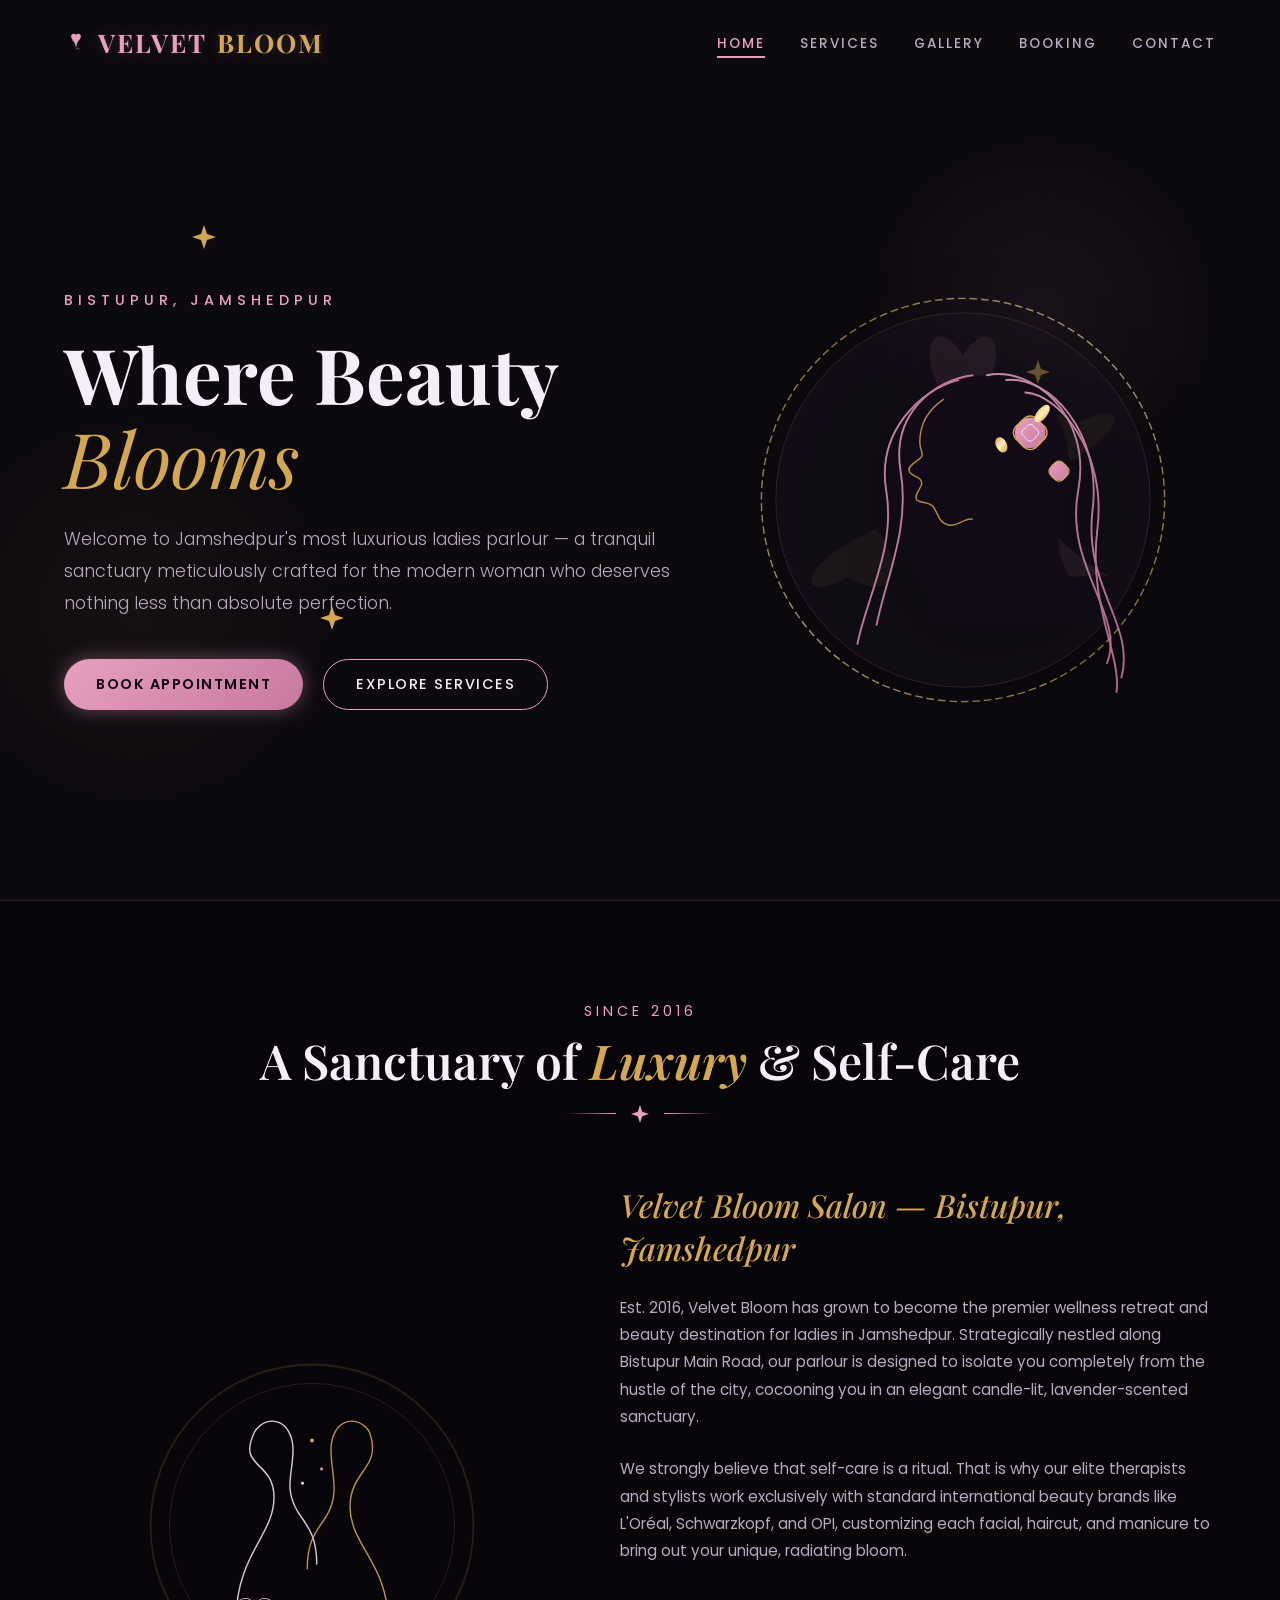
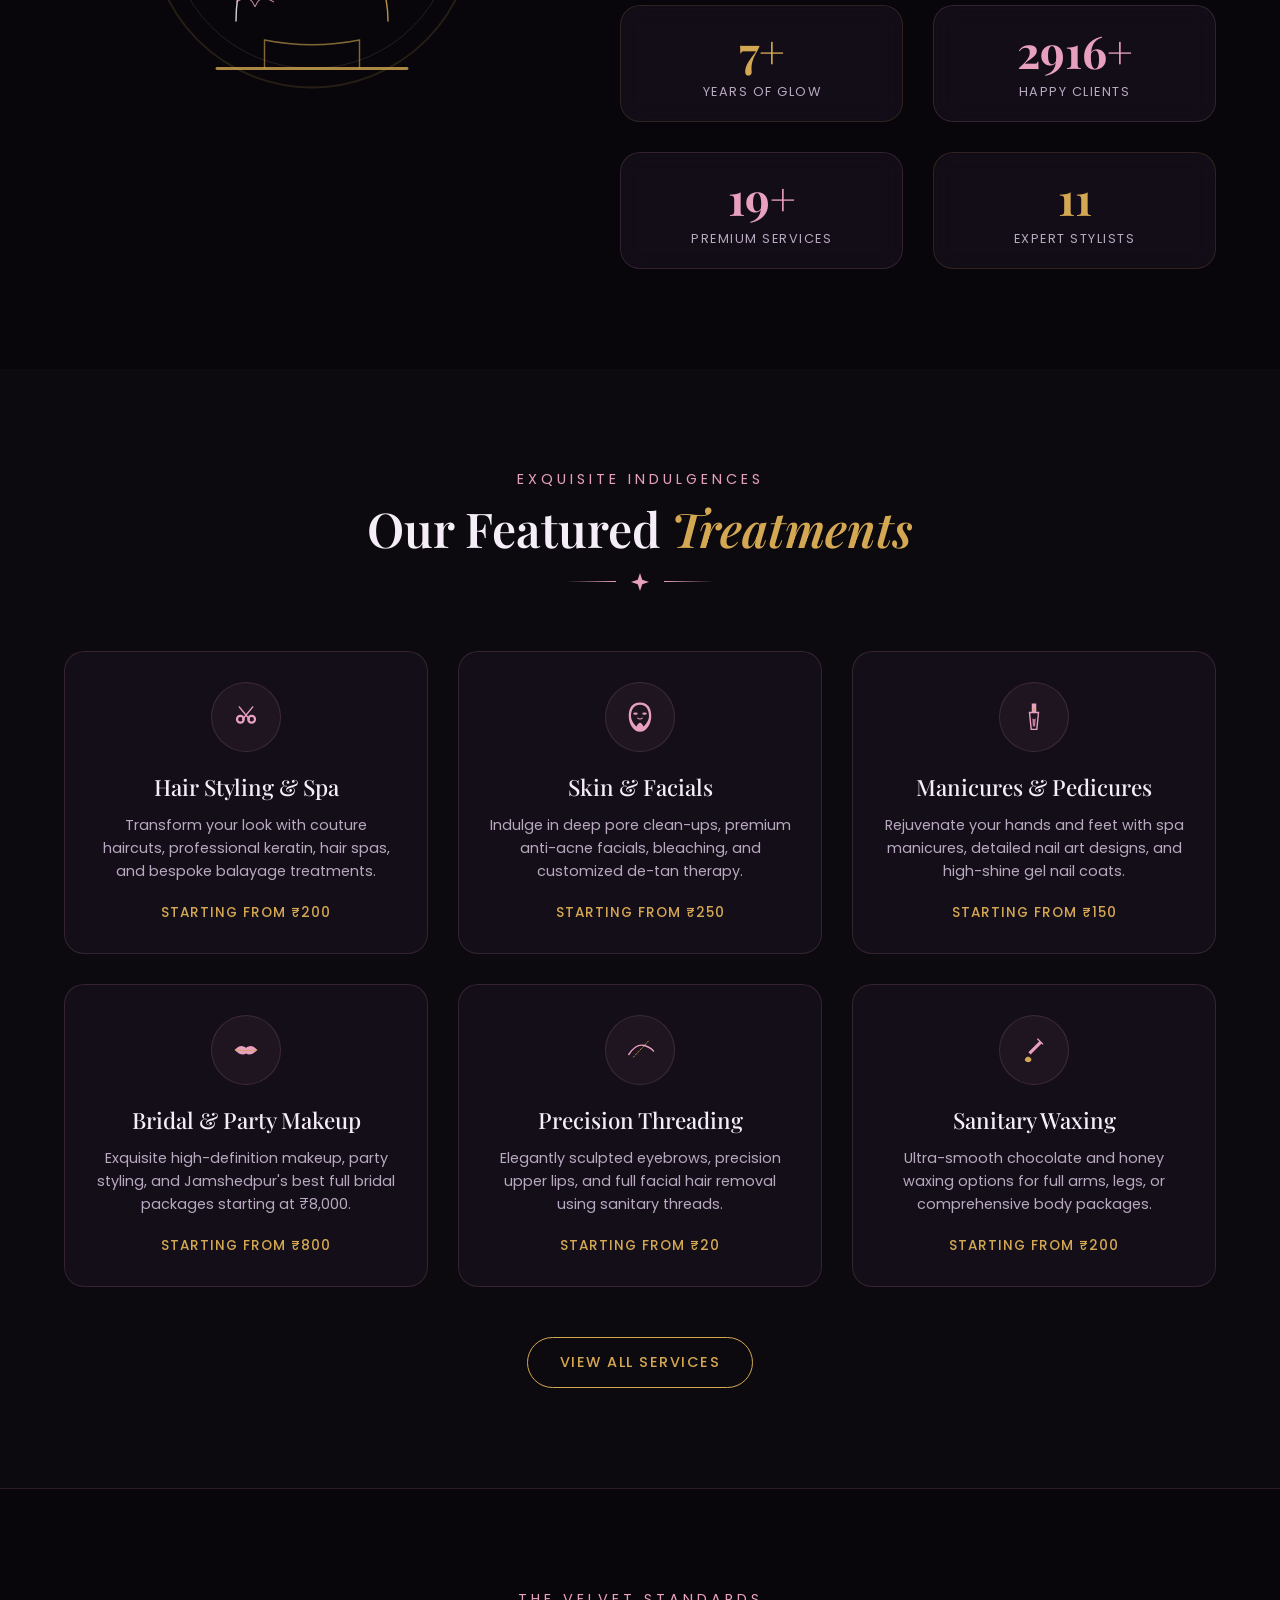
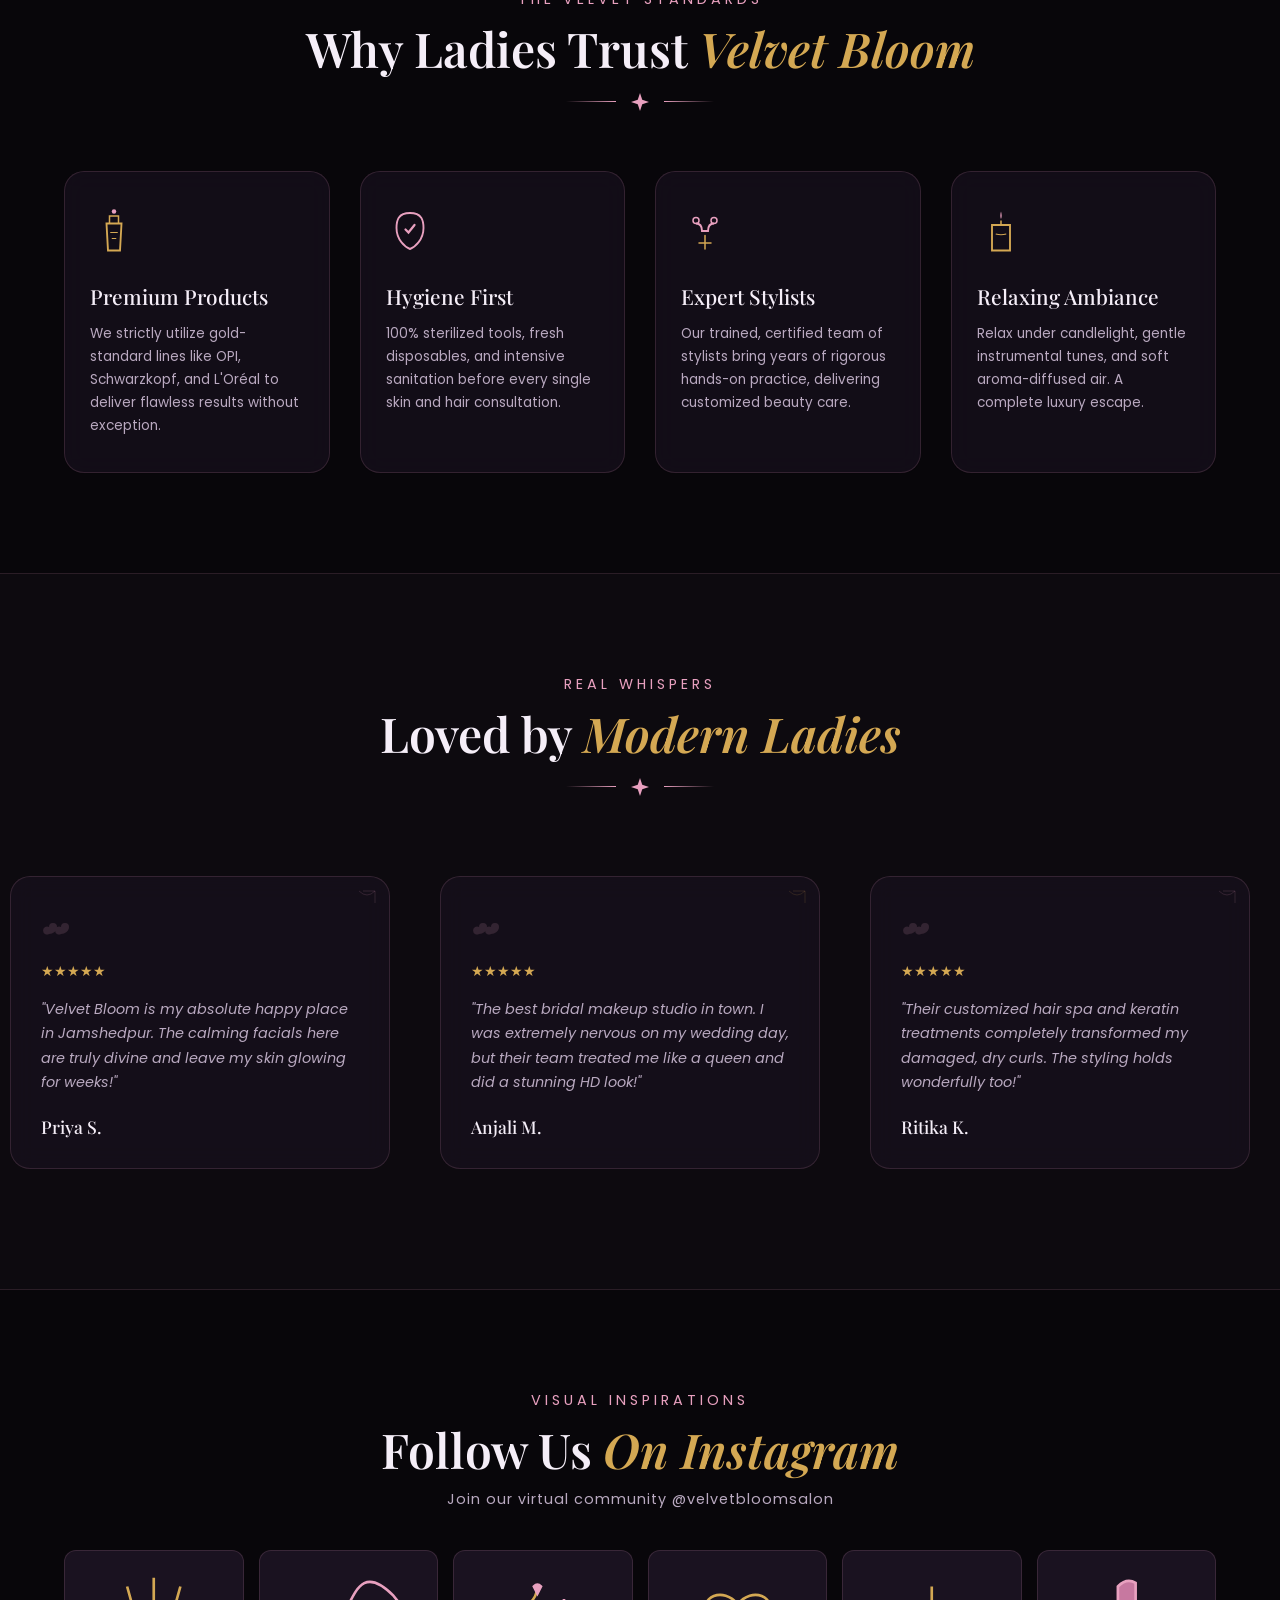
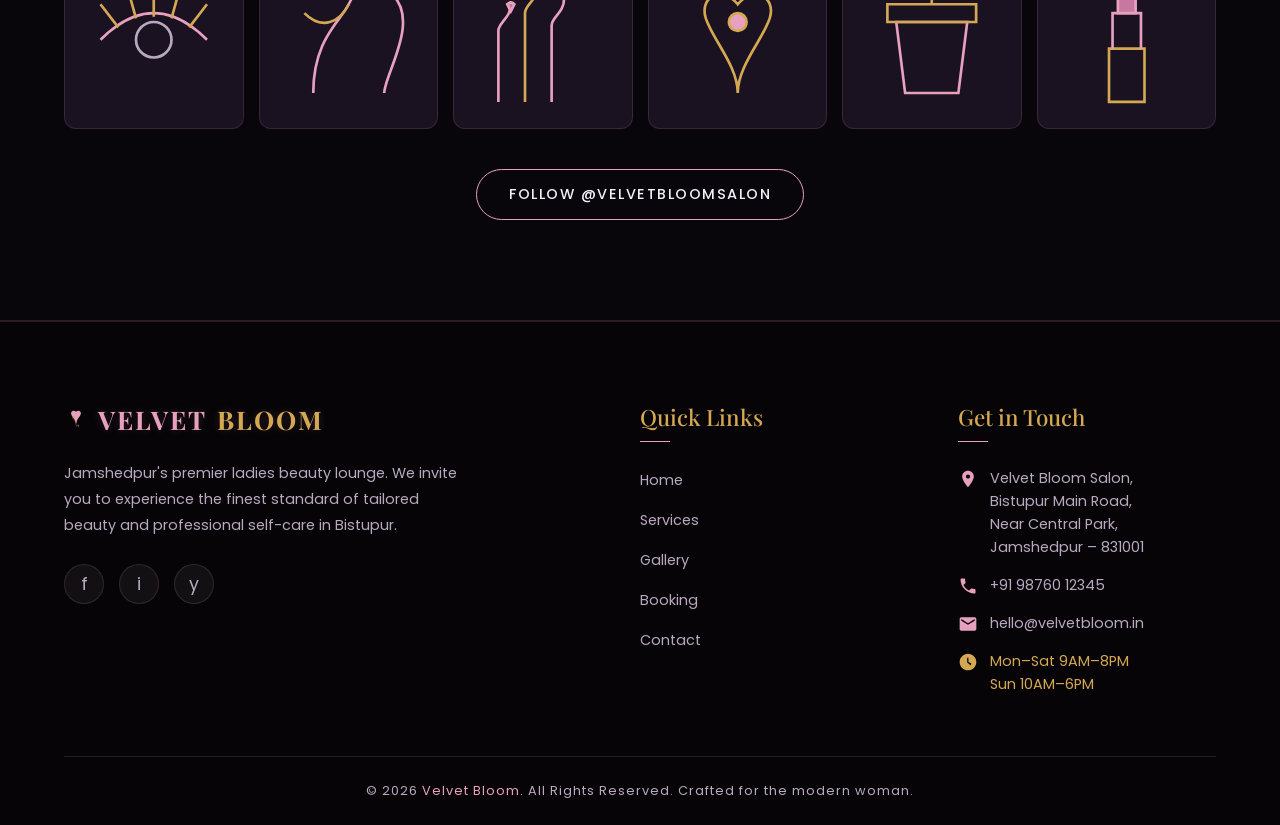
<file: index.html>
<!DOCTYPE html>
<html lang="en">
<head>
  <meta charset="UTF-8">
  <meta name="viewport" content="width=device-width, initial-scale=1.0">
  <meta name="description" content="Experience premium beauty at Velvet Bloom Salon, Jamshedpur's most luxurious ladies parlour in Bistupur. Expert hair styling, glowing skin facials, bridal makeup, and relaxing spa sessions.">
  <title>Velvet Bloom | Luxurious Ladies Parlour Jamshedpur</title>
  
  <!-- CSS Stylesheets -->
  <link rel="stylesheet" href="style.css">
  <link rel="stylesheet" href="animations.css">
  <link rel="stylesheet" href="responsive.css">
</head>
<body>

  <!-- Dynamic Page transition Wrapper -->
  <div class="page-wrapper">

    <!-- STICKY GLASS HEADER -->
    <header class="header-nav">
      <div class="container nav-container">
        <a href="index.html" class="logo">
          <!-- Small rose SVG logo -->
          <svg viewBox="0 0 100 100">
            <path d="M50 20 C60 10, 80 20, 65 40 C55 50, 50 65, 50 80 C50 65, 45 50, 35 40 C20 20, 40 10, 50 20 Z" />
            <path d="M50 45 C45 35, 30 38, 38 48 C45 55, 50 60, 50 65" stroke="#d4a853" stroke-width="2" fill="none" />
            <path d="M50 80 C55 75, 65 72, 60 82" stroke="#e8a0bf" stroke-width="2" fill="none" />
            <circle cx="50" cy="28" r="3" fill="#d4a853" />
          </svg>
          VELVET<span>BLOOM</span>
        </a>

        <!-- Desktop Navigation links -->
        <ul class="nav-links">
          <li><a href="index.html" class="active">Home</a></li>
          <li><a href="services.html">Services</a></li>
          <li><a href="gallery.html">Gallery</a></li>
          <li><a href="booking.html">Booking</a></li>
          <li><a href="contact.html">Contact</a></li>
        </ul>

        <!-- Mobile Drawer Hamburger -->
        <button class="hamburger" aria-label="Toggle Navigation">
          <span></span>
          <span></span>
          <span></span>
        </button>
      </div>
    </header>

    <!-- MOBILE NAVIGATION DRAWER -->
    <div class="mobile-drawer">
      <ul>
        <li><a href="index.html" class="active">Home</a></li>
        <li><a href="services.html">Services</a></li>
        <li><a href="gallery.html">Gallery</a></li>
        <li><a href="booking.html">Booking</a></li>
        <li><a href="contact.html">Contact</a></li>
      </ul>
    </div>

    <!-- HERO SECTION -->
    <section class="hero-section flex-center" style="position: relative; min-height: 100vh; overflow: hidden; padding-top: 100px;">
      <!-- Canvas falling petals layer -->
      <canvas id="petals-canvas"></canvas>

      <!-- Parallax Sparkles & Glowing circles -->
      <svg class="sparkle-svg sparkle-1 parallax-target" data-depth="0.1" data-scroll-speed="-0.05" viewBox="0 0 24 24"><path d="M12 0l3 9 9 3-9 3-3 9-3-9-9-3 9-3z"/></svg>
      <svg class="sparkle-svg sparkle-2 parallax-target" data-depth="0.2" data-scroll-speed="0.1" viewBox="0 0 24 24"><path d="M12 0l3 9 9 3-9 3-3 9-3-9-9-3 9-3z"/></svg>
      <svg class="sparkle-svg sparkle-3 parallax-target" data-depth="0.15" data-scroll-speed="-0.1" viewBox="0 0 24 24"><path d="M12 0l3 9 9 3-9 3-3 9-3-9-9-3 9-3z"/></svg>
      
      <div style="position: absolute; width: 350px; height: 350px; background: radial-gradient(circle, rgba(232,160,191,0.06) 0%, transparent 70%); top: 15%; right: 5%; pointer-events: none;"></div>
      <div style="position: absolute; width: 400px; height: 400px; background: radial-gradient(circle, rgba(212,168,83,0.04) 0%, transparent 70%); bottom: 10%; left: -5%; pointer-events: none;"></div>

      <div class="container" style="z-index: 10; display: grid; grid-template-columns: 1.2fr 1fr; gap: 40px; align-items: center;">
        
        <!-- Hero Text content -->
        <div class="reveal reveal-up" style="max-width: 620px;">
          <span style="font-size: 0.9rem; text-transform: uppercase; letter-spacing: 5px; color: var(--primary); display: block; margin-bottom: 20px; font-weight: 500;">Bistupur, Jamshedpur</span>
          <h1 style="font-family: var(--font-heading); font-size: 4.8rem; font-weight: 700; color: var(--text); line-height: 1.1; margin-bottom: 25px;">
            Where Beauty <span style="font-style: italic; color: var(--gold); font-weight: 400; font-family: var(--font-heading);">Blooms</span>
          </h1>
          <p style="font-size: 1.1rem; color: var(--text-muted); line-height: 1.8; margin-bottom: 40px; font-weight: 300;">
            Welcome to Jamshedpur's most luxurious ladies parlour — a tranquil sanctuary meticulously crafted for the modern woman who deserves nothing less than absolute perfection.
          </p>
          <div style="display: flex; gap: 20px; flex-wrap: wrap;">
            <a href="booking.html" class="btn btn-primary glow-pulse">Book Appointment</a>
            <a href="services.html" class="btn btn-secondary">Explore Services</a>
          </div>
        </div>

        <!-- Hero SVG Vector Illustration (Silhouette Lady + Blooming Roses) -->
        <div class="reveal reveal-right flex-center" style="position: relative;">
          <svg id="hero-illustration" viewBox="0 0 500 500" style="width: 100%; max-width: 480px; filter: drop-shadow(0 15px 30px rgba(0,0,0,0.5));">
            <!-- Background luxury frame circle -->
            <circle cx="250" cy="250" r="210" fill="none" stroke="url(#goldGradient)" stroke-width="1.5" stroke-dasharray="8 4" opacity="0.6"/>
            <circle cx="250" cy="250" r="195" fill="rgba(26, 18, 32, 0.45)" stroke="var(--glass-border)" stroke-width="1"/>
            
            <defs>
              <!-- Gold gradient definition -->
              <linearGradient id="goldGradient" x1="0%" y1="0%" x2="100%" y2="100%">
                <stop offset="0%" stop-color="#d4a853"/>
                <stop offset="50%" stop-color="#ffeeb8"/>
                <stop offset="100%" stop-color="#c59843"/>
              </linearGradient>
              <linearGradient id="roseGradient" x1="0%" y1="0%" x2="100%" y2="100%">
                <stop offset="0%" stop-color="#e8a0bf"/>
                <stop offset="100%" stop-color="#c778a0"/>
              </linearGradient>
            </defs>

            <!-- Back Ground Blooming Petals (Slow spinning animation) -->
            <g transform="translate(250, 250)">
              <g style="animation: rotatePetals 25s linear infinite; transform-origin: center;">
                <!-- Decorative leaves/petals behind profile -->
                <path d="M0 -150 C30 -200, 60 -150, 0 -80 C-60 -150, -30 -200, 0 -150" fill="rgba(232,160,191,0.08)" />
                <path d="M120 -80 C170 -110, 180 -70, 90 -30 C60 -70, 70 -110, 120 -80" fill="rgba(212,168,83,0.06)" />
                <path d="M120 80 C180 70, 170 110, 90 30 C70 110, 60 70, 120 80" fill="rgba(232,160,191,0.08)" />
                <path d="M-120 80 C-170 110, -180 70, -90 30 C-60 70, -70 110, -120 80" fill="rgba(212,168,83,0.06)" />
              </g>
            </g>

            <style>
              @keyframes rotatePetals {
                from { transform: rotate(0deg); }
                to { transform: rotate(360deg); }
              }
            </style>

            <!-- Woman Silhouette with Flowing Hair (Gold/Mauve tones) -->
            <!-- Silhouette Head & Neck base -->
            <path d="M220 380 C220 330, 175 300, 175 230 C175 160, 225 120, 275 120 C325 120, 360 160, 360 210 C360 250, 345 270, 350 300 C355 330, 375 350, 380 380 Z" fill="#130b18" opacity="0.95"/>
            <!-- Elegant face silhouette profile detail facing left -->
            <path d="M230 145 C215 155, 205 170, 205 190 C205 198, 210 202, 206 206 C202 210, 192 214, 194 220 C196 226, 207 225, 207 232 C207 238, 198 245, 202 250 C206 254, 214 251, 219 257 C224 263, 224 274, 235 276 C245 278, 252 268, 260 270" fill="none" stroke="#d4a853" stroke-width="1.5" opacity="0.8" />
            
            <!-- Hand-crafted Flowing Hair Lines (animated stroke path) -->
            <g stroke="url(#roseGradient)" stroke-width="2" fill="none" stroke-linecap="round" opacity="0.85">
              <!-- Back hair waves -->
              <path class="flow-hair" d="M275 120 C320 110, 385 160, 370 240 C355 320, 420 370, 400 420" />
              <path class="flow-hair" d="M295 125 C340 120, 395 180, 385 260 C375 340, 430 380, 415 435" style="animation-delay: 0.5s;" />
              <path class="flow-hair" d="M315 138 C350 140, 400 200, 390 280 C380 360, 415 410, 410 450" style="animation-delay: 1s;" />
              <!-- Elegant stray strands flowing down the front profile -->
              <path class="flow-hair" d="M260 120 C220 125, 175 160, 185 220 C195 280, 170 330, 160 380" style="animation-delay: 1.5s;" />
              <path class="flow-hair" d="M245 125 C205 135, 160 180, 170 240 C180 300, 150 350, 140 400" style="animation-delay: 2s;" />
            </g>

            <!-- Foreground Blooming Gold/Pink Flowers clustered on hair -->
            <!-- Rose Blossom 1 -->
            <g transform="translate(320, 180)">
              <circle cx="0" cy="0" r="16" fill="url(#roseGradient)" />
              <path d="M-10 -10 C-5 -20, 5 -20, 10 -10 C20 -5, 20 5, 10 10 C5 20, -5 20, -10 10 C-20 5, -20 -5, -10 -10 Z" fill="none" stroke="#d4a853" stroke-width="1.5" />
              <path d="M-5 -5 C-2 -10, 2 -10, 5 -5 C10 -2, 10 2, 5 5 C2 10, -2 10, -5 5 C-10 2, -10 -2, -5 -5 Z" fill="none" stroke="#f5eef8" stroke-width="1" />
            </g>
            <!-- Rose Blossom 2 (Smaller) -->
            <g transform="translate(350, 220)">
              <circle cx="0" cy="0" r="10" fill="url(#roseGradient)" />
              <path d="M-6 -6 C-3 -12, 3 -12, 6 -6 C12 -3, 12 3, 6 6 C3 12, -3 12, -6 6 C-12 3, -12 -3, -6 -6 Z" fill="none" stroke="#d4a853" stroke-width="1.2" />
            </g>
            <!-- Golden decorative leaf paths -->
            <path d="M335 165 C345 155, 340 145, 330 155 C320 165, 325 175, 335 165 Z" fill="url(#goldGradient)" />
            <path d="M295 190 C290 180, 280 185, 285 195 C290 205, 300 200, 295 190 Z" fill="url(#goldGradient)" />
          </svg>
        </div>

      </div>
    </section>

    <!-- ABOUT SECTION -->
    <section class="about-section section-padding" style="background: #08060a; border-top: 1px solid var(--glass-border); position: relative;">
      <div class="container">
        
        <div class="section-title-wrapper reveal reveal-up">
          <span class="section-subtitle">Since 2016</span>
          <h2 class="section-title">A Sanctuary of <span>Luxury</span> & Self-Care</h2>
          <div class="title-divider">
            <span class="line"></span>
            <svg viewBox="0 0 24 24" style="width: 18px; height: 18px; fill: var(--primary);"><path d="M12 0l3 9 9 3-9 3-3 9-3-9-9-3 9-3z"/></svg>
            <span class="line right"></span>
          </div>
        </div>

        <div style="display: grid; grid-template-columns: 1fr 1.2fr; gap: 60px; align-items: center;">
          <!-- Left: Minimalist Gold/Lavender mirror line art representation -->
          <div class="reveal reveal-left flex-center" style="position: relative; padding: 20px;">
            <svg viewBox="0 0 400 400" style="width: 100%; max-width: 380px;">
              <!-- Circle Frame -->
              <circle cx="200" cy="200" r="170" fill="none" stroke="rgba(212,168,83,0.15)" stroke-width="2"/>
              <circle cx="200" cy="200" r="150" fill="none" stroke="var(--glass-border)" stroke-width="1"/>
              
              <!-- Elegantly illustrated mirror base -->
              <path d="M100 350 L300 350" stroke="#d4a853" stroke-width="3" stroke-linecap="round" opacity="0.8"/>
              <path d="M150 350 L150 320 Q200 330 250 320 L250 350" fill="none" stroke="#d4a853" stroke-width="1.5" opacity="0.6"/>

              <!-- Line art of two women at mirror sharing beauty consultation -->
              <!-- Woman Left Profile line -->
              <path d="M120 300 C120 230, 160 210, 160 170 C160 130, 120 140, 140 100 C155 80, 180 90, 180 120 C180 145, 170 160, 185 185 C195 200, 205 210, 205 240" fill="none" stroke="#f5eef8" stroke-width="1.5" stroke-linecap="round" opacity="0.85"/>
              <!-- Stylized floral embellishments on her shoulder -->
              <path d="M120 280 Q135 270 140 285 Q145 270 160 280" fill="none" stroke="#e8a0bf" stroke-width="1"/>

              <!-- Woman Right Profile line -->
              <path d="M280 300 C280 240, 240 220, 240 180 C240 140, 275 140, 260 100 C245 80, 220 90, 220 120 C220 145, 230 165, 215 190 C205 205, 195 215, 195 245" fill="none" stroke="#d4a853" stroke-width="1.5" stroke-linecap="round" opacity="0.85"/>
              <!-- Elegant floating sparkles -->
              <circle cx="200" cy="110" r="2" fill="#d4a853"/>
              <circle cx="210" cy="140" r="1.5" fill="#e8a0bf"/>
              <circle cx="190" cy="155" r="1.5" fill="#f5eef8"/>
            </svg>
          </div>

          <!-- Right: Text Description + Stat Grid -->
          <div class="reveal reveal-right">
            <h3 style="font-family: var(--font-heading); font-size: 2rem; color: var(--gold); margin-bottom: 25px; font-weight: 500; font-style: italic;">Velvet Bloom Salon — Bistupur, Jamshedpur</h3>
            <p style="color: var(--text-muted); line-height: 1.8; margin-bottom: 25px; font-size: 0.95rem;">
              Est. 2016, Velvet Bloom has grown to become the premier wellness retreat and beauty destination for ladies in Jamshedpur. Strategically nestled along Bistupur Main Road, our parlour is designed to isolate you completely from the hustle of the city, cocooning you in an elegant candle-lit, lavender-scented sanctuary.
            </p>
            <p style="color: var(--text-muted); line-height: 1.8; margin-bottom: 40px; font-size: 0.95rem;">
              We strongly believe that self-care is a ritual. That is why our elite therapists and stylists work exclusively with standard international beauty brands like L'Oréal, Schwarzkopf, and OPI, customizing each facial, haircut, and manicure to bring out your unique, radiating bloom.
            </p>

            <!-- Grid of 4 stats with count-up on scroll -->
            <div style="display: grid; grid-template-columns: repeat(2, 1fr); gap: 30px;">
              <div class="glass-card" style="padding: 20px; text-align: center; border-color: rgba(212,168,83,0.15);">
                <div class="stat-number" data-count="8" data-suffix="+" style="font-family: var(--font-heading); font-size: 2.8rem; font-weight: 700; color: var(--gold); line-height: 1.1;">0</div>
                <div style="font-size: 0.8rem; text-transform: uppercase; letter-spacing: 1.5px; color: var(--text-muted); margin-top: 8px;">Years of Glow</div>
              </div>
              <div class="glass-card" style="padding: 20px; text-align: center; border-color: rgba(232,160,191,0.15);">
                <div class="stat-number" data-count="3000" data-suffix="+" style="font-family: var(--font-heading); font-size: 2.8rem; font-weight: 700; color: var(--primary); line-height: 1.1;">0</div>
                <div style="font-size: 0.8rem; text-transform: uppercase; letter-spacing: 1.5px; color: var(--text-muted); margin-top: 8px;">Happy Clients</div>
              </div>
              <div class="glass-card" style="padding: 20px; text-align: center; border-color: rgba(232,160,191,0.15);">
                <div class="stat-number" data-count="20" data-suffix="+" style="font-family: var(--font-heading); font-size: 2.8rem; font-weight: 700; color: var(--primary); line-height: 1.1;">0</div>
                <div style="font-size: 0.8rem; text-transform: uppercase; letter-spacing: 1.5px; color: var(--text-muted); margin-top: 8px;">Premium Services</div>
              </div>
              <div class="glass-card" style="padding: 20px; text-align: center; border-color: rgba(212,168,83,0.15);">
                <div class="stat-number" data-count="12" data-suffix="" style="font-family: var(--font-heading); font-size: 2.8rem; font-weight: 700; color: var(--gold); line-height: 1.1;">0</div>
                <div style="font-size: 0.8rem; text-transform: uppercase; letter-spacing: 1.5px; color: var(--text-muted); margin-top: 8px;">Expert Stylists</div>
              </div>
            </div>

          </div>
        </div>

      </div>
    </section>

    <!-- SERVICES PREVIEW -->
    <section class="services-preview-section section-padding" style="background: var(--bg-color);">
      <div class="container">

        <div class="section-title-wrapper reveal reveal-up">
          <span class="section-subtitle">Exquisite Indulgences</span>
          <h2 class="section-title">Our Featured <span>Treatments</span></h2>
          <div class="title-divider">
            <span class="line"></span>
            <svg viewBox="0 0 24 24" style="width: 18px; height: 18px; fill: var(--primary);"><path d="M12 0l3 9 9 3-9 3-3 9-3-9-9-3 9-3z"/></svg>
            <span class="line right"></span>
          </div>
        </div>

        <!-- 6 service cards with customized inline SVGs -->
        <div style="display: grid; grid-template-columns: repeat(auto-fit, minmax(320px, 1fr)); gap: 30px; margin-bottom: 50px;">
          
          <!-- Card 1 - Hair -->
          <div class="glass-card reveal reveal-up delay-100" style="text-align: center; position: relative; overflow: hidden;">
            <div style="width: 70px; height: 70px; margin: 0 auto 20px auto; background: rgba(232,160,191,0.05); border-radius: 50%; display: flex; justify-content: center; align-items: center; border: 1px solid rgba(232,160,191,0.15);">
              <svg viewBox="0 0 64 64" class="animate-float" style="width: 36px; height: 36px; fill: var(--primary);">
                <!-- scissors icon -->
                <path d="M22 28 A8 8 0 1 0 22 44 A8 8 0 1 0 22 28 Z M22 32 A4 4 0 1 1 22 40 A4 4 0 1 1 22 32" />
                <path d="M42 28 A8 8 0 1 0 42 44 A8 8 0 1 0 42 28 Z M42 32 A4 4 0 1 1 42 40 A4 4 0 1 1 42 32" />
                <path d="M26 36 L44 14" stroke="var(--primary)" stroke-width="2.5" stroke-linecap="round"/>
                <path d="M38 36 L20 14" stroke="var(--primary)" stroke-width="2.5" stroke-linecap="round"/>
              </svg>
            </div>
            <h3 style="font-family: var(--font-heading); font-size: 1.4rem; margin-bottom: 12px; font-weight: 500;">Hair Styling & Spa</h3>
            <p style="color: var(--text-muted); font-size: 0.9rem; line-height: 1.6; margin-bottom: 20px;">
              Transform your look with couture haircuts, professional keratin, hair spas, and bespoke balayage treatments.
            </p>
            <div style="font-size: 0.85rem; color: var(--gold); font-weight: 500; letter-spacing: 1px;">STARTING FROM ₹200</div>
          </div>

          <!-- Card 2 - Skin -->
          <div class="glass-card reveal reveal-up delay-200" style="text-align: center; position: relative; overflow: hidden;">
            <div style="width: 70px; height: 70px; margin: 0 auto 20px auto; background: rgba(232,160,191,0.05); border-radius: 50%; display: flex; justify-content: center; align-items: center; border: 1px solid rgba(232,160,191,0.15);">
              <svg viewBox="0 0 64 64" class="animate-float" style="width: 36px; height: 36px; fill: var(--primary);">
                <!-- facial mask shape -->
                <path d="M32 6 C18 6, 12 16, 12 30 C12 44, 20 58, 32 58 C44 58, 52 44, 52 30 C52 16, 46 6, 32 6 Z M32 10 C42 10, 48 18, 48 30 C48 37, 43 45, 38 49 C37 45, 34 42, 32 42 C30 42, 27 45, 26 49 C21 45, 16 37, 16 30 C16 18, 22 10, 32 10 Z" />
                <ellipse cx="24" cy="26" rx="4" ry="2" />
                <ellipse cx="40" cy="26" rx="4" ry="2" />
                <path d="M28 34 Q32 37 36 34" fill="none" stroke="var(--primary)" stroke-width="2" stroke-linecap="round" />
              </svg>
            </div>
            <h3 style="font-family: var(--font-heading); font-size: 1.4rem; margin-bottom: 12px; font-weight: 500;">Skin & Facials</h3>
            <p style="color: var(--text-muted); font-size: 0.9rem; line-height: 1.6; margin-bottom: 20px;">
              Indulge in deep pore clean-ups, premium anti-acne facials, bleaching, and customized de-tan therapy.
            </p>
            <div style="font-size: 0.85rem; color: var(--gold); font-weight: 500; letter-spacing: 1px;">STARTING FROM ₹250</div>
          </div>

          <!-- Card 3 - Nails -->
          <div class="glass-card reveal reveal-up delay-300" style="text-align: center; position: relative; overflow: hidden;">
            <div style="width: 70px; height: 70px; margin: 0 auto 20px auto; background: rgba(232,160,191,0.05); border-radius: 50%; display: flex; justify-content: center; align-items: center; border: 1px solid rgba(232,160,191,0.15);">
              <svg viewBox="0 0 64 64" class="animate-float" style="width: 36px; height: 36px; fill: var(--primary);">
                <!-- nail polish bottle -->
                <path d="M24 24 L40 24 L37 54 L27 54 Z" fill="none" stroke="var(--primary)" stroke-width="2.5" />
                <path d="M28 24 L28 8 L36 8 L36 24 Z" fill="var(--primary)" />
                <path d="M29 34 Q32 38 35 34 L34 48 Q32 50 30 48 Z" fill="var(--secondary)" />
                <circle cx="32" cy="18" r="2" fill="#d4a853" />
              </svg>
            </div>
            <h3 style="font-family: var(--font-heading); font-size: 1.4rem; margin-bottom: 12px; font-weight: 500;">Manicures & Pedicures</h3>
            <p style="color: var(--text-muted); font-size: 0.9rem; line-height: 1.6; margin-bottom: 20px;">
              Rejuvenate your hands and feet with spa manicures, detailed nail art designs, and high-shine gel nail coats.
            </p>
            <div style="font-size: 0.85rem; color: var(--gold); font-weight: 500; letter-spacing: 1px;">STARTING FROM ₹150</div>
          </div>

          <!-- Card 4 - Makeup -->
          <div class="glass-card reveal reveal-up delay-100" style="text-align: center; position: relative; overflow: hidden;">
            <div style="width: 70px; height: 70px; margin: 0 auto 20px auto; background: rgba(232,160,191,0.05); border-radius: 50%; display: flex; justify-content: center; align-items: center; border: 1px solid rgba(232,160,191,0.15);">
              <svg viewBox="0 0 64 64" class="animate-float" style="width: 36px; height: 36px; fill: var(--primary);">
                <!-- elegant lips shape -->
                <path d="M12 32 Q22 20 32 28 Q42 20 52 32 Q40 44 32 38 Q24 44 12 32 Z" />
                <path d="M12 32 Q32 34 52 32" fill="none" stroke="#d4a853" stroke-width="1.5" />
              </svg>
            </div>
            <h3 style="font-family: var(--font-heading); font-size: 1.4rem; margin-bottom: 12px; font-weight: 500;">Bridal & Party Makeup</h3>
            <p style="color: var(--text-muted); font-size: 0.9rem; line-height: 1.6; margin-bottom: 20px;">
              Exquisite high-definition makeup, party styling, and Jamshedpur's best full bridal packages starting at ₹8,000.
            </p>
            <div style="font-size: 0.85rem; color: var(--gold); font-weight: 500; letter-spacing: 1px;">STARTING FROM ₹800</div>
          </div>

          <!-- Card 5 - Threading -->
          <div class="glass-card reveal reveal-up delay-200" style="text-align: center; position: relative; overflow: hidden;">
            <div style="width: 70px; height: 70px; margin: 0 auto 20px auto; background: rgba(232,160,191,0.05); border-radius: 50%; display: flex; justify-content: center; align-items: center; border: 1px solid rgba(232,160,191,0.15);">
              <svg viewBox="0 0 64 64" class="animate-float" style="width: 36px; height: 36px; stroke: var(--primary); fill: none; stroke-width: 2.5;">
                <!-- perfect eyebrow arch -->
                <path d="M12 40 Q25 20 40 24 Q52 28 56 34" stroke-linecap="round" />
                <path d="M20 45 L48 15" stroke="var(--gold)" stroke-width="1.5" stroke-dasharray="4 2" />
              </svg>
            </div>
            <h3 style="font-family: var(--font-heading); font-size: 1.4rem; margin-bottom: 12px; font-weight: 500;">Precision Threading</h3>
            <p style="color: var(--text-muted); font-size: 0.9rem; line-height: 1.6; margin-bottom: 20px;">
              Elegantly sculpted eyebrows, precision upper lips, and full facial hair removal using sanitary threads.
            </p>
            <div style="font-size: 0.85rem; color: var(--gold); font-weight: 500; letter-spacing: 1px;">STARTING FROM ₹20</div>
          </div>

          <!-- Card 6 - Waxing -->
          <div class="glass-card reveal reveal-up delay-300" style="text-align: center; position: relative; overflow: hidden;">
            <div style="width: 70px; height: 70px; margin: 0 auto 20px auto; background: rgba(232,160,191,0.05); border-radius: 50%; display: flex; justify-content: center; align-items: center; border: 1px solid rgba(232,160,191,0.15);">
              <svg viewBox="0 0 64 64" class="animate-float" style="width: 36px; height: 36px; fill: var(--primary);">
                <!-- honey spoon or drop -->
                <path d="M42 16 L22 36 L26 40 L46 20 Z" />
                <path d="M16 48 C14 52 22 56 26 52 C30 48 24 44 22 44 C20 44 18 44 16 48 Z" fill="var(--gold)" />
                <path d="M38 12 L48 22" stroke="var(--primary)" stroke-width="2.5" />
              </svg>
            </div>
            <h3 style="font-family: var(--font-heading); font-size: 1.4rem; margin-bottom: 12px; font-weight: 500;">Sanitary Waxing</h3>
            <p style="color: var(--text-muted); font-size: 0.9rem; line-height: 1.6; margin-bottom: 20px;">
              Ultra-smooth chocolate and honey waxing options for full arms, legs, or comprehensive body packages.
            </p>
            <div style="font-size: 0.85rem; color: var(--gold); font-weight: 500; letter-spacing: 1px;">STARTING FROM ₹200</div>
          </div>

        </div>

        <div style="text-align: center; z-index: 10;">
          <a href="services.html" class="btn btn-gold">View All Services</a>
        </div>

      </div>
    </section>

    <!-- WHY CHOOSE US SECTION -->
    <section class="why-choose-us-section section-padding" style="background: #08060a; border-top: 1px solid var(--glass-border); border-bottom: 1px solid var(--glass-border);">
      <div class="container">

        <div class="section-title-wrapper reveal reveal-up">
          <span class="section-subtitle">The Velvet Standards</span>
          <h2 class="section-title">Why Ladies Trust <span>Velvet Bloom</span></h2>
          <div class="title-divider">
            <span class="line"></span>
            <svg viewBox="0 0 24 24" style="width: 18px; height: 18px; fill: var(--primary);"><path d="M12 0l3 9 9 3-9 3-3 9-3-9-9-3 9-3z"/></svg>
            <span class="line right"></span>
          </div>
        </div>

        <!-- 4 boxes sliding in from left and right -->
        <div style="display: grid; grid-template-columns: repeat(auto-fit, minmax(260px, 1fr)); gap: 30px;">
          
          <div class="glass-card reveal reveal-left delay-100" style="padding: 35px 25px;">
            <svg viewBox="0 0 64 64" style="width: 48px; height: 48px; fill: var(--gold); margin-bottom: 20px;">
              <!-- premium perfume bottle silhouette -->
              <path d="M22 22 L42 22 L40 58 L24 58 Z" fill="none" stroke="var(--gold)" stroke-width="2.5" />
              <path d="M26 22 L26 12 L38 12 L38 22" fill="none" stroke="var(--gold)" stroke-width="2" />
              <circle cx="32" cy="6" r="3" fill="var(--primary)" />
              <path d="M27 34 L37 34 M29 42 L35 42" stroke="var(--gold)" stroke-width="1.5" />
            </svg>
            <h3 style="font-family: var(--font-heading); font-size: 1.3rem; margin-bottom: 12px; font-weight: 500; color: var(--text);">Premium Products</h3>
            <p style="color: var(--text-muted); font-size: 0.85rem; line-height: 1.7;">
              We strictly utilize gold-standard lines like OPI, Schwarzkopf, and L'Oréal to deliver flawless results without exception.
            </p>
          </div>

          <div class="glass-card reveal reveal-left" style="padding: 35px 25px;">
            <svg viewBox="0 0 64 64" style="width: 48px; height: 48px; fill: var(--primary); margin-bottom: 20px;">
              <!-- Hygiene Shield -->
              <path d="M32 8 C16 8 14 18 14 28 C14 44 26 54 32 56 C38 54 50 44 50 28 C50 18 48 8 32 8 Z" fill="none" stroke="var(--primary)" stroke-width="2.5" />
              <path d="M26 30 L30 34 L38 24" fill="none" stroke="var(--primary)" stroke-width="3" stroke-linecap="round" />
            </svg>
            <h3 style="font-family: var(--font-heading); font-size: 1.3rem; margin-bottom: 12px; font-weight: 500; color: var(--text);">Hygiene First</h3>
            <p style="color: var(--text-muted); font-size: 0.85rem; line-height: 1.7;">
              100% sterilized tools, fresh disposables, and intensive sanitation before every single skin and hair consultation.
            </p>
          </div>

          <div class="glass-card reveal reveal-right" style="padding: 35px 25px;">
            <svg viewBox="0 0 64 64" style="width: 48px; height: 48px; fill: var(--primary); margin-bottom: 20px;">
              <!-- Expert scissors and award crown -->
              <path d="M20 22 C26 22 28 26 28 32 L36 32 C36 26 38 22 44 22" fill="none" stroke="var(--primary)" stroke-width="2.5" />
              <circle cx="20" cy="18" r="4" stroke="var(--primary)" stroke-width="2" fill="none" />
              <circle cx="44" cy="18" r="4" stroke="var(--primary)" stroke-width="2" fill="none" />
              <path d="M32 38 L32 56 M24 48 L40 48" stroke="var(--gold)" stroke-width="2" stroke-linecap="round"/>
            </svg>
            <h3 style="font-family: var(--font-heading); font-size: 1.3rem; margin-bottom: 12px; font-weight: 500; color: var(--text);">Expert Stylists</h3>
            <p style="color: var(--text-muted); font-size: 0.85rem; line-height: 1.7;">
              Our trained, certified team of stylists bring years of rigorous hands-on practice, delivering customized beauty care.
            </p>
          </div>

          <div class="glass-card reveal reveal-right delay-100" style="padding: 35px 25px;">
            <svg viewBox="0 0 64 64" style="width: 48px; height: 48px; fill: var(--gold); margin-bottom: 20px;">
              <!-- luxury candle in jar -->
              <path d="M20 24 L44 24 L44 58 L20 58 Z" fill="none" stroke="var(--gold)" stroke-width="2.5" />
              <path d="M32 24 L32 18" stroke="var(--gold)" stroke-width="2" />
              <path d="M32 16 C34 12, 32 6, 32 6 C32 6, 30 12, 32 16 Z" fill="var(--primary)" />
              <path d="M25 36 Q32 38 39 36" fill="none" stroke="var(--gold)" stroke-width="1.5" />
            </svg>
            <h3 style="font-family: var(--font-heading); font-size: 1.3rem; margin-bottom: 12px; font-weight: 500; color: var(--text);">Relaxing Ambiance</h3>
            <p style="color: var(--text-muted); font-size: 0.85rem; line-height: 1.7;">
              Relax under candlelight, gentle instrumental tunes, and soft aroma-diffused air. A complete luxury escape.
            </p>
          </div>

        </div>

      </div>
    </section>

    <!-- TESTIMONIALS MARQUEE -->
    <section class="testimonials-section section-padding" style="background: var(--bg-color); overflow: hidden;">
      <div class="container">

        <div class="section-title-wrapper reveal reveal-up">
          <span class="section-subtitle">Real Whispers</span>
          <h2 class="section-title">Loved by <span>Modern Ladies</span></h2>
          <div class="title-divider">
            <span class="line"></span>
            <svg viewBox="0 0 24 24" style="width: 18px; height: 18px; fill: var(--primary);"><path d="M12 0l3 9 9 3-9 3-3 9-3-9-9-3 9-3z"/></svg>
            <span class="line right"></span>
          </div>
        </div>

      </div>

      <!-- Infinite horizontal marquee -->
      <div class="marquee-container">
        <div class="marquee-content">
          
          <!-- Card 1 -->
          <div class="glass-card" style="width: 380px; flex-shrink: 0; position: relative; margin: 0 10px;">
            <!-- Floral Corner decorative border inside card -->
            <svg viewBox="0 0 100 100" style="position: absolute; top: 10px; right: 10px; width: 40px; height: 40px; fill: none; stroke: rgba(232,160,191,0.25); stroke-width: 1.5;">
              <path d="M90 10 L60 10 M90 10 L90 40 M90 10 Q70 30 50 10" />
            </svg>
            <!-- Quote Vector -->
            <svg viewBox="0 0 64 64" style="width: 32px; height: 32px; fill: var(--primary); opacity: 0.15; margin-bottom: 15px;">
              <path d="M16 40 A8 8 0 1 1 32 40 C32 48 24 54 16 54 A8 8 0 1 1 16 40 Z" />
              <path d="M40 40 A8 8 0 1 1 56 40 C56 48 48 54 40 54 A8 8 0 1 1 40 40 Z" />
            </svg>
            <div style="color: var(--gold); margin-bottom: 15px; font-size: 0.9rem;">★★★★★</div>
            <p style="color: var(--text-muted); font-size: 0.9rem; line-height: 1.7; margin-bottom: 20px; font-style: italic; white-space: normal;">
              "Velvet Bloom is my absolute happy place in Jamshedpur. The calming facials here are truly divine and leave my skin glowing for weeks!"
            </p>
            <h4 style="font-family: var(--font-heading); color: var(--text); font-weight: 500; font-size: 1.1rem;">Priya S.</h4>
          </div>

          <!-- Card 2 -->
          <div class="glass-card" style="width: 380px; flex-shrink: 0; position: relative; margin: 0 10px;">
            <svg viewBox="0 0 100 100" style="position: absolute; top: 10px; right: 10px; width: 40px; height: 40px; fill: none; stroke: rgba(212,168,83,0.25); stroke-width: 1.5;">
              <path d="M90 10 L60 10 M90 10 L90 40 M90 10 Q70 30 50 10" />
            </svg>
            <svg viewBox="0 0 64 64" style="width: 32px; height: 32px; fill: var(--primary); opacity: 0.15; margin-bottom: 15px;">
              <path d="M16 40 A8 8 0 1 1 32 40 C32 48 24 54 16 54 A8 8 0 1 1 16 40 Z" />
              <path d="M40 40 A8 8 0 1 1 56 40 C56 48 48 54 40 54 A8 8 0 1 1 40 40 Z" />
            </svg>
            <div style="color: var(--gold); margin-bottom: 15px; font-size: 0.9rem;">★★★★★</div>
            <p style="color: var(--text-muted); font-size: 0.9rem; line-height: 1.7; margin-bottom: 20px; font-style: italic; white-space: normal;">
              "The best bridal makeup studio in town. I was extremely nervous on my wedding day, but their team treated me like a queen and did a stunning HD look!"
            </p>
            <h4 style="font-family: var(--font-heading); color: var(--text); font-weight: 500; font-size: 1.1rem;">Anjali M.</h4>
          </div>

          <!-- Card 3 -->
          <div class="glass-card" style="width: 380px; flex-shrink: 0; position: relative; margin: 0 10px;">
            <svg viewBox="0 0 100 100" style="position: absolute; top: 10px; right: 10px; width: 40px; height: 40px; fill: none; stroke: rgba(232,160,191,0.25); stroke-width: 1.5;">
              <path d="M90 10 L60 10 M90 10 L90 40 M90 10 Q70 30 50 10" />
            </svg>
            <svg viewBox="0 0 64 64" style="width: 32px; height: 32px; fill: var(--primary); opacity: 0.15; margin-bottom: 15px;">
              <path d="M16 40 A8 8 0 1 1 32 40 C32 48 24 54 16 54 A8 8 0 1 1 16 40 Z" />
              <path d="M40 40 A8 8 0 1 1 56 40 C56 48 48 54 40 54 A8 8 0 1 1 40 40 Z" />
            </svg>
            <div style="color: var(--gold); margin-bottom: 15px; font-size: 0.9rem;">★★★★★</div>
            <p style="color: var(--text-muted); font-size: 0.9rem; line-height: 1.7; margin-bottom: 20px; font-style: italic; white-space: normal;">
              "Their customized hair spa and keratin treatments completely transformed my damaged, dry curls. The styling holds wonderfully too!"
            </p>
            <h4 style="font-family: var(--font-heading); color: var(--text); font-weight: 500; font-size: 1.1rem;">Ritika K.</h4>
          </div>

          <!-- Card 4 -->
          <div class="glass-card" style="width: 380px; flex-shrink: 0; position: relative; margin: 0 10px;">
            <svg viewBox="0 0 100 100" style="position: absolute; top: 10px; right: 10px; width: 40px; height: 40px; fill: none; stroke: rgba(212,168,83,0.25); stroke-width: 1.5;">
              <path d="M90 10 L60 10 M90 10 L90 40 M90 10 Q70 30 50 10" />
            </svg>
            <svg viewBox="0 0 64 64" style="width: 32px; height: 32px; fill: var(--primary); opacity: 0.15; margin-bottom: 15px;">
              <path d="M16 40 A8 8 0 1 1 32 40 C32 48 24 54 16 54 A8 8 0 1 1 16 40 Z" />
              <path d="M40 40 A8 8 0 1 1 56 40 C56 48 48 54 40 54 A8 8 0 1 1 40 40 Z" />
            </svg>
            <div style="color: var(--gold); margin-bottom: 15px; font-size: 0.9rem;">★★★★★</div>
            <p style="color: var(--text-muted); font-size: 0.9rem; line-height: 1.7; margin-bottom: 20px; font-style: italic; white-space: normal;">
              "Immaculate hygiene standard and very skilled therapists. The threading and wax sessions are extremely swift and virtually painless."
            </p>
            <h4 style="font-family: var(--font-heading); color: var(--text); font-weight: 500; font-size: 1.1rem;">Sunita P.</h4>
          </div>

          <!-- Card 5 -->
          <div class="glass-card" style="width: 380px; flex-shrink: 0; position: relative; margin: 0 10px;">
            <svg viewBox="0 0 100 100" style="position: absolute; top: 10px; right: 10px; width: 40px; height: 40px; fill: none; stroke: rgba(232,160,191,0.25); stroke-width: 1.5;">
              <path d="M90 10 L60 10 M90 10 L90 40 M90 10 Q70 30 50 10" />
            </svg>
            <svg viewBox="0 0 64 64" style="width: 32px; height: 32px; fill: var(--primary); opacity: 0.15; margin-bottom: 15px;">
              <path d="M16 40 A8 8 0 1 1 32 40 C32 48 24 54 16 54 A8 8 0 1 1 16 40 Z" />
              <path d="M40 40 A8 8 0 1 1 56 40 C56 48 48 54 40 54 A8 8 0 1 1 40 40 Z" />
            </svg>
            <div style="color: var(--gold); margin-bottom: 15px; font-size: 0.9rem;">★★★★★</div>
            <p style="color: var(--text-muted); font-size: 0.9rem; line-height: 1.7; margin-bottom: 20px; font-style: italic; white-space: normal;">
              "The dim spa lighting and candle aromas are incredibly relaxing. It is a complete sensory retreat. I look forward to my appointments!"
            </p>
            <h4 style="font-family: var(--font-heading); color: var(--text); font-weight: 500; font-size: 1.1rem;">Meena R.</h4>
          </div>

          <!-- Card 6 -->
          <div class="glass-card" style="width: 380px; flex-shrink: 0; position: relative; margin: 0 10px;">
            <svg viewBox="0 0 100 100" style="position: absolute; top: 10px; right: 10px; width: 40px; height: 40px; fill: none; stroke: rgba(212,168,83,0.25); stroke-width: 1.5;">
              <path d="M90 10 L60 10 M90 10 L90 40 M90 10 Q70 30 50 10" />
            </svg>
            <svg viewBox="0 0 64 64" style="width: 32px; height: 32px; fill: var(--primary); opacity: 0.15; margin-bottom: 15px;">
              <path d="M16 40 A8 8 0 1 1 32 40 C32 48 24 54 16 54 A8 8 0 1 1 16 40 Z" />
              <path d="M40 40 A8 8 0 1 1 56 40 C56 48 48 54 40 54 A8 8 0 1 1 40 40 Z" />
            </svg>
            <div style="color: var(--gold); margin-bottom: 15px; font-size: 0.9rem;">★★★★★</div>
            <p style="color: var(--text-muted); font-size: 0.9rem; line-height: 1.7; margin-bottom: 20px; font-style: italic; white-space: normal;">
              "Genuine affordable luxury in Bistupur! Their hair spas and facials feel extremely premium but fit comfortably in my self-care budget."
            </p>
            <h4 style="font-family: var(--font-heading); color: var(--text); font-weight: 500; font-size: 1.1rem;">Kavita D.</h4>
          </div>

        </div>
      </div>

    </section>

    <!-- INSTAGRAM FEED STRIP -->
    <section class="instagram-section section-padding" style="background: #08060a; border-top: 1px solid var(--glass-border); border-bottom: 1px solid var(--glass-border);">
      <div class="container">
        
        <div class="section-title-wrapper reveal reveal-up" style="margin-bottom: 40px;">
          <span class="section-subtitle">Visual Inspirations</span>
          <h2 class="section-title">Follow Us <span>On Instagram</span></h2>
          <p style="color: var(--text-muted); margin-top: 10px; font-size: 0.9rem; letter-spacing: 1px;">Join our virtual community @velvetbloomsalon</p>
        </div>

        <!-- 6 beautiful vector illustrations of beauty treatments in row -->
        <div style="display: grid; grid-template-columns: repeat(auto-fit, minmax(160px, 1fr)); gap: 15px; margin-bottom: 40px;">
          
          <!-- Item 1 - Eyelash close up -->
          <div class="reveal reveal-up delay-100" style="position: relative; overflow: hidden; border-radius: 12px; border: 1px solid var(--glass-border); aspect-ratio: 1; cursor: pointer; transition: var(--transition-smooth); background: var(--card-bg);" onmouseover="this.style.transform='scale(1.05)'" onmouseout="this.style.transform='none'">
            <svg viewBox="0 0 100 100" style="width: 100%; height: 100%; fill: none; stroke: var(--primary); stroke-width: 1.5;">
              <path d="M20 50 Q50 20 80 50" />
              <path d="M30 43 L20 30 M40 38 L35 20 M50 37 L50 15 M60 38 L65 20 M70 43 L80 30" stroke="var(--gold)" />
              <circle cx="50" cy="50" r="10" stroke="var(--text-muted)" />
            </svg>
            <!-- Hover overlay -->
            <div style="position: absolute; top:0; left:0; width:100%; height:100%; background: rgba(232,160,191,0.85); opacity:0; transition:var(--transition-smooth); display:flex; justify-content:center; align-items:center; color: var(--bg-color);" onmouseover="this.style.opacity='1'" onmouseout="this.style.opacity='0'">
              <svg viewBox="0 0 24 24" style="width: 32px; height: 32px; fill: currentColor;"><path d="M12 21.35l-1.45-1.32C5.4 15.36 2 12.28 2 8.5 2 5.42 4.42 3 7.5 3c1.74 0 3.41.81 4.5 2.09C13.09 3.81 14.76 3 16.5 3 19.58 3 22 5.42 22 8.5c0 3.78-3.4 6.86-8.55 11.54L12 21.35z"/></svg>
            </div>
          </div>

          <!-- Item 2 - Stylized haircut profile -->
          <div class="reveal reveal-up delay-200" style="position: relative; overflow: hidden; border-radius: 12px; border: 1px solid var(--glass-border); aspect-ratio: 1; cursor: pointer; transition: var(--transition-smooth); background: var(--card-bg);" onmouseover="this.style.transform='scale(1.05)'" onmouseout="this.style.transform='none'">
            <svg viewBox="0 0 100 100" style="width: 100%; height: 100%; fill: none; stroke: var(--primary); stroke-width: 1.5;">
              <path d="M30 80 C30 50, 45 40, 50 30 C55 20, 60 10, 75 25 C90 40, 70 70, 70 80" />
              <path d="M50 30 C45 40, 35 45, 25 35" stroke="var(--gold)" />
            </svg>
            <div style="position: absolute; top:0; left:0; width:100%; height:100%; background: rgba(232,160,191,0.85); opacity:0; transition:var(--transition-smooth); display:flex; justify-content:center; align-items:center; color: var(--bg-color);" onmouseover="this.style.opacity='1'" onmouseout="this.style.opacity='0'">
              <svg viewBox="0 0 24 24" style="width: 32px; height: 32px; fill: currentColor;"><path d="M12 21.35l-1.45-1.32C5.4 15.36 2 12.28 2 8.5 2 5.42 4.42 3 7.5 3c1.74 0 3.41.81 4.5 2.09C13.09 3.81 14.76 3 16.5 3 19.58 3 22 5.42 22 8.5c0 3.78-3.4 6.86-8.55 11.54L12 21.35z"/></svg>
            </div>
          </div>

          <!-- Item 3 - Painted nails -->
          <div class="reveal reveal-up delay-300" style="position: relative; overflow: hidden; border-radius: 12px; border: 1px solid var(--glass-border); aspect-ratio: 1; cursor: pointer; transition: var(--transition-smooth); background: var(--card-bg);" onmouseover="this.style.transform='scale(1.05)'" onmouseout="this.style.transform='none'">
            <svg viewBox="0 0 100 100" style="width: 100%; height: 100%; fill: none; stroke: var(--primary); stroke-width: 1.5;">
              <path d="M25 85 L25 45 C25 40 32 38 32 30" />
              <path d="M40 85 L40 35 C40 30 47 28 47 20" stroke="var(--gold)" />
              <path d="M55 85 L55 42 C55 37 62 35 62 27" />
              <!-- Nail Tip paint highlight -->
              <path d="M30 30 Q32 28 34 30 L32 34 Z" fill="var(--secondary)" />
              <path d="M45 20 Q47 18 49 20 L47 24 Z" fill="var(--primary)" />
            </svg>
            <div style="position: absolute; top:0; left:0; width:100%; height:100%; background: rgba(232,160,191,0.85); opacity:0; transition:var(--transition-smooth); display:flex; justify-content:center; align-items:center; color: var(--bg-color);" onmouseover="this.style.opacity='1'" onmouseout="this.style.opacity='0'">
              <svg viewBox="0 0 24 24" style="width: 32px; height: 32px; fill: currentColor;"><path d="M12 21.35l-1.45-1.32C5.4 15.36 2 12.28 2 8.5 2 5.42 4.42 3 7.5 3c1.74 0 3.41.81 4.5 2.09C13.09 3.81 14.76 3 16.5 3 19.58 3 22 5.42 22 8.5c0 3.78-3.4 6.86-8.55 11.54L12 21.35z"/></svg>
            </div>
          </div>

          <!-- Item 4 - Rose Bloom vector -->
          <div class="reveal reveal-up delay-100" style="position: relative; overflow: hidden; border-radius: 12px; border: 1px solid var(--glass-border); aspect-ratio: 1; cursor: pointer; transition: var(--transition-smooth); background: var(--card-bg);" onmouseover="this.style.transform='scale(1.05)'" onmouseout="this.style.transform='none'">
            <svg viewBox="0 0 100 100" style="width: 100%; height: 100%; fill: none; stroke: var(--gold); stroke-width: 1.5;">
              <path d="M50 30 C58 20, 72 25, 68 38 C64 50, 50 65, 50 80 C50 65, 36 50, 32 38 C28 25, 42 20, 50 30 Z" />
              <circle cx="50" cy="40" r="5" fill="var(--primary)" />
            </svg>
            <div style="position: absolute; top:0; left:0; width:100%; height:100%; background: rgba(232,160,191,0.85); opacity:0; transition:var(--transition-smooth); display:flex; justify-content:center; align-items:center; color: var(--bg-color);" onmouseover="this.style.opacity='1'" onmouseout="this.style.opacity='0'">
              <svg viewBox="0 0 24 24" style="width: 32px; height: 32px; fill: currentColor;"><path d="M12 21.35l-1.45-1.32C5.4 15.36 2 12.28 2 8.5 2 5.42 4.42 3 7.5 3c1.74 0 3.41.81 4.5 2.09C13.09 3.81 14.76 3 16.5 3 19.58 3 22 5.42 22 8.5c0 3.78-3.4 6.86-8.55 11.54L12 21.35z"/></svg>
            </div>
          </div>

          <!-- Item 5 - Luxurious lotion jar sketch -->
          <div class="reveal reveal-up delay-200" style="position: relative; overflow: hidden; border-radius: 12px; border: 1px solid var(--glass-border); aspect-ratio: 1; cursor: pointer; transition: var(--transition-smooth); background: var(--card-bg);" onmouseover="this.style.transform='scale(1.05)'" onmouseout="this.style.transform='none'">
            <svg viewBox="0 0 100 100" style="width: 100%; height: 100%; fill: none; stroke: var(--primary); stroke-width: 1.5;">
              <path d="M30 40 L70 40 L65 80 L35 80 Z" />
              <path d="M25 40 L75 40 L75 30 L25 30 Z" stroke="var(--gold)" />
              <path d="M50 20 L50 30" stroke="var(--gold)" />
            </svg>
            <div style="position: absolute; top:0; left:0; width:100%; height:100%; background: rgba(232,160,191,0.85); opacity:0; transition:var(--transition-smooth); display:flex; justify-content:center; align-items:center; color: var(--bg-color);" onmouseover="this.style.opacity='1'" onmouseout="this.style.opacity='0'">
              <svg viewBox="0 0 24 24" style="width: 32px; height: 32px; fill: currentColor;"><path d="M12 21.35l-1.45-1.32C5.4 15.36 2 12.28 2 8.5 2 5.42 4.42 3 7.5 3c1.74 0 3.41.81 4.5 2.09C13.09 3.81 14.76 3 16.5 3 19.58 3 22 5.42 22 8.5c0 3.78-3.4 6.86-8.55 11.54L12 21.35z"/></svg>
            </div>
          </div>

          <!-- Item 6 - Lipstick sketch -->
          <div class="reveal reveal-up delay-300" style="position: relative; overflow: hidden; border-radius: 12px; border: 1px solid var(--glass-border); aspect-ratio: 1; cursor: pointer; transition: var(--transition-smooth); background: var(--card-bg);" onmouseover="this.style.transform='scale(1.05)'" onmouseout="this.style.transform='none'">
            <svg viewBox="0 0 100 100" style="width: 100%; height: 100%; fill: none; stroke: var(--primary); stroke-width: 1.5;">
              <path d="M40 85 L40 55 L60 55 L60 85 Z" stroke="var(--gold)" />
              <path d="M42 55 L42 35 L58 35 L58 55" />
              <path d="M45 35 L45 20 Q50 15 55 18 L55 35 Z" fill="var(--secondary)" />
            </svg>
            <div style="position: absolute; top:0; left:0; width:100%; height:100%; background: rgba(232,160,191,0.85); opacity:0; transition:var(--transition-smooth); display:flex; justify-content:center; align-items:center; color: var(--bg-color);" onmouseover="this.style.opacity='1'" onmouseout="this.style.opacity='0'">
              <svg viewBox="0 0 24 24" style="width: 32px; height: 32px; fill: currentColor;"><path d="M12 21.35l-1.45-1.32C5.4 15.36 2 12.28 2 8.5 2 5.42 4.42 3 7.5 3c1.74 0 3.41.81 4.5 2.09C13.09 3.81 14.76 3 16.5 3 19.58 3 22 5.42 22 8.5c0 3.78-3.4 6.86-8.55 11.54L12 21.35z"/></svg>
            </div>
          </div>

        </div>

        <div style="text-align: center;">
          <a href="https://instagram.com" target="_blank" class="btn btn-secondary">Follow @velvetbloomsalon</a>
        </div>

      </div>
    </section>

    <!-- PREMIUM FOOTER -->
    <footer class="main-footer">
      <div class="container">
        
        <div class="footer-grid">
          
          <!-- Column 1: Logo & Tagline -->
          <div class="footer-col">
            <div class="footer-logo-wrapper">
              <a href="index.html" class="logo" style="margin-bottom: 15px;">
                <!-- Animated Rose SVG logo -->
                <svg viewBox="0 0 100 100" style="animation: floatUpDown 5s ease-in-out infinite;">
                  <path d="M50 20 C60 10, 80 20, 65 40 C55 50, 50 65, 50 80 C50 65, 45 50, 35 40 C20 20, 40 10, 50 20 Z" />
                  <path d="M50 45 C45 35, 30 38, 38 48 C45 55, 50 60, 50 65" stroke="#d4a853" stroke-width="2" fill="none" />
                  <path d="M50 80 C55 75, 65 72, 60 82" stroke="#e8a0bf" stroke-width="2" fill="none" />
                  <circle cx="50" cy="28" r="3" fill="#d4a853" />
                </svg>
                VELVET<span>BLOOM</span>
              </a>
            </div>
            <p>
              Jamshedpur's premier ladies beauty lounge. We invite you to experience the finest standard of tailored beauty and professional self-care in Bistupur.
            </p>
            <div class="social-links">
              <a href="https://facebook.com" target="_blank" aria-label="Facebook">f</a>
              <a href="https://instagram.com" target="_blank" aria-label="Instagram">i</a>
              <a href="https://youtube.com" target="_blank" aria-label="YouTube">y</a>
            </div>
          </div>

          <!-- Column 2: Quick Links -->
          <div class="footer-col">
            <h3>Quick Links</h3>
            <ul>
              <li><a href="index.html">Home</a></li>
              <li><a href="services.html">Services</a></li>
              <li><a href="gallery.html">Gallery</a></li>
              <li><a href="booking.html">Booking</a></li>
              <li><a href="contact.html">Contact</a></li>
            </ul>
          </div>

          <!-- Column 3: Contact Info -->
          <div class="footer-col">
            <h3>Get in Touch</h3>
            <ul class="contact-info-list">
              <li>
                <svg viewBox="0 0 24 24"><path d="M12 2C8.13 2 5 5.13 5 9c0 5.25 7 13 7 13s7-7.75 7-13c0-3.87-3.13-7-7-7zm0 9.5c-1.38 0-2.5-1.12-2.5-2.5s1.12-2.5 2.5-2.5 2.5 1.12 2.5 2.5-1.12 2.5-2.5 2.5z"/></svg>
                <span>Velvet Bloom Salon,<br>Bistupur Main Road,<br>Near Central Park,<br>Jamshedpur – 831001</span>
              </li>
              <li>
                <svg viewBox="0 0 24 24"><path d="M6.62 10.79c1.44 2.83 3.76 5.14 6.59 6.59l2.2-2.2c.27-.27.67-.36 1.02-.24 1.12.37 2.33.57 3.57.57.55 0 1 .45 1 1V20c0 .55-.45 1-1 1-9.39 0-17-7.61-17-17 0-.55.45-1 1-1h3.5c.55 0 1 .45 1 1 0 1.25.2 2.45.57 3.57.11.35.03.74-.25 1.02l-2.2 2.2z"/></svg>
                <span>+91 98760 12345</span>
              </li>
              <li>
                <svg viewBox="0 0 24 24"><path d="M20 4H4c-1.1 0-1.99.9-1.99 2L2 18c0 1.1.9 2 2 2h16c1.1 0 2-.9 2-2V6c0-1.1-.9-2-2-2zm0 4l-8 5-8-5V6l8 5 8-5v2z"/></svg>
                <span>hello@velvetbloom.in</span>
              </li>
              <li style="color: var(--gold);">
                <svg viewBox="0 0 24 24" style="fill: var(--gold);"><path d="M11.99 2C6.47 2 2 6.48 2 12s4.47 10 9.99 10C17.52 22 22 17.52 22 12S17.52 2 11.99 2zm3.3 14.3L11 12.5V7h1.5v4.78l3.72 2.22-.93 1.3z"/></svg>
                <span>Mon–Sat 9AM–8PM<br>Sun 10AM–6PM</span>
              </li>
            </ul>
          </div>

        </div>

        <!-- Copyright bar -->
        <div class="copyright-bar">
          <p>© 2026 <span>Velvet Bloom</span>. All Rights Reserved. Crafted for the modern woman.</p>
        </div>

      </div>
    </footer>

  </div>

  <!-- JavaScript Modules -->
  <script src="main.js"></script>
  <script src="animations.js"></script>
</body>
</html>
</file>
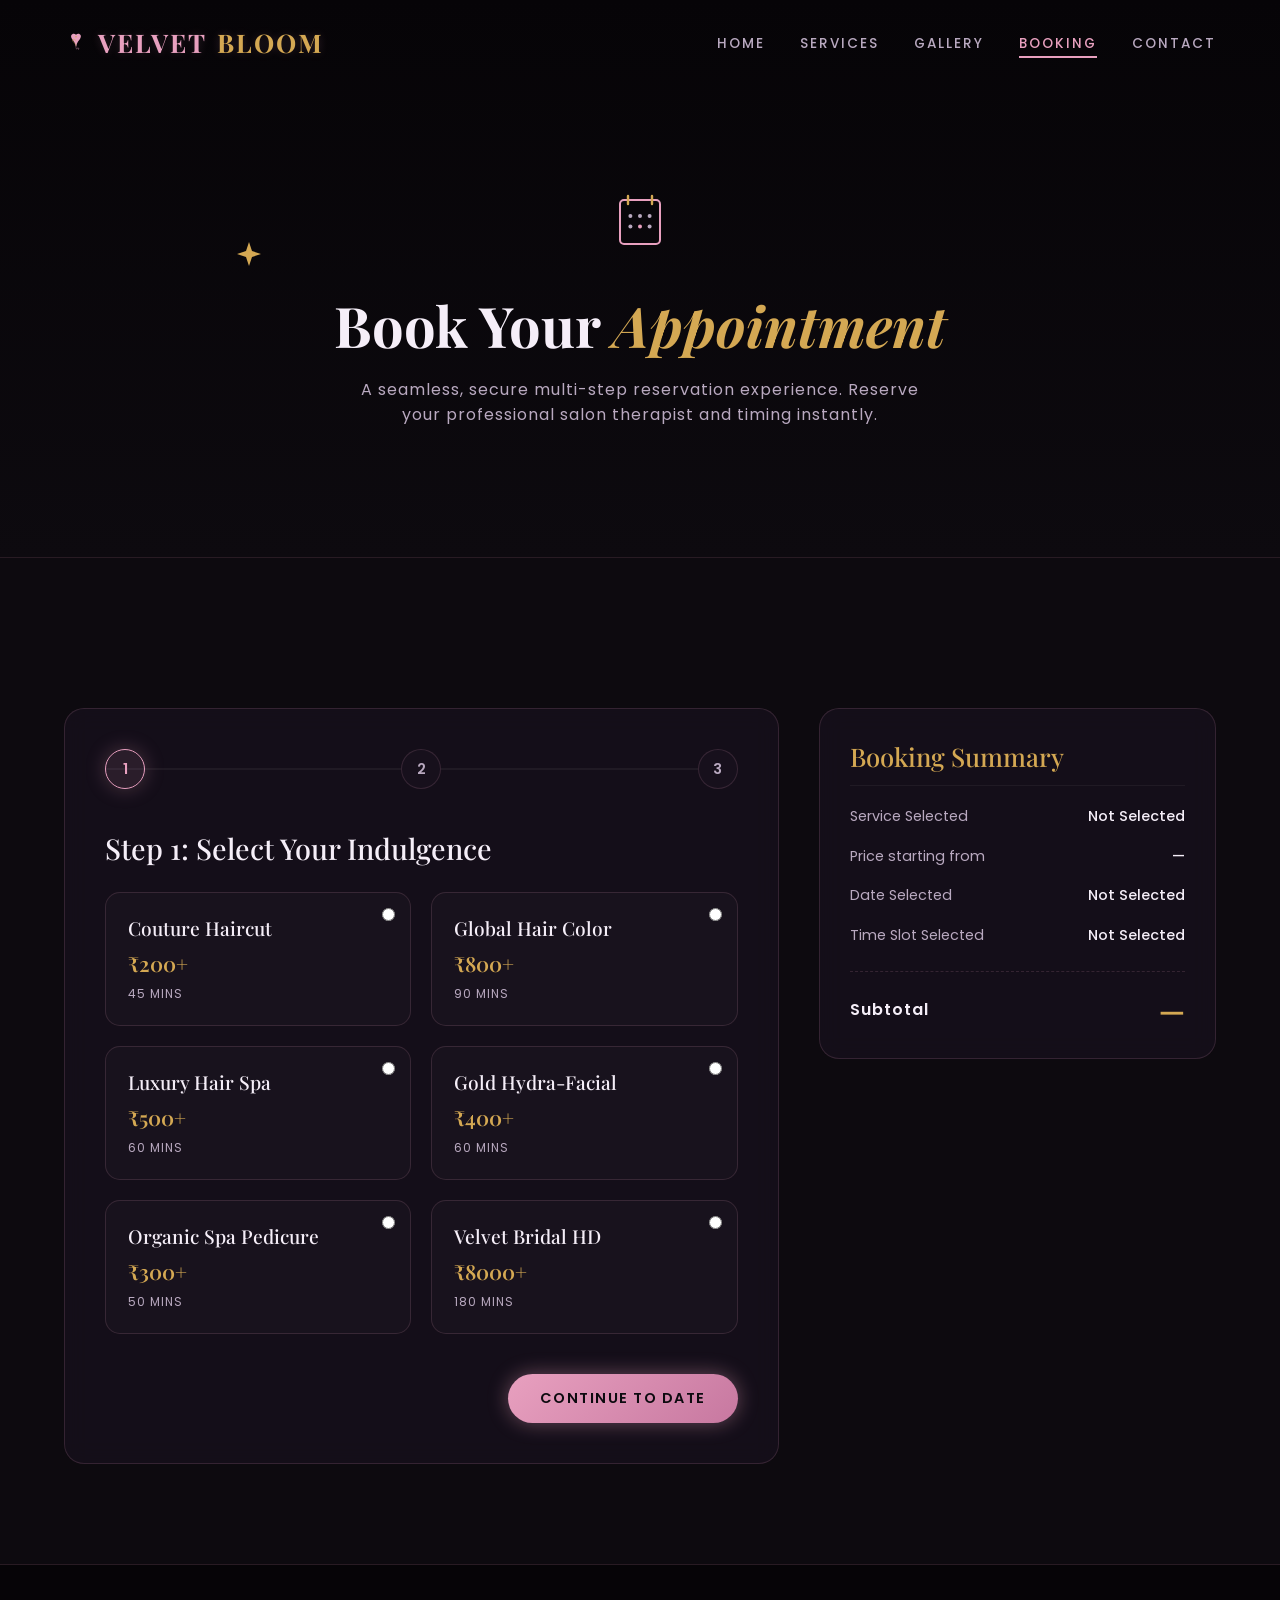
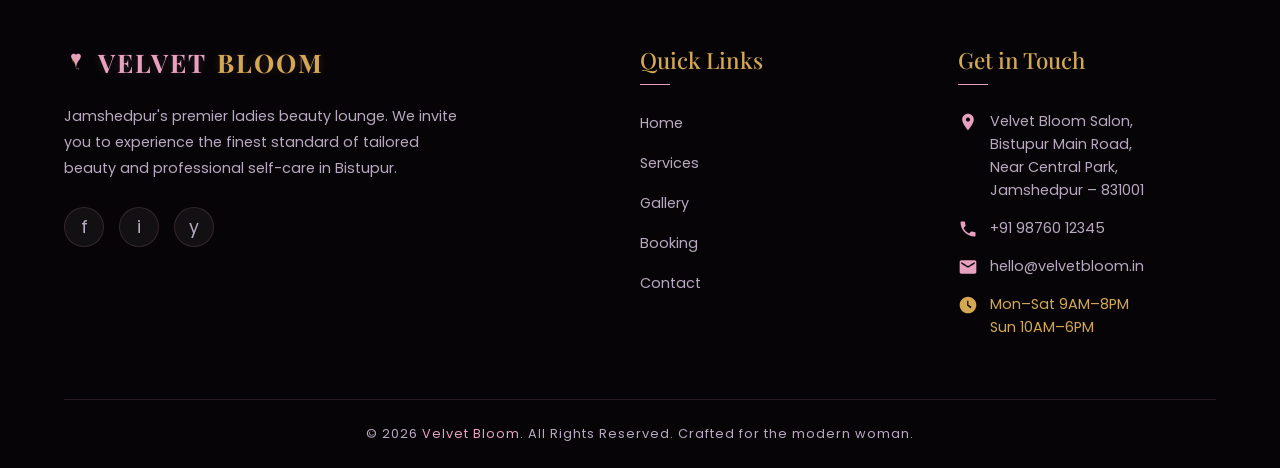
<file: booking.html>
<!DOCTYPE html>
<html lang="en">
<head>
  <meta charset="UTF-8">
  <meta name="viewport" content="width=device-width, initial-scale=1.0">
  <meta name="description" content="Book your premium ladies parlor appointment at Velvet Bloom, Jamshedpur. Easy 3-step online scheduler for hair, skin, nails, makeups, and waxing.">
  <title>Book Appointment | Velvet Bloom Ladies Parlour Jamshedpur</title>
  
  <!-- CSS Stylesheets -->
  <link rel="stylesheet" href="style.css">
  <link rel="stylesheet" href="animations.css">
  <link rel="stylesheet" href="responsive.css">
  
  <style>
    /* Booking Wizard Custom Layout */
    .booking-grid {
      display: grid;
      grid-template-columns: 1.8fr 1fr;
      gap: 40px;
      align-items: start;
      margin-top: 50px;
    }
    
    @media screen and (max-width: 991px) {
      .booking-grid {
        grid-template-columns: 1fr;
      }
    }
    
    /* Wizard Steps Container */
    .wizard-container {
      background: var(--glass-bg);
      backdrop-filter: blur(12px);
      border: 1px solid var(--glass-border);
      border-radius: 20px;
      padding: 40px;
      overflow: hidden;
      position: relative;
    }
    
    /* Progress bar indicators */
    .booking-progress {
      display: flex;
      justify-content: space-between;
      align-items: center;
      margin-bottom: 40px;
      position: relative;
    }
    
    .booking-progress::before {
      content: '';
      position: absolute;
      top: 50%;
      left: 0;
      width: 100%;
      height: 2px;
      background: rgba(255, 255, 255, 0.05);
      z-index: 1;
      transform: translateY(-50%);
    }
    
    .progress-step {
      width: 40px;
      height: 40px;
      border-radius: 50%;
      background: #17101c;
      border: 1px solid var(--glass-border);
      display: flex;
      justify-content: center;
      align-items: center;
      font-size: 0.9rem;
      font-weight: 600;
      color: var(--text-muted);
      z-index: 5;
      transition: var(--transition-smooth);
      position: relative;
    }
    
    .progress-step.active {
      border-color: var(--primary);
      color: var(--primary);
      background: rgba(232, 160, 191, 0.1);
      box-shadow: var(--shadow-glow);
    }
    
    .progress-step.completed {
      border-color: var(--gold);
      color: var(--bg-color);
      background: var(--gold);
      box-shadow: var(--shadow-gold-glow);
    }
    
    /* Transition styles between steps */
    .wizard-step-content {
      display: none;
      opacity: 0;
      transform: translateX(30px);
      transition: opacity 0.3s ease, transform 0.3s ease;
    }
    
    .wizard-step-content.active {
      display: block;
      opacity: 1;
      transform: translateX(0);
    }
    
    /* Step 1: Radio selection cards */
    .service-selection-grid {
      display: grid;
      grid-template-columns: repeat(auto-fill, minmax(240px, 1fr));
      gap: 20px;
      margin-bottom: 30px;
    }
    
    .service-radio-card {
      background: rgba(255, 255, 255, 0.02);
      border: 1px solid var(--glass-border);
      border-radius: 15px;
      padding: 22px;
      cursor: pointer;
      transition: var(--transition-smooth);
      position: relative;
      display: flex;
      flex-direction: column;
      gap: 8px;
    }
    
    .service-radio-card:hover {
      border-color: rgba(232, 160, 191, 0.3);
      background: rgba(232, 160, 191, 0.02);
      transform: translateY(-2px);
    }
    
    .service-radio-card.selected {
      border-color: var(--primary);
      background: rgba(232, 160, 191, 0.06);
      box-shadow: var(--shadow-glow);
    }
    
    .service-radio-card input[type="radio"] {
      position: absolute;
      top: 15px;
      right: 15px;
      accent-color: var(--primary);
    }
    
    .radio-service-title {
      font-family: var(--font-heading);
      font-size: 1.2rem;
      color: var(--text);
      font-weight: 500;
      padding-right: 20px;
    }
    
    .radio-service-price {
      font-family: var(--font-heading);
      font-size: 1.3rem;
      color: var(--gold);
      font-weight: 600;
    }
    
    .radio-service-duration {
      font-size: 0.75rem;
      color: var(--text-muted);
      text-transform: uppercase;
      letter-spacing: 1px;
    }
    
    /* Step 2: Custom Pickers */
    .picker-section-title {
      font-family: var(--font-heading);
      font-size: 1.3rem;
      color: var(--gold);
      margin-bottom: 15px;
      font-weight: 500;
    }
    
    .date-grid {
      display: grid;
      grid-template-columns: repeat(auto-fill, minmax(80px, 1fr));
      gap: 15px;
      margin-bottom: 35px;
    }
    
    .date-option-card {
      flex-direction: column;
      background: rgba(255, 255, 255, 0.02);
      border: 1px solid var(--glass-border);
      border-radius: 12px;
      padding: 15px 5px;
      cursor: pointer;
      transition: var(--transition-smooth);
    }
    
    .date-option-card:hover {
      border-color: rgba(232, 160, 191, 0.3);
    }
    
    .date-option-card.selected {
      border-color: var(--primary);
      background: rgba(232, 160, 191, 0.08);
      box-shadow: var(--shadow-glow);
    }
    
    .date-option-card .day-name {
      font-size: 0.75rem;
      text-transform: uppercase;
      color: var(--text-muted);
      margin-bottom: 4px;
    }
    
    .date-option-card .day-number {
      font-family: var(--font-heading);
      font-size: 1.5rem;
      font-weight: 700;
      color: var(--text);
      line-height: 1.1;
    }
    
    .date-option-card .month-name {
      font-size: 0.7rem;
      text-transform: uppercase;
      color: var(--gold);
      margin-top: 4px;
      letter-spacing: 1px;
    }
    
    /* Time slots */
    .time-slots-grid {
      display: grid;
      grid-template-columns: repeat(auto-fill, minmax(95px, 1fr));
      gap: 12px;
    }
    
    .time-slot-option {
      background: rgba(255, 255, 255, 0.02);
      border: 1px solid var(--glass-border);
      border-radius: 30px;
      padding: 12px 5px;
      text-align: center;
      font-size: 0.85rem;
      font-weight: 500;
      color: var(--text-muted);
      cursor: pointer;
      transition: var(--transition-smooth);
    }
    
    .time-slot-option:hover:not(.booked) {
      border-color: rgba(232, 160, 191, 0.3);
      color: var(--primary);
    }
    
    .time-slot-option.selected {
      background: rgba(232, 160, 191, 0.08);
      border-color: var(--primary);
      color: var(--primary);
      box-shadow: var(--shadow-glow);
    }
    
    /* Step 3: Contact fields */
    .details-form-group {
      display: flex;
      flex-direction: column;
      gap: 20px;
    }
    
    .input-field-wrapper {
      position: relative;
    }
    
    .input-label {
      font-size: 0.8rem;
      text-transform: uppercase;
      letter-spacing: 1.5px;
      color: var(--gold);
      margin-bottom: 8px;
      display: block;
    }
    
    .booking-input {
      width: 100%;
      background: rgba(13, 10, 15, 0.6);
      border: 1px solid var(--glass-border);
      border-radius: 12px;
      padding: 15px 20px;
      color: var(--text);
      font-size: 0.95rem;
      transition: var(--transition-smooth);
    }
    
    .booking-input:focus {
      border-color: var(--primary);
      box-shadow: var(--shadow-glow);
      background: rgba(26, 18, 32, 0.8);
    }
    
    .booking-textarea {
      resize: none;
      height: 100px;
    }
    
    /* Inline error messages */
    .inline-error-msg {
      color: #e26d8f;
      font-size: 0.8rem;
      margin-top: 6px;
      display: none;
    }
    
    .global-step-error {
      background: rgba(226, 109, 143, 0.08);
      border: 1px solid rgba(226, 109, 143, 0.2);
      border-radius: 10px;
      padding: 15px 20px;
      color: #e26d8f;
      font-size: 0.85rem;
      margin-bottom: 25px;
      display: none;
    }
    
    /* Right Side Receipt Summary Panel */
    .summary-card {
      background: var(--glass-bg);
      backdrop-filter: blur(12px);
      border: 1px solid var(--glass-border);
      border-radius: 20px;
      padding: 30px;
      position: sticky;
      top: 100px;
      transition: border-color 0.4s ease, box-shadow 0.4s ease;
    }
    
    .summary-card.glow-flash {
      border-color: var(--primary);
      box-shadow: var(--shadow-glow);
    }
    
    .summary-title {
      font-family: var(--font-heading);
      font-size: 1.6rem;
      color: var(--gold);
      margin-bottom: 20px;
      font-weight: 500;
      border-bottom: 1px solid rgba(255, 255, 255, 0.05);
      padding-bottom: 12px;
    }
    
    .summary-line-item {
      display: flex;
      justify-content: space-between;
      margin-bottom: 18px;
      font-size: 0.9rem;
      line-height: 1.5;
    }
    
    .summary-line-label {
      color: var(--text-muted);
    }
    
    .summary-line-val {
      color: var(--text);
      font-weight: 500;
      text-align: right;
      max-width: 160px;
    }
    
    .summary-total-bar {
      border-top: 1px dashed var(--glass-border);
      padding-top: 18px;
      margin-top: 25px;
      display: flex;
      justify-content: space-between;
      align-items: center;
    }
    
    .summary-total-label {
      font-weight: 600;
      color: var(--text);
      letter-spacing: 1px;
    }
    
    .summary-total-price {
      font-family: var(--font-heading);
      font-size: 1.8rem;
      font-weight: 700;
      color: var(--gold);
    }
    
    /* Full screen Booking Success Overlay */
    .success-overlay {
      position: fixed;
      top: 0;
      left: 0;
      width: 100%;
      height: 100%;
      background: rgba(13, 10, 15, 0.98);
      backdrop-filter: blur(20px);
      z-index: 3000;
      display: flex;
      justify-content: center;
      align-items: center;
      opacity: 0;
      pointer-events: none;
      transition: opacity 0.5s ease;
    }
    
    .success-overlay.visible {
      opacity: 1;
      pointer-events: auto;
    }
    
    .success-box {
      max-width: 500px;
      width: 90%;
      text-align: center;
      padding: 40px;
      border: 1px solid var(--glass-border);
      border-radius: 25px;
      background: var(--card-bg);
      box-shadow: var(--shadow-glow);
    }
    
    /* Animated Blooming Rose Success SVG */
    .success-bloom-svg {
      width: 120px;
      height: 120px;
      margin: 0 auto 30px auto;
      animation: bloomIn 1.5s cubic-bezier(0.25, 0.8, 0.25, 1) forwards;
    }
  </style>
</head>
<body>

  <div class="page-wrapper">

    <!-- HEADER NAVIGATION -->
    <header class="header-nav">
      <div class="container nav-container">
        <a href="index.html" class="logo">
          <svg viewBox="0 0 100 100">
            <path d="M50 20 C60 10, 80 20, 65 40 C55 50, 50 65, 50 80 C50 65, 45 50, 35 40 C20 20, 40 10, 50 20 Z" />
            <path d="M50 45 C45 35, 30 38, 38 48 C45 55, 50 60, 50 65" stroke="#d4a853" stroke-width="2" fill="none" />
            <path d="M50 80 C55 75, 65 72, 60 82" stroke="#e8a0bf" stroke-width="2" fill="none" />
            <circle cx="50" cy="28" r="3" fill="#d4a853" />
          </svg>
          VELVET<span>BLOOM</span>
        </a>

        <ul class="nav-links">
          <li><a href="index.html">Home</a></li>
          <li><a href="services.html">Services</a></li>
          <li><a href="gallery.html">Gallery</a></li>
          <li><a href="booking.html" class="active">Booking</a></li>
          <li><a href="contact.html">Contact</a></li>
        </ul>

        <button class="hamburger" aria-label="Toggle Navigation">
          <span></span>
          <span></span>
          <span></span>
        </button>
      </div>
    </header>

    <!-- MOBILE NAVIGATION DRAWER -->
    <div class="mobile-drawer">
      <ul>
        <li><a href="index.html">Home</a></li>
        <li><a href="services.html">Services</a></li>
        <li><a href="gallery.html">Gallery</a></li>
        <li><a href="booking.html" class="active">Booking</a></li>
        <li><a href="contact.html">Contact</a></li>
      </ul>
    </div>

    <!-- PAGE HERO -->
    <section class="page-hero">
      <div class="container">
        <svg class="sparkle-svg sparkle-1" viewBox="0 0 24 24"><path d="M12 0l3 9 9 3-9 3-3 9-3-9-9-3 9-3z"/></svg>
        
        <!-- Custom Calendar Vector with wrapped roses -->
        <svg viewBox="0 0 100 100" class="hero-svg-icon">
          <rect x="25" y="25" width="50" height="55" rx="5" fill="none" stroke="var(--primary)" stroke-width="2.5"/>
          <line x1="35" y1="20" x2="35" y2="30" stroke="var(--gold)" stroke-width="3" stroke-linecap="round"/>
          <line x1="65" y1="20" x2="65" y2="30" stroke="var(--gold)" stroke-width="3" stroke-linecap="round"/>
          <!-- Calendar grids -->
          <circle cx="38" cy="45" r="2.5" fill="var(--text-muted)"/>
          <circle cx="50" cy="45" r="2.5" fill="var(--text-muted)"/>
          <circle cx="62" cy="45" r="2.5" fill="var(--text-muted)"/>
          <circle cx="38" cy="58" r="2.5" fill="var(--text-muted)"/>
          <circle cx="50" cy="58" r="2.5" fill="var(--primary)"/>
          <circle cx="62" cy="58" r="2.5" fill="var(--text-muted)"/>
        </svg>

        <h1 class="page-hero-title">Book Your <span>Appointment</span></h1>
        <p>A seamless, secure multi-step reservation experience. Reserve your professional salon therapist and timing instantly.</p>
      </div>
    </section>

    <!-- BOOKING SCHEDULER SECTION -->
    <section class="booking-section section-padding" style="background: var(--bg-color);">
      <div class="container">
        
        <div id="booking-wizard" class="booking-grid">
          
          <!-- LEFT PANEL: Multi-step Wizard contents -->
          <div class="wizard-container">
            
            <!-- Progress Steps Bar -->
            <div class="booking-progress">
              <div class="progress-step active" data-step="1">1</div>
              <div class="progress-step" data-step="2">2</div>
              <div class="progress-step" data-step="3">3</div>
            </div>

            <!-- Global Error Banner -->
            <div id="step-1-error" class="global-step-error"></div>
            <div id="step-2-error" class="global-step-error"></div>

            <!-- ==========================================================
                 STEP 1: SELECT SERVICE
                 ========================================================== -->
            <div class="wizard-step-content active" data-step="1">
              <h2 style="font-family: var(--font-heading); font-size: 1.8rem; margin-bottom: 25px; font-weight: 500;">Step 1: Select <span>Your Indulgence</span></h2>
              
              <div class="service-selection-grid">
                
                <!-- Haircut -->
                <div class="service-radio-card" data-service-name="Couture Haircut" data-service-price="200" data-service-slug="haircut">
                  <input type="radio" name="service-select" value="haircut">
                  <div class="radio-service-title">Couture Haircut</div>
                  <div class="radio-service-price">₹200+</div>
                  <div class="radio-service-duration">45 mins</div>
                </div>

                <!-- Hair Color -->
                <div class="service-radio-card" data-service-name="Global Hair Color" data-service-price="800" data-service-slug="hair-color">
                  <input type="radio" name="service-select" value="hair-color">
                  <div class="radio-service-title">Global Hair Color</div>
                  <div class="radio-service-price">₹800+</div>
                  <div class="radio-service-duration">90 mins</div>
                </div>

                <!-- Hair Spa -->
                <div class="service-radio-card" data-service-name="Luxury Hair Spa" data-service-price="500" data-service-slug="hair-spa">
                  <input type="radio" name="service-select" value="hair-spa">
                  <div class="radio-service-title">Luxury Hair Spa</div>
                  <div class="radio-service-price">₹500+</div>
                  <div class="radio-service-duration">60 mins</div>
                </div>

                <!-- Hydra-Facial -->
                <div class="service-radio-card" data-service-name="Gold Hydra-Facial" data-service-price="400" data-service-slug="facial">
                  <input type="radio" name="service-select" value="facial">
                  <div class="radio-service-title">Gold Hydra-Facial</div>
                  <div class="radio-service-price">₹400+</div>
                  <div class="radio-service-duration">60 mins</div>
                </div>

                <!-- Pedicure -->
                <div class="service-radio-card" data-service-name="Organic Spa Pedicure" data-service-price="300" data-service-slug="pedicure">
                  <input type="radio" name="service-select" value="pedicure">
                  <div class="radio-service-title">Organic Spa Pedicure</div>
                  <div class="radio-service-price">₹300+</div>
                  <div class="radio-service-duration">50 mins</div>
                </div>

                <!-- Bridal -->
                <div class="service-radio-card" data-service-name="Velvet Bridal HD" data-service-price="8000" data-service-slug="bridal">
                  <input type="radio" name="service-select" value="bridal">
                  <div class="radio-service-title">Velvet Bridal HD</div>
                  <div class="radio-service-price">₹8000+</div>
                  <div class="radio-service-duration">180 mins</div>
                </div>

              </div>

              <div style="text-align: right; margin-top: 40px;">
                <button class="btn btn-primary btn-wizard-next">Continue to Date</button>
              </div>
            </div>

            <!-- ==========================================================
                 STEP 2: PICK DATE & TIME
                 ========================================================== -->
            <div class="wizard-step-content" data-step="2">
              <h2 style="font-family: var(--font-heading); font-size: 1.8rem; margin-bottom: 25px; font-weight: 500;">Step 2: Choose <span>Schedule</span></h2>

              <!-- Date Picker grid (generated via booking.js starting from current day) -->
              <h3 class="picker-section-title">Select Date</h3>
              <div id="date-picker-grid" class="date-grid">
                <!-- Custom buttons injected dynamically -->
              </div>

              <!-- Time Slot selector buttons -->
              <h3 class="picker-section-title">Select Time Slot</h3>
              <div id="time-slot-grid" class="time-slots-grid">
                <div class="time-slot-option" data-time="9AM">9:00 AM</div>
                <div class="time-slot-option" data-time="10AM">10:00 AM</div>
                <div class="time-slot-option" data-time="11AM">11:00 AM</div> <!-- Pre-greyed booked -->
                <div class="time-slot-option" data-time="12PM">12:00 PM</div>
                <div class="time-slot-option" data-time="2PM">2:00 PM</div>
                <div class="time-slot-option" data-time="3PM">3:00 PM</div>  <!-- Pre-greyed booked -->
                <div class="time-slot-option" data-time="4PM">4:00 PM</div>
                <div class="time-slot-option" data-time="5PM">5:00 PM</div>  <!-- Pre-greyed booked -->
                <div class="time-slot-option" data-time="6PM">6:00 PM</div>
                <div class="time-slot-option" data-time="7PM">7:00 PM</div>
              </div>

              <div style="display: flex; justify-content: space-between; margin-top: 40px; gap: 15px;">
                <button class="btn btn-secondary btn-wizard-prev">Back</button>
                <button class="btn btn-primary btn-wizard-next">Continue to Details</button>
              </div>
            </div>

            <!-- ==========================================================
                 STEP 3: CUSTOMER DETAILS
                 ========================================================== -->
            <div class="wizard-step-content" data-step="3">
              <h2 style="font-family: var(--font-heading); font-size: 1.8rem; margin-bottom: 25px; font-weight: 500;">Step 3: Contact <span>Information</span></h2>

              <div class="details-form-group">
                <!-- Name -->
                <div class="input-field-wrapper">
                  <label class="input-label" for="input-name">Full Name *</label>
                  <input type="text" id="input-name" class="booking-input" placeholder="e.g. Priyadarshini Sen">
                  <div id="error-name" class="inline-error-msg"></div>
                </div>

                <div style="display: grid; grid-template-columns: repeat(auto-fit, minmax(200px, 1fr)); gap: 20px;">
                  <!-- Phone -->
                  <div class="input-field-wrapper">
                    <label class="input-label" for="input-phone">Mobile Number (Jamshedpur) *</label>
                    <input type="tel" id="input-phone" class="booking-input" placeholder="e.g. 9876543210">
                    <div id="error-phone" class="inline-error-msg"></div>
                  </div>
                  <!-- Email -->
                  <div class="input-field-wrapper">
                    <label class="input-label" for="input-email">Email Address *</label>
                    <input type="email" id="input-email" class="booking-input" placeholder="e.g. name@example.com">
                    <div id="error-email" class="inline-error-msg"></div>
                  </div>
                </div>

                <!-- Notes -->
                <div class="input-field-wrapper">
                  <label class="input-label" for="input-notes">Special Requests / Preferences</label>
                  <textarea id="input-notes" class="booking-input booking-textarea" placeholder="e.g. Sensitive skin or hair highlights styling preferences..."></textarea>
                </div>
              </div>

              <div style="display: flex; justify-content: space-between; margin-top: 40px; gap: 15px;">
                <button class="btn btn-secondary btn-wizard-prev">Back</button>
                <button id="btn-submit-booking" class="btn btn-primary glow-pulse">Confirm Booking</button>
              </div>
            </div>

          </div>

          <!-- RIGHT PANEL: Floating summary receipt card -->
          <div id="booking-summary-card" class="summary-card">
            <h3 class="summary-title">Booking Summary</h3>
            
            <div class="summary-line-item">
              <span class="summary-line-label">Service Selected</span>
              <span id="summary-service" class="summary-line-val">Not Selected</span>
            </div>
            <div class="summary-line-item">
              <span class="summary-line-label">Price starting from</span>
              <span id="summary-price" class="summary-line-val">—</span>
            </div>
            <div class="summary-line-item">
              <span class="summary-line-label">Date Selected</span>
              <span id="summary-date" class="summary-line-val">Not Selected</span>
            </div>
            <div class="summary-line-item">
              <span class="summary-line-label">Time Slot Selected</span>
              <span id="summary-time" class="summary-line-val">Not Selected</span>
            </div>

            <div class="summary-total-bar">
              <span class="summary-total-label">Subtotal</span>
              <span id="summary-total" class="summary-total-price">—</span>
            </div>
          </div>

        </div>

      </div>
    </section>

    <!-- FULL SCREEN SUCCESS OVERLAY WITH BLOOMING ROSE -->
    <div id="booking-success-overlay" class="success-overlay">
      <div class="success-box">
        
        <!-- Animated Blooming Rose SVG vector -->
        <svg class="success-bloom-svg" viewBox="0 0 100 100">
          <circle cx="50" cy="50" r="45" fill="none" stroke="var(--gold)" stroke-width="1.5" stroke-dasharray="4 2"/>
          <!-- Blooming core -->
          <path d="M50 25 C60 15, 80 25, 65 45 C55 55, 50 70, 50 85 C50 70, 45 55, 35 45 C20 25, 40 15, 50 25 Z" fill="url(#roseGold)" />
          <path d="M50 48 C44 38, 32 40, 38 52 C44 60, 50 65, 50 70 C50 65, 56 60, 62 52 C68 40, 56 38, 50 48 Z" fill="var(--gold)" />
          <defs>
            <linearGradient id="roseGold" x1="0%" y1="0%" x2="100%" y2="100%">
              <stop offset="0%" stop-color="#e8a0bf"/>
              <stop offset="50%" stop-color="#ffeeb8"/>
              <stop offset="100%" stop-color="#d4a853"/>
            </linearGradient>
          </defs>
        </svg>

        <h2 style="font-family: var(--font-heading); font-size: 2.2rem; color: var(--gold); margin-bottom: 15px; font-weight: 500;">Booking Confirmed!</h2>
        <p style="color: var(--text-muted); font-size: 0.95rem; line-height: 1.7; margin-bottom: 30px;">
          Thank you for choosing Velvet Bloom Salon. Your premium beauty slot is successfully locked. We will send an SMS and email reminder shortly.
        </p>

        <!-- Dynamic Success Receipt Details -->
        <div id="success-booking-detail" style="background: rgba(255,255,255,0.02); border: 1px solid var(--glass-border); padding: 20px; border-radius: 15px; color: var(--text); font-size: 0.9rem; line-height: 1.8; text-align: left; margin-bottom: 30px;">
          <!-- Injected dynamically -->
        </div>

        <a href="index.html" class="btn btn-primary" style="width: 100%;">Return to Home</a>
      </div>
    </div>

    <!-- FOOTER -->
    <footer class="main-footer">
      <div class="container">
        
        <div class="footer-grid">
          
          <div class="footer-col">
            <div class="footer-logo-wrapper">
              <a href="index.html" class="logo" style="margin-bottom: 15px;">
                <svg viewBox="0 0 100 100">
                  <path d="M50 20 C60 10, 80 20, 65 40 C55 50, 50 65, 50 80 C50 65, 45 50, 35 40 C20 20, 40 10, 50 20 Z" />
                  <path d="M50 45 C45 35, 30 38, 38 48 C45 55, 50 60, 50 65" stroke="#d4a853" stroke-width="2" fill="none" />
                  <path d="M50 80 C55 75, 65 72, 60 82" stroke="#e8a0bf" stroke-width="2" fill="none" />
                  <circle cx="50" cy="28" r="3" fill="#d4a853" />
                </svg>
                VELVET<span>BLOOM</span>
              </a>
            </div>
            <p>
              Jamshedpur's premier ladies beauty lounge. We invite you to experience the finest standard of tailored beauty and professional self-care in Bistupur.
            </p>
            <div class="social-links">
              <a href="https://facebook.com" target="_blank">f</a>
              <a href="https://instagram.com" target="_blank">i</a>
              <a href="https://youtube.com" target="_blank">y</a>
            </div>
          </div>

          <div class="footer-col">
            <h3>Quick Links</h3>
            <ul>
              <li><a href="index.html">Home</a></li>
              <li><a href="services.html">Services</a></li>
              <li><a href="gallery.html">Gallery</a></li>
              <li><a href="booking.html">Booking</a></li>
              <li><a href="contact.html">Contact</a></li>
            </ul>
          </div>

          <div class="footer-col">
            <h3>Get in Touch</h3>
            <ul class="contact-info-list">
              <li>
                <svg viewBox="0 0 24 24"><path d="M12 2C8.13 2 5 5.13 5 9c0 5.25 7 13 7 13s7-7.75 7-13c0-3.87-3.13-7-7-7zm0 9.5c-1.38 0-2.5-1.12-2.5-2.5s1.12-2.5 2.5-2.5 2.5 1.12 2.5 2.5-1.12 2.5-2.5 2.5z"/></svg>
                <span>Velvet Bloom Salon,<br>Bistupur Main Road,<br>Near Central Park,<br>Jamshedpur – 831001</span>
              </li>
              <li>
                <svg viewBox="0 0 24 24"><path d="M6.62 10.79c1.44 2.83 3.76 5.14 6.59 6.59l2.2-2.2c.27-.27.67-.36 1.02-.24 1.12.37 2.33.57 3.57.57.55 0 1 .45 1 1V20c0 .55-.45 1-1 1-9.39 0-17-7.61-17-17 0-.55.45-1 1-1h3.5c.55 0 1 .45 1 1 0 1.25.2 2.45.57 3.57.11.35.03.74-.25 1.02l-2.2 2.2z"/></svg>
                <span>+91 98760 12345</span>
              </li>
              <li>
                <svg viewBox="0 0 24 24"><path d="M20 4H4c-1.1 0-1.99.9-1.99 2L2 18c0 1.1.9 2 2 2h16c1.1 0 2-.9 2-2V6c0-1.1-.9-2-2-2zm0 4l-8 5-8-5V6l8 5 8-5v2z"/></svg>
                <span>hello@velvetbloom.in</span>
              </li>
              <li style="color: var(--gold);">
                <svg viewBox="0 0 24 24" style="fill: var(--gold);"><path d="M11.99 2C6.47 2 2 6.48 2 12s4.47 10 9.99 10C17.52 22 22 17.52 22 12S17.52 2 11.99 2zm3.3 14.3L11 12.5V7h1.5v4.78l3.72 2.22-.93 1.3z"/></svg>
                <span>Mon–Sat 9AM–8PM<br>Sun 10AM–6PM</span>
              </li>
            </ul>
          </div>

        </div>

        <div class="copyright-bar">
          <p>© 2026 <span>Velvet Bloom</span>. All Rights Reserved. Crafted for the modern woman.</p>
        </div>

      </div>
    </footer>

  </div>

  <!-- JavaScript Modules -->
  <script src="main.js"></script>
  <script src="animations.js"></script>
  <script src="booking.js"></script>
</body>
</html>
</file>
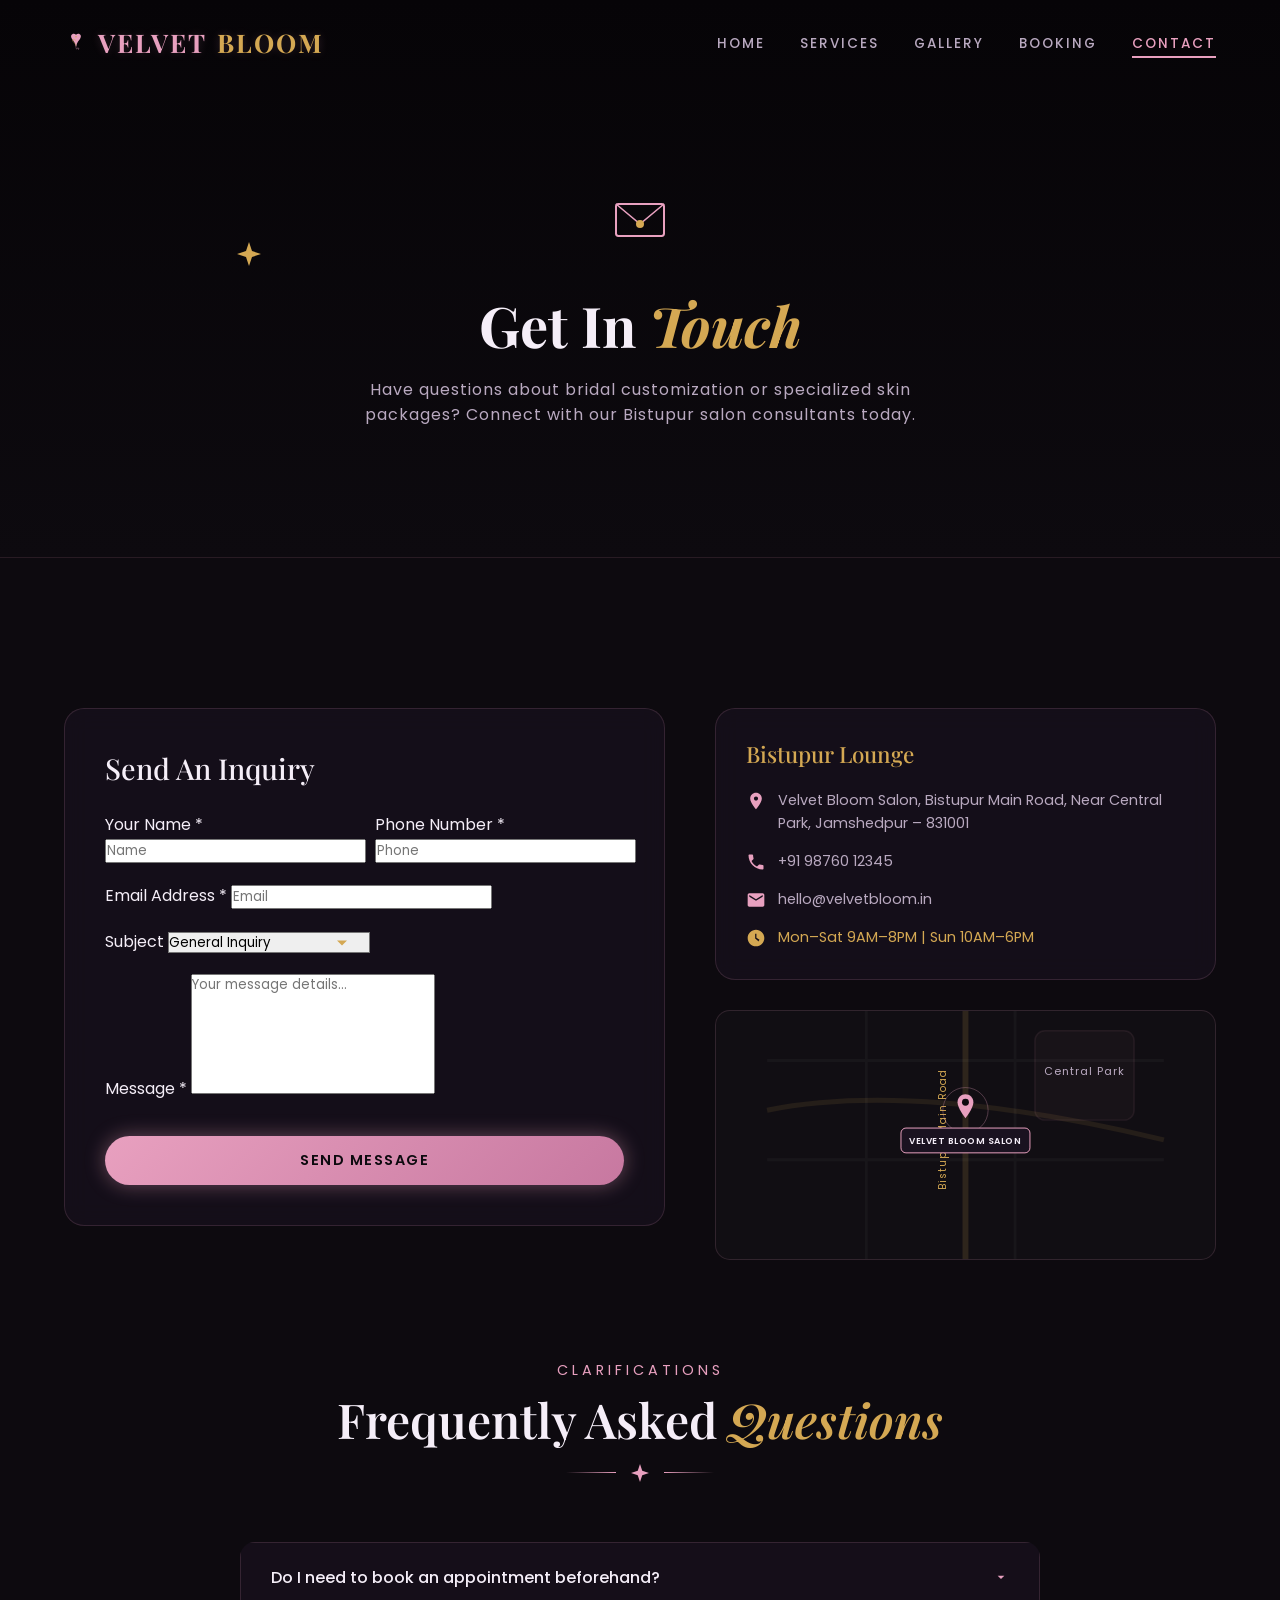
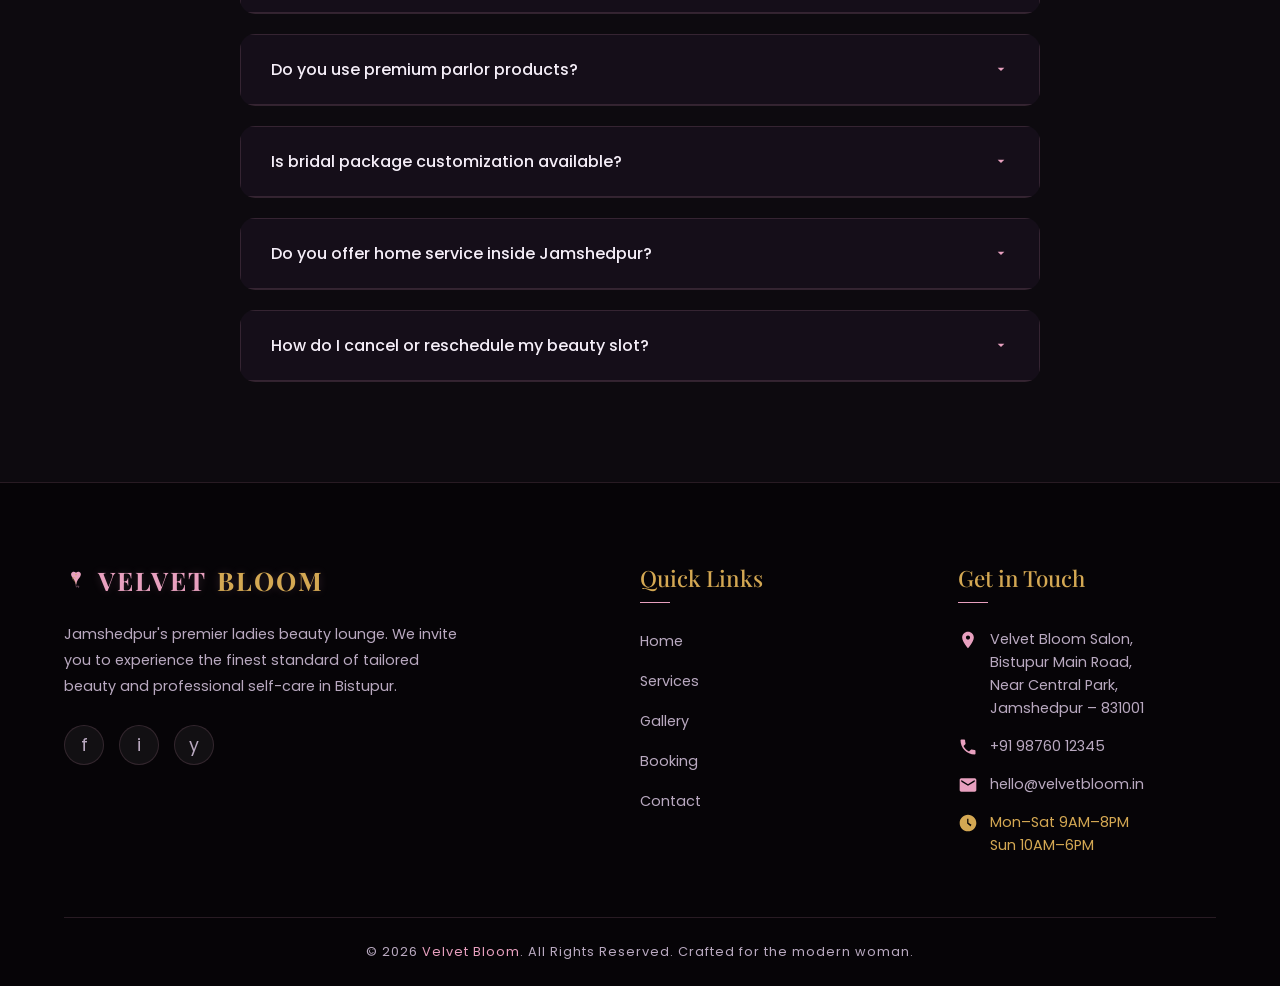
<file: contact.html>
<!DOCTYPE html>
<html lang="en">
<head>
  <meta charset="UTF-8">
  <meta name="viewport" content="width=device-width, initial-scale=1.0">
  <meta name="description" content="Get in touch with Velvet Bloom Salon in Bistupur, Jamshedpur. Contact us for bridal makeup bookings, hair treatments, and general parlor inquiries.">
  <title>Contact Us & FAQ | Velvet Bloom Ladies Parlour Jamshedpur</title>
  
  <!-- CSS Stylesheets -->
  <link rel="stylesheet" href="style.css">
  <link rel="stylesheet" href="animations.css">
  <link rel="stylesheet" href="responsive.css">
  
  <style>
    /* Contact grid custom sub-styles */
    .contact-grid {
      display: grid;
      grid-template-columns: 1.2fr 1fr;
      gap: 50px;
      align-items: start;
      margin-top: 50px;
    }
    
    @media screen and (max-width: 991px) {
      .contact-grid {
        grid-template-columns: 1fr;
        gap: 40px;
      }
    }
    
    /* Map Placeholder Custom Visual */
    .map-placeholder-box {
      width: 100%;
      height: 250px;
      border-radius: 15px;
      border: 1px solid var(--glass-border);
      background: rgba(255, 255, 255, 0.02);
      overflow: hidden;
      position: relative;
    }
    
    .map-placeholder-box svg {
      width: 100%;
      height: 100%;
      display: block;
    }
  </style>
</head>
<body>

  <div class="page-wrapper">

    <!-- HEADER NAVIGATION -->
    <header class="header-nav">
      <div class="container nav-container">
        <a href="index.html" class="logo">
          <svg viewBox="0 0 100 100">
            <path d="M50 20 C60 10, 80 20, 65 40 C55 50, 50 65, 50 80 C50 65, 45 50, 35 40 C20 20, 40 10, 50 20 Z" />
            <path d="M50 45 C45 35, 30 38, 38 48 C45 55, 50 60, 50 65" stroke="#d4a853" stroke-width="2" fill="none" />
            <path d="M50 80 C55 75, 65 72, 60 82" stroke="#e8a0bf" stroke-width="2" fill="none" />
            <circle cx="50" cy="28" r="3" fill="#d4a853" />
          </svg>
          VELVET<span>BLOOM</span>
        </a>

        <ul class="nav-links">
          <li><a href="index.html">Home</a></li>
          <li><a href="services.html">Services</a></li>
          <li><a href="gallery.html">Gallery</a></li>
          <li><a href="booking.html">Booking</a></li>
          <li><a href="contact.html" class="active">Contact</a></li>
        </ul>

        <button class="hamburger" aria-label="Toggle Navigation">
          <span></span>
          <span></span>
          <span></span>
        </button>
      </div>
    </header>

    <!-- MOBILE NAVIGATION DRAWER -->
    <div class="mobile-drawer">
      <ul>
        <li><a href="index.html">Home</a></li>
        <li><a href="services.html">Services</a></li>
        <li><a href="gallery.html">Gallery</a></li>
        <li><a href="booking.html">Booking</a></li>
        <li><a href="contact.html" class="active">Contact</a></li>
      </ul>
    </div>

    <!-- PAGE HERO -->
    <section class="page-hero">
      <div class="container">
        <svg class="sparkle-svg sparkle-1" viewBox="0 0 24 24"><path d="M12 0l3 9 9 3-9 3-3 9-3-9-9-3 9-3z"/></svg>

        <!-- Custom envelope with rose decorations -->
        <svg viewBox="0 0 100 100" class="hero-svg-icon">
          <rect x="20" y="30" width="60" height="40" rx="3" fill="none" stroke="var(--primary)" stroke-width="2.5"/>
          <path d="M20 30 L50 55 L80 30" stroke="var(--primary)" stroke-width="2" fill="none"/>
          <circle cx="50" cy="55" r="5" fill="var(--gold)"/>
        </svg>

        <h1 class="page-hero-title">Get In <span>Touch</span></h1>
        <p>Have questions about bridal customization or specialized skin packages? Connect with our Bistupur salon consultants today.</p>
      </div>
    </section>

    <!-- CONTACT DETAILS & FORM -->
    <section class="contact-details-section section-padding" style="background: var(--bg-color);">
      <div class="container">
        
        <div class="contact-grid">
          
          <!-- LEFT COLUMN: Inquiry form -->
          <div class="glass-card reveal reveal-left" style="padding: 40px;">
            <h2 style="font-family: var(--font-heading); font-size: 1.8rem; margin-bottom: 25px; font-weight: 500;">Send An <span>Inquiry</span></h2>
            
            <!-- Standard form simulation using div structures as required -->
            <div style="display: flex; flex-direction: column; gap: 20px;">
              <div style="display: grid; grid-template-columns: repeat(auto-fit, minmax(200px, 1fr)); gap: 20px;">
                <div>
                  <label class="input-label" for="contact-name">Your Name *</label>
                  <input type="text" id="contact-name" class="booking-input" placeholder="Name">
                </div>
                <div>
                  <label class="input-label" for="contact-phone">Phone Number *</label>
                  <input type="tel" id="contact-phone" class="booking-input" placeholder="Phone">
                </div>
              </div>

              <div>
                <label class="input-label" for="contact-email">Email Address *</label>
                <input type="email" id="contact-email" class="booking-input" placeholder="Email">
              </div>

              <div>
                <label class="input-label" for="contact-subject">Subject</label>
                <select id="contact-subject" class="booking-input" style="appearance: none; background-image: url('data:image/svg+xml;utf8,<svg fill=\'%23d4a853\' height=\'24\' viewBox=\'0 0 24 24\' width=\'24\' xmlns=\'http://www.w3.org/2000/svg\'><path d=\'M7 10l5 5 5-5z\'/></svg>'); background-repeat: no-repeat; background-position: right 15px center;">
                  <option value="general">General Inquiry</option>
                  <option value="bridal">Bridal Package customization</option>
                  <option value="skin">Skin Package questions</option>
                  <option value="cancel">Rescheduling / Cancellation</option>
                </select>
              </div>

              <div>
                <label class="input-label" for="contact-msg">Message *</label>
                <textarea id="contact-msg" class="booking-input" style="height: 120px; resize: none;" placeholder="Your message details..."></textarea>
              </div>

              <div style="text-align: right; margin-top: 15px;">
                <button type="button" class="btn btn-primary glow-pulse" onclick="alert('Thank you! Your inquiry was sent successfully. We will get back to you shortly.')" style="width: 100%;">Send Message</button>
              </div>
            </div>

          </div>

          <!-- RIGHT COLUMN: Contact cards & Custom map vector -->
          <div class="reveal reveal-right" style="display: flex; flex-direction: column; gap: 30px;">
            
            <div class="glass-card" style="padding: 30px;">
              <h3 style="font-family: var(--font-heading); font-size: 1.4rem; color: var(--gold); margin-bottom: 20px; font-weight: 500;">Bistupur Lounge</h3>
              
              <ul class="contact-info-list" style="gap: 15px;">
                <li>
                  <svg viewBox="0 0 24 24"><path d="M12 2C8.13 2 5 5.13 5 9c0 5.25 7 13 7 13s7-7.75 7-13c0-3.87-3.13-7-7-7zm0 9.5c-1.38 0-2.5-1.12-2.5-2.5s1.12-2.5 2.5-2.5 2.5 1.12 2.5 2.5-1.12 2.5-2.5 2.5z"/></svg>
                  <span>Velvet Bloom Salon, Bistupur Main Road, Near Central Park, Jamshedpur – 831001</span>
                </li>
                <li>
                  <svg viewBox="0 0 24 24"><path d="M6.62 10.79c1.44 2.83 3.76 5.14 6.59 6.59l2.2-2.2c.27-.27.67-.36 1.02-.24 1.12.37 2.33.57 3.57.57.55 0 1 .45 1 1V20c0 .55-.45 1-1 1-9.39 0-17-7.61-17-17 0-.55.45-1 1-1h3.5c.55 0 1 .45 1 1 0 1.25.2 2.45.57 3.57.11.35.03.74-.25 1.02l-2.2 2.2z"/></svg>
                  <span>+91 98760 12345</span>
                </li>
                <li>
                  <svg viewBox="0 0 24 24"><path d="M20 4H4c-1.1 0-1.99.9-1.99 2L2 18c0 1.1.9 2 2 2h16c1.1 0 2-.9 2-2V6c0-1.1-.9-2-2-2zm0 4l-8 5-8-5V6l8 5 8-5v2z"/></svg>
                  <span>hello@velvetbloom.in</span>
                </li>
                <li>
                  <svg viewBox="0 0 24 24" style="fill: var(--gold);"><path d="M11.99 2C6.47 2 2 6.48 2 12s4.47 10 9.99 10C17.52 22 22 17.52 22 12S17.52 2 11.99 2zm3.3 14.3L11 12.5V7h1.5v4.78l3.72 2.22-.93 1.3z"/></svg>
                  <span style="color: var(--gold);">Mon–Sat 9AM–8PM | Sun 10AM–6PM</span>
                </li>
              </ul>
            </div>

            <!-- Custom Location Pin Map Vector representation -->
            <div class="map-placeholder-box">
              <svg viewBox="0 0 400 250">
                <!-- abstract grid pathways representation -->
                <path d="M0 50 L400 50 M0 150 L400 150 M100 0 L100 250 M250 0 L250 250" stroke="rgba(255,255,255,0.03)" stroke-width="3"/>
                <path d="M0 100 Q150 70 400 130" stroke="rgba(212,168,83,0.1)" stroke-width="5" fill="none"/>
                <!-- Central Park park representation block -->
                <rect x="270" y="20" width="100" height="90" rx="10" fill="rgba(232,160,191,0.03)" stroke="rgba(232,160,191,0.08)" stroke-width="1.5"/>
                <text x="320" y="65" fill="var(--text-muted)" font-size="11" letter-spacing="1" text-anchor="middle">Central Park</text>
                
                <!-- Bistupur road path -->
                <line x1="200" y1="0" x2="200" y2="250" stroke="rgba(212,168,83,0.15)" stroke-width="6"/>
                <text x="180" y="180" fill="var(--gold)" font-size="10" letter-spacing="1" transform="rotate(-90 180 180)">Bistupur Main Road</text>

                <!-- Location Pin Glimmer ring -->
                <circle cx="200" cy="100" r="22" fill="none" stroke="var(--primary)" stroke-width="1" opacity="0.3">
                  <animate attributeName="r" values="10;25;10" dur="3s" repeatCount="indefinite" />
                </circle>
                
                <!-- Location Pin representation -->
                <g transform="translate(192, 84)">
                  <path d="M8 0 C3.58 0, 0 3.58, 0 8 C0 14, 8 24, 8 24 C8 24, 16 14, 16 8 C16 3.58, 12.42 0, 8 0 Z" fill="var(--primary)"/>
                  <circle cx="8" cy="8" r="3.5" fill="var(--bg-color)"/>
                </g>
                <rect x="135" y="118" width="130" height="25" rx="5" fill="var(--card-bg)" stroke="var(--primary)" stroke-width="1"/>
                <text x="200" y="134" fill="var(--text)" font-size="9" font-weight="600" letter-spacing="0.5" text-anchor="middle">VELVET BLOOM SALON</text>
              </svg>
            </div>

          </div>

        </div>

        <!-- FAQ SECTION BELOW -->
        <div style="margin-top: 100px;">
          
          <div class="section-title-wrapper reveal reveal-up">
            <span class="section-subtitle">Clarifications</span>
            <h2 class="section-title">Frequently Asked <span>Questions</span></h2>
            <div class="title-divider">
              <span class="line"></span>
              <svg viewBox="0 0 24 24" style="width: 18px; height: 18px; fill: var(--primary);"><path d="M12 0l3 9 9 3-9 3-3 9-3-9-9-3 9-3z"/></svg>
              <span class="line right"></span>
            </div>
          </div>

          <!-- Silky dynamic Accordion panels -->
          <div class="accordion-wrapper reveal reveal-up">
            
            <!-- FAQ 1 -->
            <div class="accordion-item">
              <button class="accordion-header">
                Do I need to book an appointment beforehand?
                <svg class="accordion-icon" viewBox="0 0 24 24"><path d="M7 10l5 5 5-5z"/></svg>
              </button>
              <div class="accordion-content">
                <div class="accordion-content-inner">
                  Walk-ins are absolutely welcome at our Bistupur salon; however, to avoid any wait times and secure your dedicated senior hair stylist or skin therapist, we highly recommend booking an appointment online or calling us ahead of time.
                </div>
              </div>
            </div>

            <!-- FAQ 2 -->
            <div class="accordion-item">
              <button class="accordion-header">
                Do you use premium parlor products?
                <svg class="accordion-icon" viewBox="0 0 24 24"><path d="M7 10l5 5 5-5z"/></svg>
              </button>
              <div class="accordion-content">
                <div class="accordion-content-inner">
                  Yes, without exception. We believe your hair and skin deserve only the safest, most effective formulas. That is why we exclusively partner with standard premium international brands like L'Oréal Professional, Schwarzkopf, and OPI nails.
                </div>
              </div>
            </div>

            <!-- FAQ 3 -->
            <div class="accordion-item">
              <button class="accordion-header">
                Is bridal package customization available?
                <svg class="accordion-icon" viewBox="0 0 24 24"><path d="M7 10l5 5 5-5z"/></svg>
              </button>
              <div class="accordion-content">
                <div class="accordion-content-inner">
                  Absolutely! We are Jamshedpur's premier bridal salon. We offer complete customizable luxury packages starting at ₹12,000. These include pre-bridal glows, advanced facials, hair smoothening, professional HD makeups, draping, and customized nail art.
                </div>
              </div>
            </div>

            <!-- FAQ 4 -->
            <div class="accordion-item">
              <button class="accordion-header">
                Do you offer home service inside Jamshedpur?
                <svg class="accordion-icon" viewBox="0 0 24 24"><path d="M7 10l5 5 5-5z"/></svg>
              </button>
              <div class="accordion-content">
                <div class="accordion-content-inner">
                  We currently operate exclusively within our premium candles-lit Bistupur Main Road lounge to maintain the highest levels of hygiene and sensory pampering. However, our signature home service packages are coming soon in 2026!
                </div>
              </div>
            </div>

            <!-- FAQ 5 -->
            <div class="accordion-item">
              <button class="accordion-header">
                How do I cancel or reschedule my beauty slot?
                <svg class="accordion-icon" viewBox="0 0 24 24"><path d="M7 10l5 5 5-5z"/></svg>
              </button>
              <div class="accordion-content">
                <div class="accordion-content-inner">
                  We understand your schedule can change. Please call or email us at least 24 hours prior to your scheduled beauty appointment to reschedule or cancel your slot without charge.
                </div>
              </div>
            </div>

          </div>

        </div>

      </div>
    </section>

    <!-- FOOTER -->
    <footer class="main-footer">
      <div class="container">
        
        <div class="footer-grid">
          
          <div class="footer-col">
            <div class="footer-logo-wrapper">
              <a href="index.html" class="logo" style="margin-bottom: 15px;">
                <svg viewBox="0 0 100 100">
                  <path d="M50 20 C60 10, 80 20, 65 40 C55 50, 50 65, 50 80 C50 65, 45 50, 35 40 C20 20, 40 10, 50 20 Z" />
                  <path d="M50 45 C45 35, 30 38, 38 48 C45 55, 50 60, 50 65" stroke="#d4a853" stroke-width="2" fill="none" />
                  <path d="M50 80 C55 75, 65 72, 60 82" stroke="#e8a0bf" stroke-width="2" fill="none" />
                  <circle cx="50" cy="28" r="3" fill="#d4a853" />
                </svg>
                VELVET<span>BLOOM</span>
              </a>
            </div>
            <p>
              Jamshedpur's premier ladies beauty lounge. We invite you to experience the finest standard of tailored beauty and professional self-care in Bistupur.
            </p>
            <div class="social-links">
              <a href="https://facebook.com" target="_blank">f</a>
              <a href="https://instagram.com" target="_blank">i</a>
              <a href="https://youtube.com" target="_blank">y</a>
            </div>
          </div>

          <div class="footer-col">
            <h3>Quick Links</h3>
            <ul>
              <li><a href="index.html">Home</a></li>
              <li><a href="services.html">Services</a></li>
              <li><a href="gallery.html">Gallery</a></li>
              <li><a href="booking.html">Booking</a></li>
              <li><a href="contact.html">Contact</a></li>
            </ul>
          </div>

          <div class="footer-col">
            <h3>Get in Touch</h3>
            <ul class="contact-info-list">
              <li>
                <svg viewBox="0 0 24 24"><path d="M12 2C8.13 2 5 5.13 5 9c0 5.25 7 13 7 13s7-7.75 7-13c0-3.87-3.13-7-7-7zm0 9.5c-1.38 0-2.5-1.12-2.5-2.5s1.12-2.5 2.5-2.5 2.5 1.12 2.5 2.5-1.12 2.5-2.5 2.5z"/></svg>
                <span>Velvet Bloom Salon,<br>Bistupur Main Road,<br>Near Central Park,<br>Jamshedpur – 831001</span>
              </li>
              <li>
                <svg viewBox="0 0 24 24"><path d="M6.62 10.79c1.44 2.83 3.76 5.14 6.59 6.59l2.2-2.2c.27-.27.67-.36 1.02-.24 1.12.37 2.33.57 3.57.57.55 0 1 .45 1 1V20c0 .55-.45 1-1 1-9.39 0-17-7.61-17-17 0-.55.45-1 1-1h3.5c.55 0 1 .45 1 1 0 1.25.2 2.45.57 3.57.11.35.03.74-.25 1.02l-2.2 2.2z"/></svg>
                <span>+91 98760 12345</span>
              </li>
              <li>
                <svg viewBox="0 0 24 24"><path d="M20 4H4c-1.1 0-1.99.9-1.99 2L2 18c0 1.1.9 2 2 2h16c1.1 0 2-.9 2-2V6c0-1.1-.9-2-2-2zm0 4l-8 5-8-5V6l8 5 8-5v2z"/></svg>
                <span>hello@velvetbloom.in</span>
              </li>
              <li style="color: var(--gold);">
                <svg viewBox="0 0 24 24" style="fill: var(--gold);"><path d="M11.99 2C6.47 2 2 6.48 2 12s4.47 10 9.99 10C17.52 22 22 17.52 22 12S17.52 2 11.99 2zm3.3 14.3L11 12.5V7h1.5v4.78l3.72 2.22-.93 1.3z"/></svg>
                <span>Mon–Sat 9AM–8PM<br>Sun 10AM–6PM</span>
              </li>
            </ul>
          </div>

        </div>

        <div class="copyright-bar">
          <p>© 2026 <span>Velvet Bloom</span>. All Rights Reserved. Crafted for the modern woman.</p>
        </div>

      </div>
    </footer>

  </div>

  <!-- JavaScript Modules -->
  <script src="main.js"></script>
  <script src="animations.js"></script>
</body>
</html>
</file>
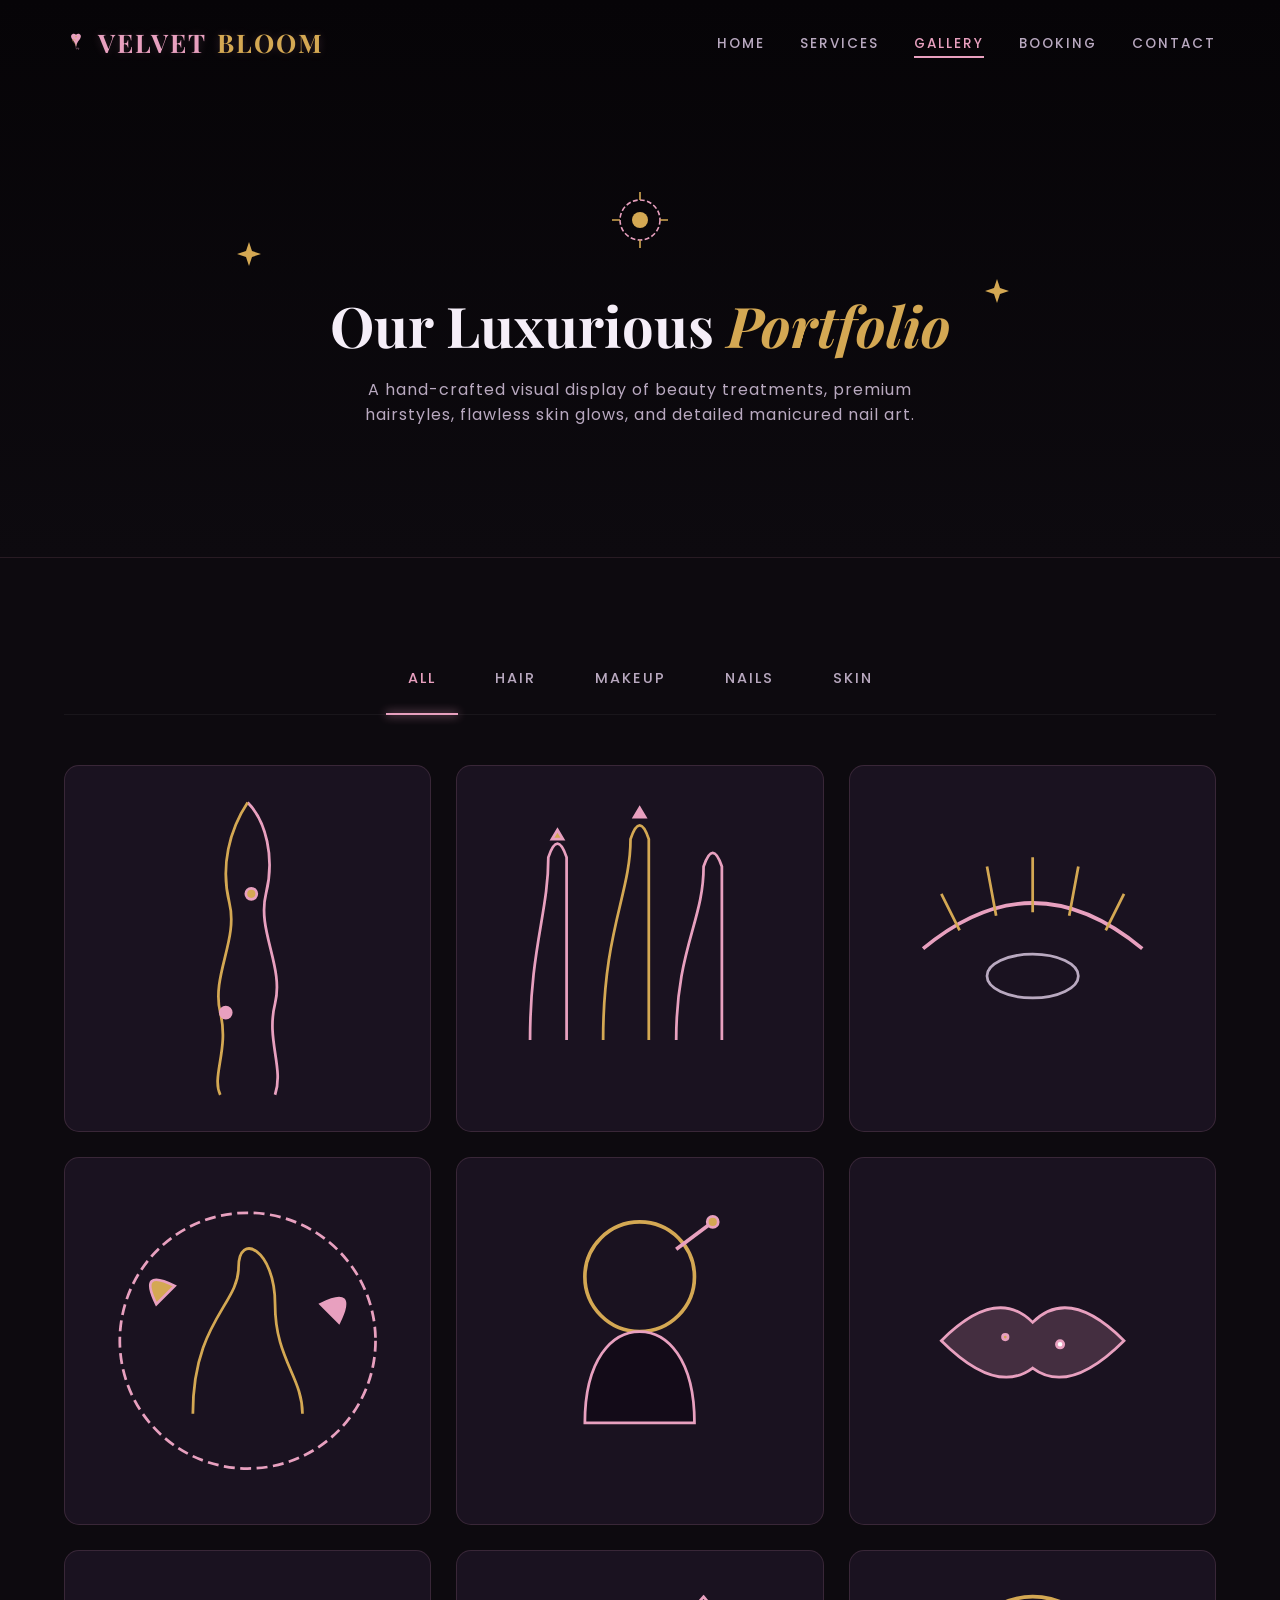
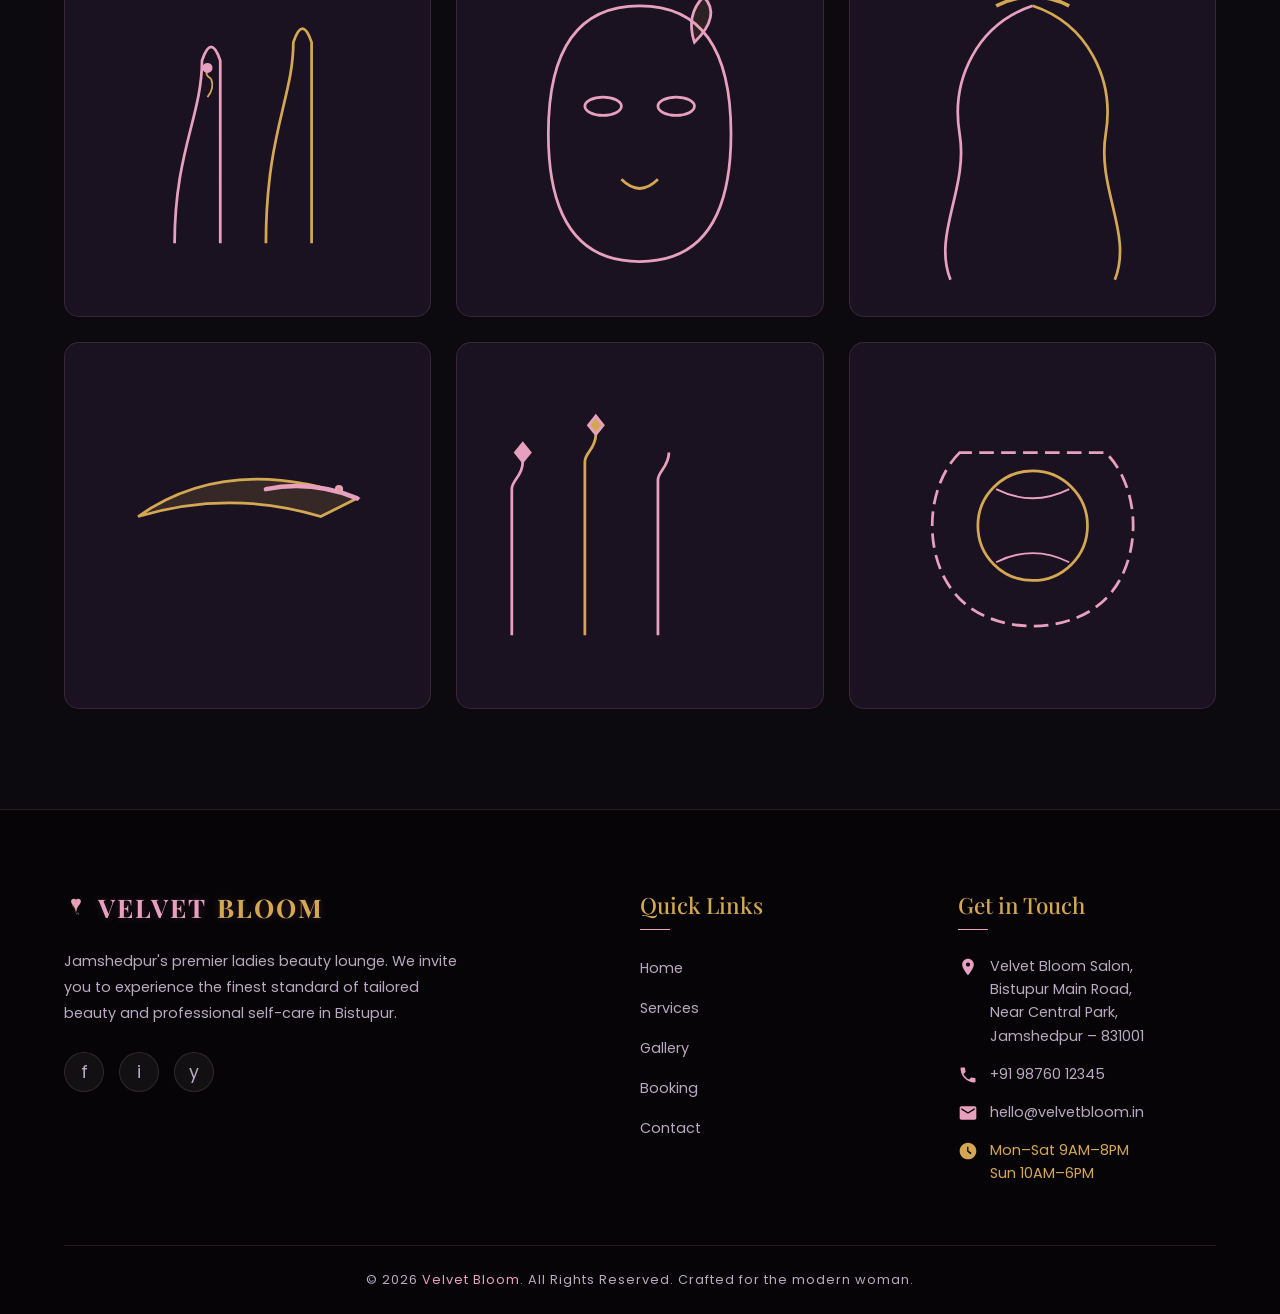
<file: gallery.html>
<!DOCTYPE html>
<html lang="en">
<head>
  <meta charset="UTF-8">
  <meta name="viewport" content="width=device-width, initial-scale=1.0">
  <meta name="description" content="View our portfolio of luxury hair styling, professional bridal makeups, custom nail art, and glowing skin transformations at Velvet Bloom Salon, Jamshedpur.">
  <title>Our Gallery | Velvet Bloom Ladies Parlour Jamshedpur</title>
  
  <!-- CSS Stylesheets -->
  <link rel="stylesheet" href="style.css">
  <link rel="stylesheet" href="animations.css">
  <link rel="stylesheet" href="responsive.css">
  
  <style>
    /* Gallery Grid Custom Layout */
    .gallery-grid {
      display: grid;
      grid-template-columns: repeat(auto-fill, minmax(280px, 1fr));
      gap: 25px;
      margin-top: 50px;
    }
    
    .gallery-item-card {
      position: relative;
      border-radius: 15px;
      overflow: hidden;
      border: 1px solid var(--glass-border);
      background: var(--card-bg);
      aspect-ratio: 1;
      cursor: pointer;
      transform-style: preserve-3d;
      perspective: 1000px;
      transition: border-color 0.4s ease, box-shadow 0.4s ease;
    }
    
    .gallery-item-card:hover {
      border-color: rgba(232, 160, 191, 0.4);
      box-shadow: var(--shadow-glow);
    }
    
    .gallery-item-card svg {
      width: 100%;
      height: 100%;
      display: block;
      transition: transform 0.6s cubic-bezier(0.25, 0.8, 0.25, 1);
    }
    
    .gallery-item-card:hover svg {
      transform: scale(1.08) translateZ(10px);
    }
    
    /* Elegant Hover Zoom + Heart Overlay */
    .gallery-overlay {
      position: absolute;
      top: 0;
      left: 0;
      width: 100%;
      height: 100%;
      background: rgba(13, 10, 15, 0.85);
      opacity: 0;
      transition: opacity 0.4s ease;
      display: flex;
      flex-direction: column;
      justify-content: center;
      align-items: center;
      gap: 12px;
      z-index: 10;
      backdrop-filter: blur(4px);
    }
    
    .gallery-item-card:hover .gallery-overlay {
      opacity: 1;
    }
    
    .gallery-overlay-icon {
      width: 50px;
      height: 50px;
      border-radius: 50%;
      background: var(--primary);
      color: var(--bg-color);
      display: flex;
      justify-content: center;
      align-items: center;
      transform: translateY(20px);
      transition: transform 0.4s cubic-bezier(0.25, 0.8, 0.25, 1);
    }
    
    .gallery-item-card:hover .gallery-overlay-icon {
      transform: translateY(0);
    }
    
    .gallery-overlay-icon svg {
      width: 24px;
      height: 24px;
      fill: currentColor;
    }
    
    .gallery-overlay-title {
      font-family: var(--font-heading);
      color: var(--text);
      font-size: 1.2rem;
      font-weight: 500;
      transform: translateY(20px);
      transition: transform 0.4s cubic-bezier(0.25, 0.8, 0.25, 1) 0.1s;
      text-align: center;
    }
    
    .gallery-item-card:hover .gallery-overlay-title {
      transform: translateY(0);
    }

    .gallery-overlay-tag {
      font-size: 0.75rem;
      text-transform: uppercase;
      letter-spacing: 2px;
      color: var(--gold);
      transform: translateY(20px);
      transition: transform 0.4s cubic-bezier(0.25, 0.8, 0.25, 1) 0.2s;
    }

    .gallery-item-card:hover .gallery-overlay-tag {
      transform: translateY(0);
    }
    
    /* Underline sliding filters list */
    .filter-tabs {
      display: flex;
      justify-content: center;
      gap: 15px;
      margin-bottom: 40px;
      border-bottom: 1px solid rgba(255, 255, 255, 0.05);
      padding-bottom: 15px;
      position: relative;
      flex-wrap: wrap;
    }
    
    .tab-btn {
      background: transparent;
      border: none;
      color: var(--text-muted);
      padding: 10px 22px;
      font-size: 0.9rem;
      font-weight: 500;
      letter-spacing: 2px;
      text-transform: uppercase;
      cursor: pointer;
      transition: var(--transition-smooth);
      position: relative;
      z-index: 5;
    }
    
    .tab-btn.active, .tab-btn:hover {
      color: var(--primary);
    }
    
    .tab-underline {
      position: absolute;
      bottom: -1px;
      height: 2px;
      background: var(--primary);
      transition: all 0.4s cubic-bezier(0.25, 0.8, 0.25, 1);
      box-shadow: 0 0 10px var(--primary);
    }
  </style>
</head>
<body>

  <div class="page-wrapper">

    <!-- HEADER NAVIGATION -->
    <header class="header-nav">
      <div class="container nav-container">
        <a href="index.html" class="logo">
          <svg viewBox="0 0 100 100">
            <path d="M50 20 C60 10, 80 20, 65 40 C55 50, 50 65, 50 80 C50 65, 45 50, 35 40 C20 20, 40 10, 50 20 Z" />
            <path d="M50 45 C45 35, 30 38, 38 48 C45 55, 50 60, 50 65" stroke="#d4a853" stroke-width="2" fill="none" />
            <path d="M50 80 C55 75, 65 72, 60 82" stroke="#e8a0bf" stroke-width="2" fill="none" />
            <circle cx="50" cy="28" r="3" fill="#d4a853" />
          </svg>
          VELVET<span>BLOOM</span>
        </a>

        <ul class="nav-links">
          <li><a href="index.html">Home</a></li>
          <li><a href="services.html">Services</a></li>
          <li><a href="gallery.html" class="active">Gallery</a></li>
          <li><a href="booking.html">Booking</a></li>
          <li><a href="contact.html">Contact</a></li>
        </ul>

        <button class="hamburger" aria-label="Toggle Navigation">
          <span></span>
          <span></span>
          <span></span>
        </button>
      </div>
    </header>

    <!-- MOBILE NAVIGATION DRAWER -->
    <div class="mobile-drawer">
      <ul>
        <li><a href="index.html">Home</a></li>
        <li><a href="services.html">Services</a></li>
        <li><a href="gallery.html" class="active">Gallery</a></li>
        <li><a href="booking.html">Booking</a></li>
        <li><a href="contact.html">Contact</a></li>
      </ul>
    </div>

    <!-- PAGE HERO -->
    <section class="page-hero">
      <div class="container">
        <!-- Floating sparkles -->
        <svg class="sparkle-svg sparkle-1" viewBox="0 0 24 24"><path d="M12 0l3 9 9 3-9 3-3 9-3-9-9-3 9-3z"/></svg>
        <svg class="sparkle-svg sparkle-2" viewBox="0 0 24 24"><path d="M12 0l3 9 9 3-9 3-3 9-3-9-9-3 9-3z"/></svg>

        <svg viewBox="0 0 100 100" class="hero-svg-icon">
          <circle cx="50" cy="50" r="25" fill="none" stroke="var(--primary)" stroke-width="2" stroke-dasharray="6 3"/>
          <path d="M50 15 L50 25 M50 75 L50 85 M15 50 L25 50 M75 50 L85 50" stroke="var(--gold)" stroke-width="2"/>
          <circle cx="50" cy="50" r="10" fill="var(--gold)"/>
        </svg>

        <h1 class="page-hero-title">Our Luxurious <span>Portfolio</span></h1>
        <p>A hand-crafted visual display of beauty treatments, premium hairstyles, flawless skin glows, and detailed manicured nail art.</p>
      </div>
    </section>

    <!-- PORTFOLIO SECTION -->
    <section class="gallery-menu section-padding" style="background: var(--bg-color);">
      <div class="container">

        <!-- Filters Tabs -->
        <div class="filter-tabs" data-target-grid="#gallery-grid">
          <button class="tab-btn active" data-filter="all">All</button>
          <button class="tab-btn" data-filter="hair">Hair</button>
          <button class="tab-btn" data-filter="makeup">Makeup</button>
          <button class="tab-btn" data-filter="nails">Nails</button>
          <button class="tab-btn" data-filter="skin">Skin</button>
        </div>

        <!-- 12 illustrated SVG cards layout -->
        <div id="gallery-grid" class="gallery-grid">

          <!-- 1. Flowing Hair Braid -->
          <div class="gallery-item-card filterable-card reveal reveal-up delay-100" data-category="hair">
            <a href="#" class="gallery-trigger">
              <svg viewBox="0 0 200 200" fill="none" stroke="var(--primary)" stroke-width="1.5">
                <path d="M100 20 C110 30, 115 50, 110 70 C105 90, 120 110, 115 130 C110 150, 120 165, 115 180" />
                <path d="M100 20 C90 35, 85 55, 90 75 C95 95, 80 115, 85 135 C90 155, 80 170, 85 180" stroke="var(--gold)" />
                <circle cx="102" cy="70" r="3" fill="var(--gold)" />
                <circle cx="88" cy="135" r="3" fill="var(--primary)" />
              </svg>
              <div class="gallery-overlay">
                <div class="gallery-overlay-icon">
                  <svg viewBox="0 0 24 24"><path d="M15.5 14h-.79l-.28-.27C15.41 12.59 16 11.11 16 9.5 16 5.91 13.09 3 9.5 3S3 5.91 3 9.5 5.91 16 9.5 16c1.61 0 3.09-.59 4.23-1.57l.27.28v.79l5 4.99L20.49 19l-4.99-5zm-6 0C7.01 14 5 11.99 5 9.5S7.01 5 9.5 5 14 7.01 14 9.5 11.99 14 9.5 14z"/></svg>
                </div>
                <h4 class="gallery-overlay-title">Flowing French Braid</h4>
                <span class="gallery-overlay-tag">Hair Styling</span>
              </div>
            </a>
          </div>

          <!-- 2. Geometric Almond Nails -->
          <div class="gallery-item-card filterable-card reveal reveal-up delay-200" data-category="nails">
            <a href="#" class="gallery-trigger">
              <svg viewBox="0 0 200 200" fill="none" stroke="var(--primary)" stroke-width="1.5">
                <path d="M40 150 C40 100, 50 80, 50 50 Q55 35 60 50 L60 150" />
                <path d="M80 150 C80 90, 95 70, 95 40 Q100 25 105 40 L105 150" stroke="var(--gold)" />
                <path d="M120 150 C120 100, 135 85, 135 55 Q140 40 145 55 L145 150" />
                <!-- Gold glitter triangles on nail tips -->
                <path d="M52 40 L58 40 L55 35 Z" fill="var(--gold)" />
                <path d="M97 28 L103 28 L100 23 Z" fill="var(--primary)" />
              </svg>
              <div class="gallery-overlay">
                <div class="gallery-overlay-icon">
                  <svg viewBox="0 0 24 24"><path d="M15.5 14h-.79l-.28-.27C15.41 12.59 16 11.11 16 9.5 16 5.91 13.09 3 9.5 3S3 5.91 3 9.5 5.91 16 9.5 16c1.61 0 3.09-.59 4.23-1.57l.27.28v.79l5 4.99L20.49 19l-4.99-5zm-6 0C7.01 14 5 11.99 5 9.5S7.01 5 9.5 5 14 7.01 14 9.5 11.99 14 9.5 14z"/></svg>
                </div>
                <h4 class="gallery-overlay-title">Geometric Almond Tips</h4>
                <span class="gallery-overlay-tag">Nails Art</span>
              </div>
            </a>
          </div>

          <!-- 3. Elegant Lashes -->
          <div class="gallery-item-card filterable-card reveal reveal-up delay-300" data-category="makeup">
            <a href="#" class="gallery-trigger">
              <svg viewBox="0 0 200 200" fill="none" stroke="var(--primary)" stroke-width="1.5">
                <path d="M40 100 Q100 50 160 100" stroke-width="2"/>
                <path d="M60 90 L50 70 M80 82 L75 55 M100 80 L100 50 M120 82 L125 55 M140 90 L150 70" stroke="var(--gold)" stroke-width="1.5" />
                <ellipse cx="100" cy="115" rx="25" ry="12" stroke="var(--text-muted)"/>
              </svg>
              <div class="gallery-overlay">
                <div class="gallery-overlay-icon">
                  <svg viewBox="0 0 24 24"><path d="M15.5 14h-.79l-.28-.27C15.41 12.59 16 11.11 16 9.5 16 5.91 13.09 3 9.5 3S3 5.91 3 9.5 5.91 16 9.5 16c1.61 0 3.09-.59 4.23-1.57l.27.28v.79l5 4.99L20.49 19l-4.99-5zm-6 0C7.01 14 5 11.99 5 9.5S7.01 5 9.5 5 14 7.01 14 9.5 11.99 14 9.5 14z"/></svg>
                </div>
                <h4 class="gallery-overlay-title">Mauve Glam Lashes</h4>
                <span class="gallery-overlay-tag">Makeup Finish</span>
              </div>
            </a>
          </div>

          <!-- 4. Botanic Skincare Glow -->
          <div class="gallery-item-card filterable-card reveal reveal-up delay-100" data-category="skin">
            <a href="#" class="gallery-trigger">
              <svg viewBox="0 0 200 200" fill="none" stroke="var(--primary)" stroke-width="1.5">
                <circle cx="100" cy="100" r="70" stroke-dasharray="6 3"/>
                <path d="M70 140 C70 90, 95 80, 95 60 C95 40, 115 50, 115 80 C115 110, 130 120, 130 140" stroke="var(--gold)"/>
                <!-- leaf vectors -->
                <path d="M140 80 Q160 70 150 90 Z" fill="var(--primary)"/>
                <path d="M60 70 Q40 60 50 80 Z" fill="var(--gold)"/>
              </svg>
              <div class="gallery-overlay">
                <div class="gallery-overlay-icon">
                  <svg viewBox="0 0 24 24"><path d="M15.5 14h-.79l-.28-.27C15.41 12.59 16 11.11 16 9.5 16 5.91 13.09 3 9.5 3S3 5.91 3 9.5 5.91 16 9.5 16c1.61 0 3.09-.59 4.23-1.57l.27.28v.79l5 4.99L20.49 19l-4.99-5zm-6 0C7.01 14 5 11.99 5 9.5S7.01 5 9.5 5 14 7.01 14 9.5 11.99 14 9.5 14z"/></svg>
                </div>
                <h4 class="gallery-overlay-title">Botanic Hydra-Glow</h4>
                <span class="gallery-overlay-tag">Skincare Glow</span>
              </div>
            </a>
          </div>

          <!-- 5. High Bun Hairstyle -->
          <div class="gallery-item-card filterable-card reveal reveal-up delay-200" data-category="hair">
            <a href="#" class="gallery-trigger">
              <svg viewBox="0 0 200 200" fill="none" stroke="var(--primary)" stroke-width="1.5">
                <circle cx="100" cy="65" r="30" stroke="var(--gold)" stroke-width="2"/>
                <path d="M70 145 C70 110, 85 95, 100 95 C115 95, 130 110, 130 145 Z" fill="#130b18" />
                <!-- hairpins in bun -->
                <line x1="120" y1="50" x2="140" y2="35" stroke="var(--primary)" stroke-width="2"/>
                <circle cx="140" cy="35" r="3" fill="var(--gold)"/>
              </svg>
              <div class="gallery-overlay">
                <div class="gallery-overlay-icon">
                  <svg viewBox="0 0 24 24"><path d="M15.5 14h-.79l-.28-.27C15.41 12.59 16 11.11 16 9.5 16 5.91 13.09 3 9.5 3S3 5.91 3 9.5 5.91 16 9.5 16c1.61 0 3.09-.59 4.23-1.57l.27.28v.79l5 4.99L20.49 19l-4.99-5zm-6 0C7.01 14 5 11.99 5 9.5S7.01 5 9.5 5 14 7.01 14 9.5 11.99 14 9.5 14z"/></svg>
                </div>
                <h4 class="gallery-overlay-title">Luxury High-Bun</h4>
                <span class="gallery-overlay-tag">Hair Styling</span>
              </div>
            </a>
          </div>

          <!-- 6. Gloss Pout lips -->
          <div class="gallery-item-card filterable-card reveal reveal-up delay-300" data-category="makeup">
            <a href="#" class="gallery-trigger">
              <svg viewBox="0 0 200 200" fill="none" stroke="var(--primary)" stroke-width="1.5">
                <path d="M50 100 Q80 70 100 90 Q120 70 150 100 Q120 130 100 115 Q80 130 50 100 Z" fill="rgba(232,160,191,0.2)"/>
                <!-- sparkles on lips -->
                <circle cx="85" cy="98" r="1.5" fill="var(--gold)"/>
                <circle cx="115" cy="102" r="2" fill="#fff"/>
              </svg>
              <div class="gallery-overlay">
                <div class="gallery-overlay-icon">
                  <svg viewBox="0 0 24 24"><path d="M15.5 14h-.79l-.28-.27C15.41 12.59 16 11.11 16 9.5 16 5.91 13.09 3 9.5 3S3 5.91 3 9.5 5.91 16 9.5 16c1.61 0 3.09-.59 4.23-1.57l.27.28v.79l5 4.99L20.49 19l-4.99-5zm-6 0C7.01 14 5 11.99 5 9.5S7.01 5 9.5 5 14 7.01 14 9.5 11.99 14 9.5 14z"/></svg>
                </div>
                <h4 class="gallery-overlay-title">Rose Gloss Pout</h4>
                <span class="gallery-overlay-tag">Makeup Finish</span>
              </div>
            </a>
          </div>

          <!-- 7. Floral Nail art extensions -->
          <div class="gallery-item-card filterable-card reveal reveal-up delay-100" data-category="nails">
            <a href="#" class="gallery-trigger">
              <svg viewBox="0 0 200 200" fill="none" stroke="var(--primary)" stroke-width="1.5">
                <path d="M60 160 C60 110, 75 90, 75 60 Q80 45 85 60 L85 160" />
                <path d="M110 160 C110 100, 125 80, 125 50 Q130 35 135 50 L135 160" stroke="var(--gold)" />
                <!-- tiny rose branch vector on nail middle -->
                <path d="M78 80 Q82 75 80 70 M80 70 Q76 68 78 64" stroke="var(--gold)" stroke-width="1"/>
                <circle cx="78" cy="64" r="2" fill="var(--primary)"/>
              </svg>
              <div class="gallery-overlay">
                <div class="gallery-overlay-icon">
                  <svg viewBox="0 0 24 24"><path d="M15.5 14h-.79l-.28-.27C15.41 12.59 16 11.11 16 9.5 16 5.91 13.09 3 9.5 3S3 5.91 3 9.5 5.91 16 9.5 16c1.61 0 3.09-.59 4.23-1.57l.27.28v.79l5 4.99L20.49 19l-4.99-5zm-6 0C7.01 14 5 11.99 5 9.5S7.01 5 9.5 5 14 7.01 14 9.5 11.99 14 9.5 14z"/></svg>
                </div>
                <h4 class="gallery-overlay-title">Hand-Painted Floral Nails</h4>
                <span class="gallery-overlay-tag">Nails Art</span>
              </div>
            </a>
          </div>

          <!-- 8. Herbal Mask skincare -->
          <div class="gallery-item-card filterable-card reveal reveal-up delay-200" data-category="skin">
            <a href="#" class="gallery-trigger">
              <svg viewBox="0 0 200 200" fill="none" stroke="var(--primary)" stroke-width="1.5">
                <path d="M100 30 Q50 30 50 100 Q50 170 100 170 Q150 170 150 100 Q150 30 100 30 Z" />
                <ellipse cx="80" cy="85" rx="10" ry="5" />
                <ellipse cx="120" cy="85" rx="10" ry="5" />
                <path d="M90 125 Q100 135 110 125" stroke="var(--gold)"/>
                <!-- leaf outlines around her face -->
                <path d="M130 50 Q145 35 135 25 Q125 35 130 50 Z" fill="rgba(212,168,83,0.1)"/>
              </svg>
              <div class="gallery-overlay">
                <div class="gallery-overlay-icon">
                  <svg viewBox="0 0 24 24"><path d="M15.5 14h-.79l-.28-.27C15.41 12.59 16 11.11 16 9.5 16 5.91 13.09 3 9.5 3S3 5.91 3 9.5 5.91 16 9.5 16c1.61 0 3.09-.59 4.23-1.57l.27.28v.79l5 4.99L20.49 19l-4.99-5zm-6 0C7.01 14 5 11.99 5 9.5S7.01 5 9.5 5 14 7.01 14 9.5 11.99 14 9.5 14z"/></svg>
                </div>
                <h4 class="gallery-overlay-title">Organic Skin Mask</h4>
                <span class="gallery-overlay-tag">Skincare Glow</span>
              </div>
            </a>
          </div>

          <!-- 9. Elegant Long Waves hairstyle -->
          <div class="gallery-item-card filterable-card reveal reveal-up delay-300" data-category="hair">
            <a href="#" class="gallery-trigger">
              <svg viewBox="0 0 200 200" fill="none" stroke="var(--primary)" stroke-width="1.5">
                <path d="M100 30 C70 40, 55 70, 60 100 C65 130, 45 155, 55 180" />
                <path d="M100 30 C130 40, 145 70, 140 100 C135 130, 155 155, 145 180" stroke="var(--gold)" />
                <path d="M80 30 Q100 20 120 30" stroke="var(--gold)" stroke-width="2"/>
              </svg>
              <div class="gallery-overlay">
                <div class="gallery-overlay-icon">
                  <svg viewBox="0 0 24 24"><path d="M15.5 14h-.79l-.28-.27C15.41 12.59 16 11.11 16 9.5 16 5.91 13.09 3 9.5 3S3 5.91 3 9.5 5.91 16 9.5 16c1.61 0 3.09-.59 4.23-1.57l.27.28v.79l5 4.99L20.49 19l-4.99-5zm-6 0C7.01 14 5 11.99 5 9.5S7.01 5 9.5 5 14 7.01 14 9.5 11.99 14 9.5 14z"/></svg>
                </div>
                <h4 class="gallery-overlay-title">Couture Long Waves</h4>
                <span class="gallery-overlay-tag">Hair Styling</span>
              </div>
            </a>
          </div>

          <!-- 10. Eyeliner Wing finish -->
          <div class="gallery-item-card filterable-card reveal reveal-up delay-100" data-category="makeup">
            <a href="#" class="gallery-trigger">
              <svg viewBox="0 0 200 200" fill="none" stroke="var(--primary)" stroke-width="1.5">
                <path d="M40 95 Q90 60 160 85 L140 95 Q90 80 40 95 Z" fill="rgba(212,168,83,0.15)" stroke="var(--gold)"/>
                <path d="M160 85 Q135 75 110 80" stroke="var(--primary)" stroke-width="2.5" stroke-linecap="round"/>
                <!-- elegant golden dots -->
                <circle cx="150" cy="80" r="1.5" fill="var(--gold)"/>
              </svg>
              <div class="gallery-overlay">
                <div class="gallery-overlay-icon">
                  <svg viewBox="0 0 24 24"><path d="M15.5 14h-.79l-.28-.27C15.41 12.59 16 11.11 16 9.5 16 5.91 13.09 3 9.5 3S3 5.91 3 9.5 5.91 16 9.5 16c1.61 0 3.09-.59 4.23-1.57l.27.28v.79l5 4.99L20.49 19l-4.99-5zm-6 0C7.01 14 5 11.99 5 9.5S7.01 5 9.5 5 14 7.01 14 9.5 11.99 14 9.5 14z"/></svg>
                </div>
                <h4 class="gallery-overlay-title">Double Wing Eyeliner</h4>
                <span class="gallery-overlay-tag">Makeup Finish</span>
              </div>
            </a>
          </div>

          <!-- 11. Luxury Chrome nails -->
          <div class="gallery-item-card filterable-card reveal reveal-up delay-200" data-category="nails">
            <a href="#" class="gallery-trigger">
              <svg viewBox="0 0 200 200" fill="none" stroke="var(--primary)" stroke-width="1.5">
                <path d="M30 160 L30 80 C30 75 36 73 36 65" />
                <path d="M70 160 L70 65 C70 60 76 58 76 50" stroke="var(--gold)" />
                <path d="M110 160 L110 75 C110 70 116 68 116 60" />
                <!-- sparkle highlights -->
                <path d="M36 65 L40 60 L36 55 L32 60 Z" fill="var(--primary)" />
                <path d="M76 50 L80 45 L76 40 L72 45 Z" fill="var(--gold)" />
              </svg>
              <div class="gallery-overlay">
                <div class="gallery-overlay-icon">
                  <svg viewBox="0 0 24 24"><path d="M15.5 14h-.79l-.28-.27C15.41 12.59 16 11.11 16 9.5 16 5.91 13.09 3 9.5 3S3 5.91 3 9.5 5.91 16 9.5 16c1.61 0 3.09-.59 4.23-1.57l.27.28v.79l5 4.99L20.49 19l-4.99-5zm-6 0C7.01 14 5 11.99 5 9.5S7.01 5 9.5 5 14 7.01 14 9.5 11.99 14 9.5 14z"/></svg>
                </div>
                <h4 class="gallery-overlay-title">Rose Chrome Overlays</h4>
                <span class="gallery-overlay-tag">Nails Art</span>
              </div>
            </a>
          </div>

          <!-- 12. Candles facial massage -->
          <div class="gallery-item-card filterable-card reveal reveal-up delay-300" data-category="skin">
            <a href="#" class="gallery-trigger">
              <svg viewBox="0 0 200 200" fill="none" stroke="var(--primary)" stroke-width="1.5">
                <path d="M60 60 C40 80, 40 120, 60 140 C80 160, 120 160, 140 140 C160 120, 160 80, 140 60 Z" stroke-dasharray="8 4"/>
                <circle cx="100" cy="100" r="30" stroke="var(--gold)"/>
                <!-- massage wave vectors -->
                <path d="M80 80 Q100 90 120 80 M80 120 Q100 110 120 120" stroke="var(--primary)" stroke-width="1"/>
              </svg>
              <div class="gallery-overlay">
                <div class="gallery-overlay-icon">
                  <svg viewBox="0 0 24 24"><path d="M15.5 14h-.79l-.28-.27C15.41 12.59 16 11.11 16 9.5 16 5.91 13.09 3 9.5 3S3 5.91 3 9.5 5.91 16 9.5 16c1.61 0 3.09-.59 4.23-1.57l.27.28v.79l5 4.99L20.49 19l-4.99-5zm-6 0C7.01 14 5 11.99 5 9.5S7.01 5 9.5 5 14 7.01 14 9.5 11.99 14 9.5 14z"/></svg>
                </div>
                <h4 class="gallery-overlay-title">Candlelit Skin Massage</h4>
                <span class="gallery-overlay-tag">Skincare Glow</span>
              </div>
            </a>
          </div>

        </div>

      </div>
    </section>

    <!-- CUSTOM JS LIGHTBOX (NO EXTERNAL LIBRARIES) -->
    <div id="lightbox" class="lightbox">
      <div class="lightbox-content">
        <!-- Close button inside Content container -->
        <button class="lightbox-close">
          <svg viewBox="0 0 24 24"><path d="M19 6.41L17.59 5 12 10.59 6.41 5 5 6.41 10.59 12 5 17.59 6.41 19 12 13.41 17.59 19 19 17.59 13.41 12z"/></svg>
          Close
        </button>
        
        <!-- Navigation Buttons -->
        <button class="lightbox-nav prev" aria-label="Previous image">
          <svg viewBox="0 0 24 24"><path d="M15.41 7.41L14 6l-6 6 6 6 1.41-1.41L10.83 12z"/></svg>
        </button>
        <button class="lightbox-nav next" aria-label="Next image">
          <svg viewBox="0 0 24 24"><path d="M10 6L8.59 7.41 13.17 12l-4.58 4.59L10 18l6-6z"/></svg>
        </button>

        <!-- Dynamic inline SVG is injected here by main.js -->
        <div class="lightbox-content-placeholder"></div>
      </div>
    </div>

    <!-- FOOTER -->
    <footer class="main-footer">
      <div class="container">
        
        <div class="footer-grid">
          
          <div class="footer-col">
            <div class="footer-logo-wrapper">
              <a href="index.html" class="logo" style="margin-bottom: 15px;">
                <svg viewBox="0 0 100 100">
                  <path d="M50 20 C60 10, 80 20, 65 40 C55 50, 50 65, 50 80 C50 65, 45 50, 35 40 C20 20, 40 10, 50 20 Z" />
                  <path d="M50 45 C45 35, 30 38, 38 48 C45 55, 50 60, 50 65" stroke="#d4a853" stroke-width="2" fill="none" />
                  <path d="M50 80 C55 75, 65 72, 60 82" stroke="#e8a0bf" stroke-width="2" fill="none" />
                  <circle cx="50" cy="28" r="3" fill="#d4a853" />
                </svg>
                VELVET<span>BLOOM</span>
              </a>
            </div>
            <p>
              Jamshedpur's premier ladies beauty lounge. We invite you to experience the finest standard of tailored beauty and professional self-care in Bistupur.
            </p>
            <div class="social-links">
              <a href="https://facebook.com" target="_blank">f</a>
              <a href="https://instagram.com" target="_blank">i</a>
              <a href="https://youtube.com" target="_blank">y</a>
            </div>
          </div>

          <div class="footer-col">
            <h3>Quick Links</h3>
            <ul>
              <li><a href="index.html">Home</a></li>
              <li><a href="services.html">Services</a></li>
              <li><a href="gallery.html">Gallery</a></li>
              <li><a href="booking.html">Booking</a></li>
              <li><a href="contact.html">Contact</a></li>
            </ul>
          </div>

          <div class="footer-col">
            <h3>Get in Touch</h3>
            <ul class="contact-info-list">
              <li>
                <svg viewBox="0 0 24 24"><path d="M12 2C8.13 2 5 5.13 5 9c0 5.25 7 13 7 13s7-7.75 7-13c0-3.87-3.13-7-7-7zm0 9.5c-1.38 0-2.5-1.12-2.5-2.5s1.12-2.5 2.5-2.5 2.5 1.12 2.5 2.5-1.12 2.5-2.5 2.5z"/></svg>
                <span>Velvet Bloom Salon,<br>Bistupur Main Road,<br>Near Central Park,<br>Jamshedpur – 831001</span>
              </li>
              <li>
                <svg viewBox="0 0 24 24"><path d="M6.62 10.79c1.44 2.83 3.76 5.14 6.59 6.59l2.2-2.2c.27-.27.67-.36 1.02-.24 1.12.37 2.33.57 3.57.57.55 0 1 .45 1 1V20c0 .55-.45 1-1 1-9.39 0-17-7.61-17-17 0-.55.45-1 1-1h3.5c.55 0 1 .45 1 1 0 1.25.2 2.45.57 3.57.11.35.03.74-.25 1.02l-2.2 2.2z"/></svg>
                <span>+91 98760 12345</span>
              </li>
              <li>
                <svg viewBox="0 0 24 24"><path d="M20 4H4c-1.1 0-1.99.9-1.99 2L2 18c0 1.1.9 2 2 2h16c1.1 0 2-.9 2-2V6c0-1.1-.9-2-2-2zm0 4l-8 5-8-5V6l8 5 8-5v2z"/></svg>
                <span>hello@velvetbloom.in</span>
              </li>
              <li style="color: var(--gold);">
                <svg viewBox="0 0 24 24" style="fill: var(--gold);"><path d="M11.99 2C6.47 2 2 6.48 2 12s4.47 10 9.99 10C17.52 22 22 17.52 22 12S17.52 2 11.99 2zm3.3 14.3L11 12.5V7h1.5v4.78l3.72 2.22-.93 1.3z"/></svg>
                <span>Mon–Sat 9AM–8PM<br>Sun 10AM–6PM</span>
              </li>
            </ul>
          </div>

        </div>

        <div class="copyright-bar">
          <p>© 2026 <span>Velvet Bloom</span>. All Rights Reserved. Crafted for the modern woman.</p>
        </div>

      </div>
    </footer>

  </div>

  <!-- JavaScript Modules -->
  <script src="main.js"></script>
  <script src="animations.js"></script>
</body>
</html>
</file>
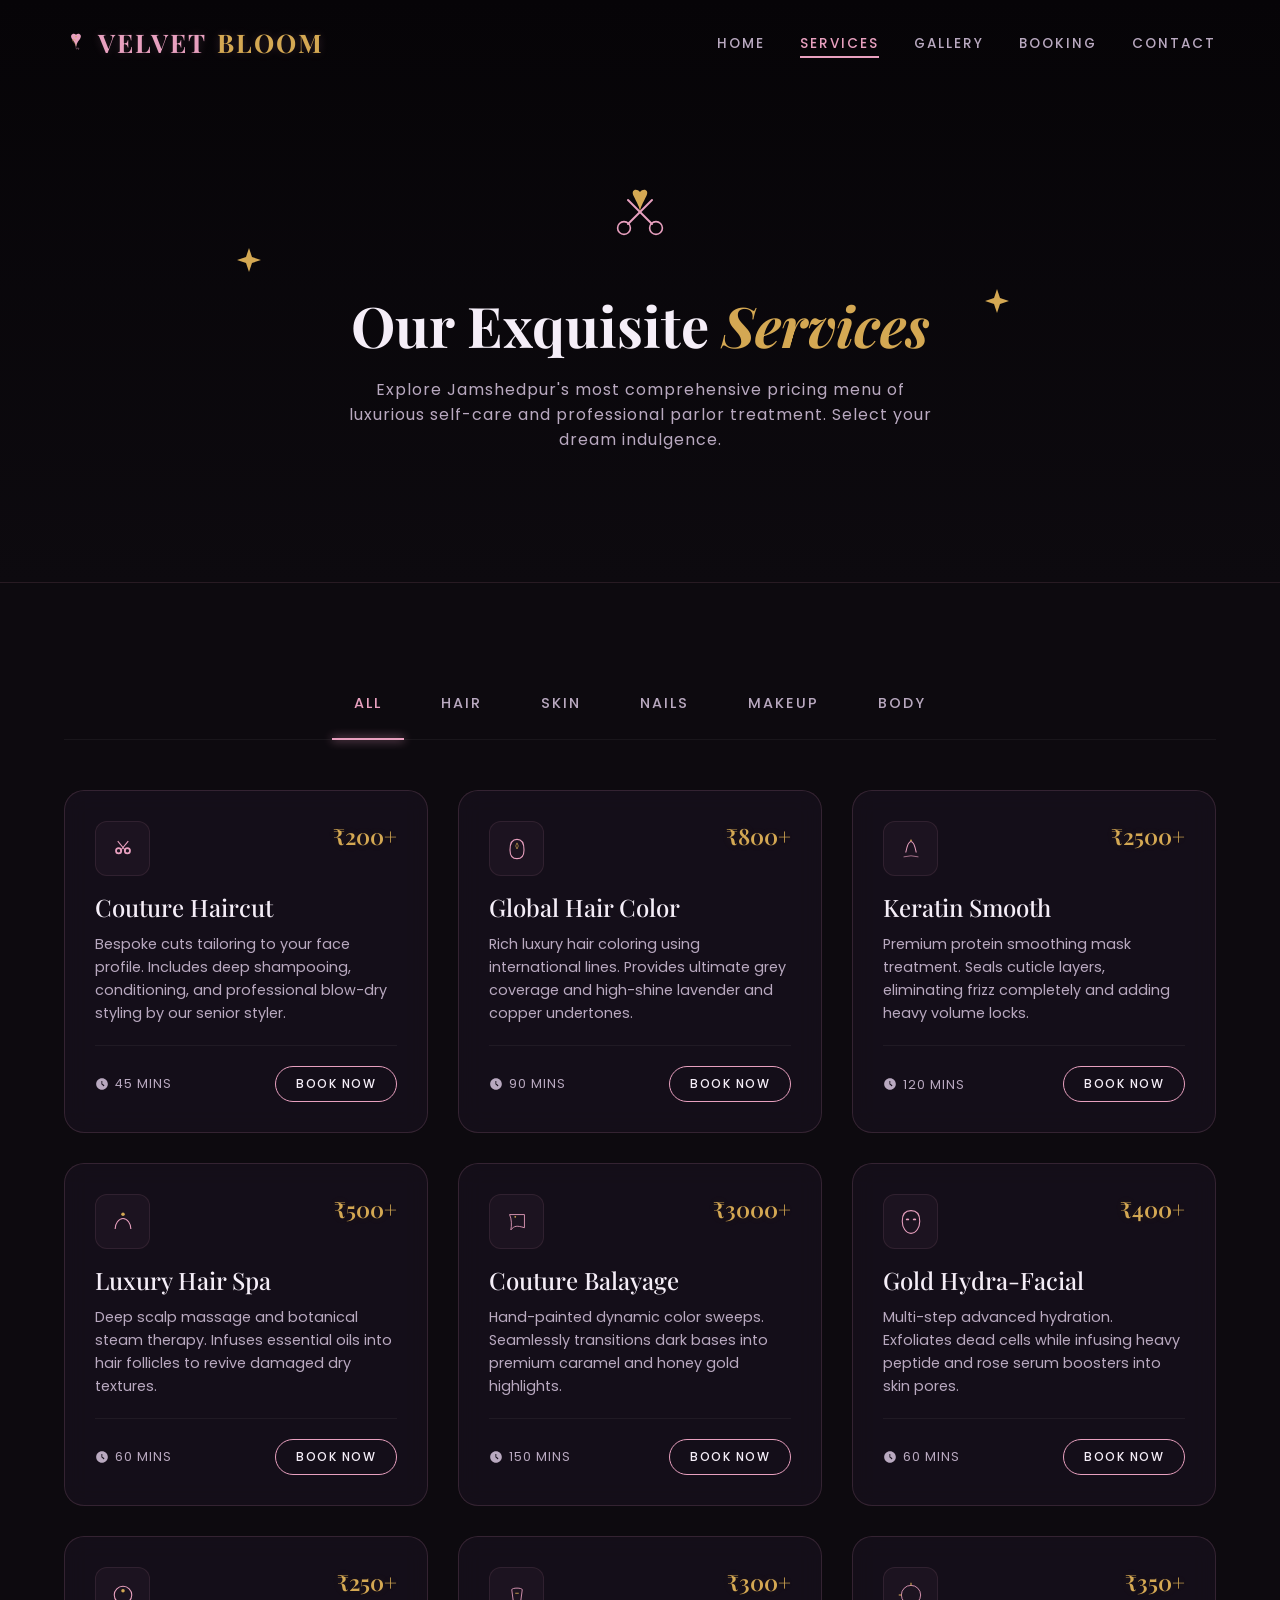
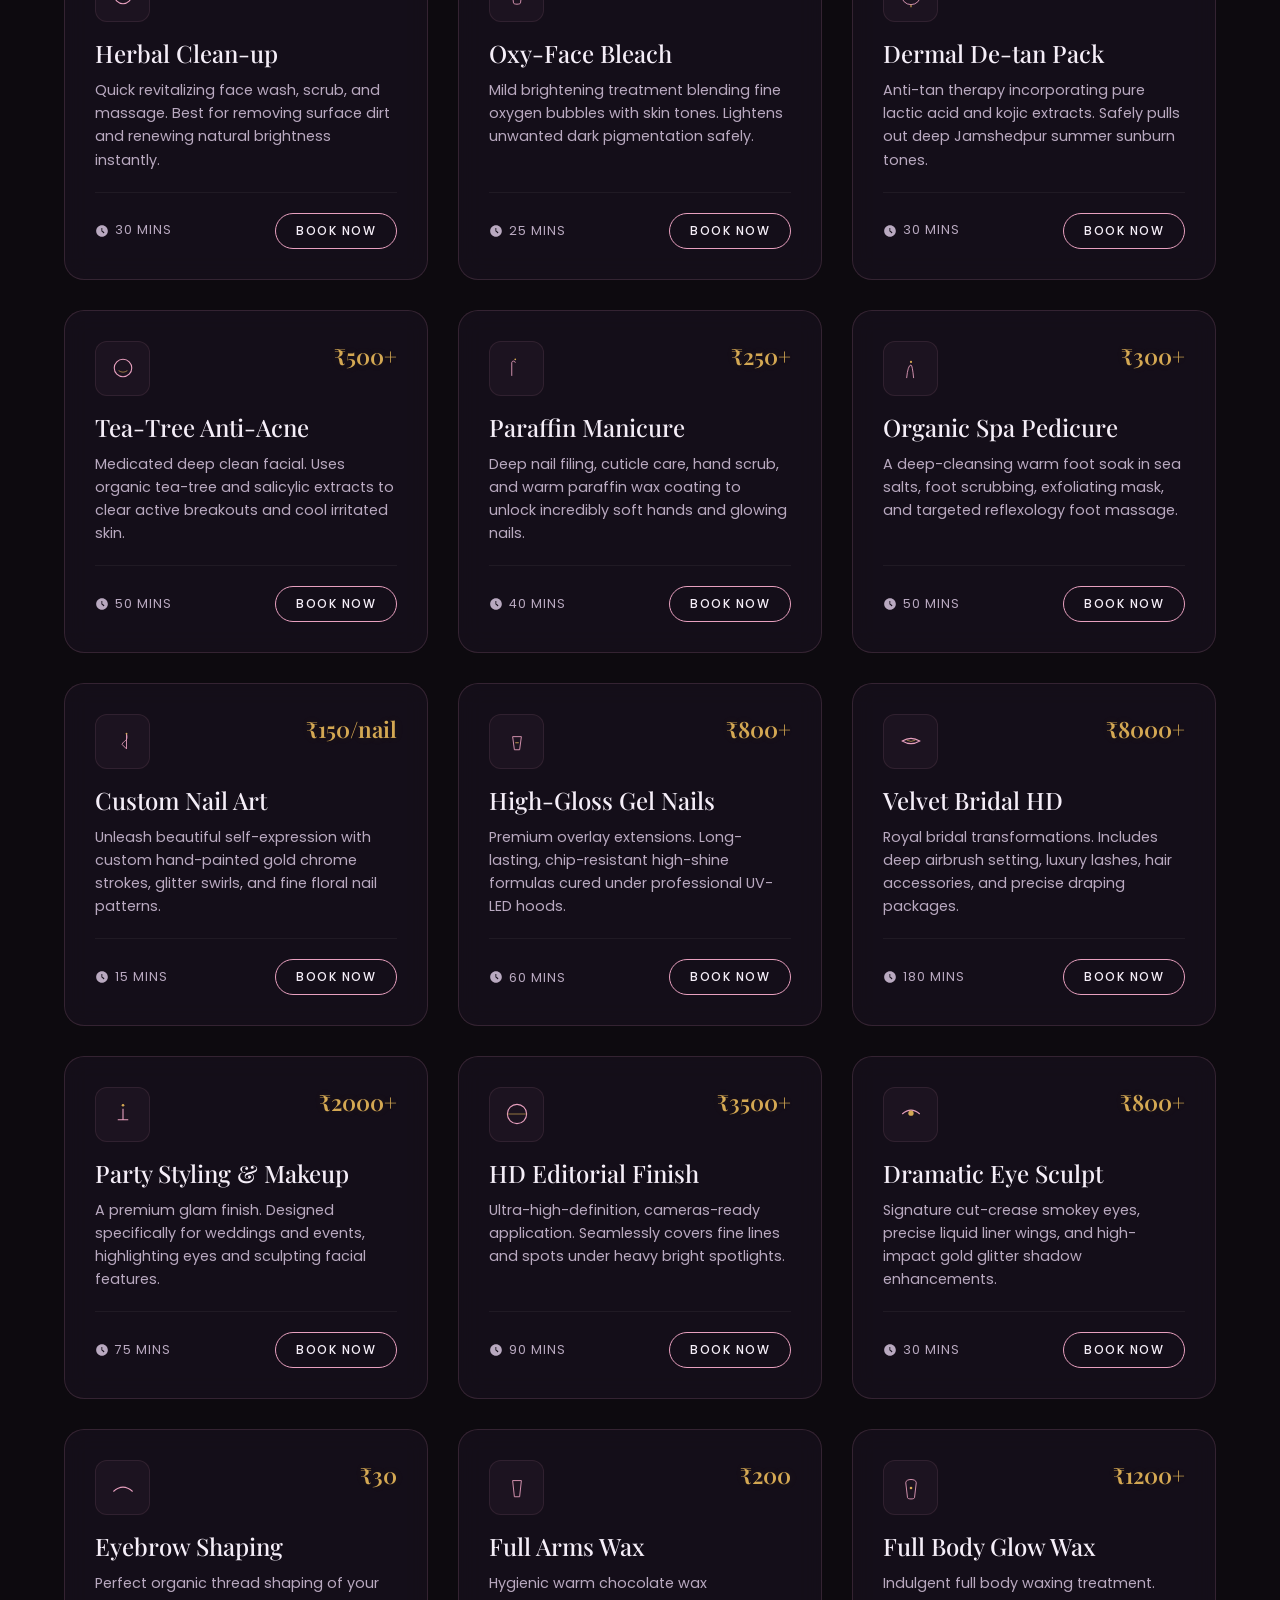
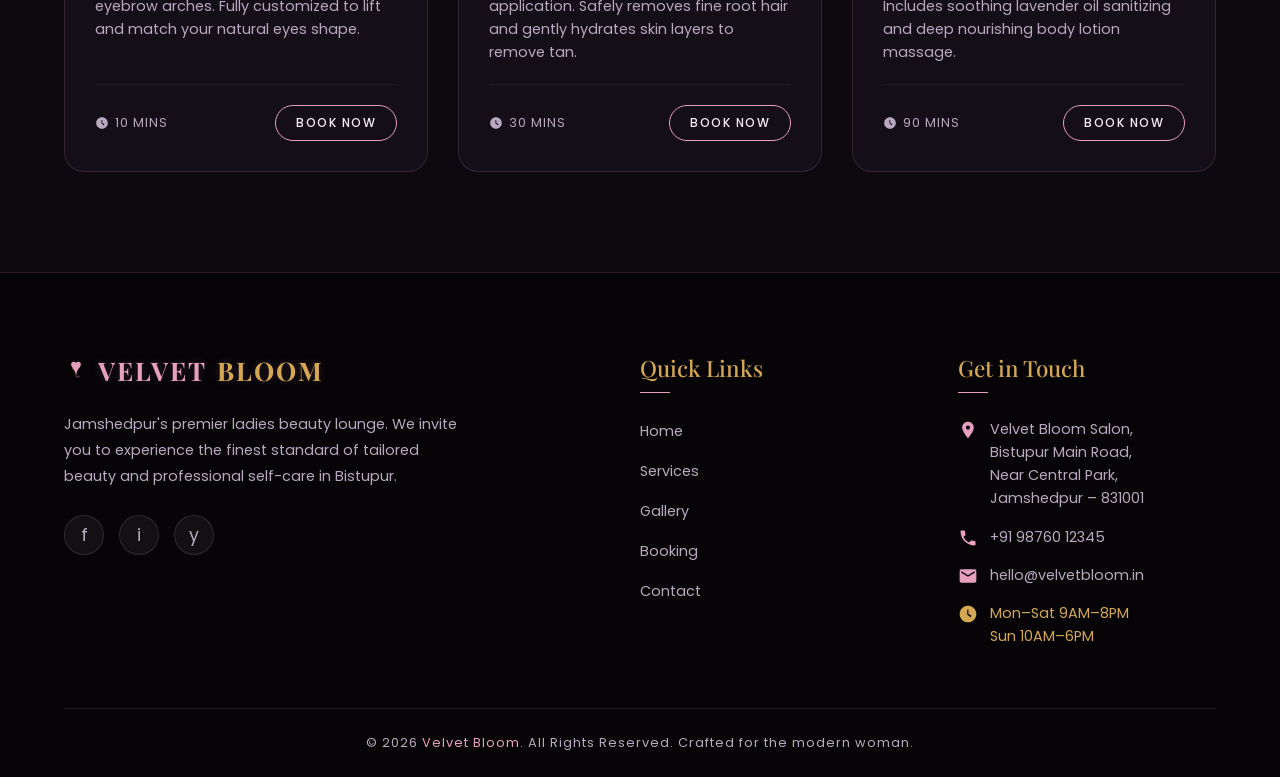
<file: services.html>
<!DOCTYPE html>
<html lang="en">
<head>
  <meta charset="UTF-8">
  <meta name="viewport" content="width=device-width, initial-scale=1.0">
  <meta name="description" content="Explore Velvet Bloom's premium ladies salon services in Jamshedpur: hair styling, advanced skin facials, luxury manicures, gel nails, professional makeup, and precision waxing.">
  <title>Our Services | Velvet Bloom Ladies Parlour Jamshedpur</title>
  
  <!-- CSS Stylesheets -->
  <link rel="stylesheet" href="style.css">
  <link rel="stylesheet" href="animations.css">
  <link rel="stylesheet" href="responsive.css">
  
  <style>
    /* Service Card Custom Sub-Styles */
    .services-grid {
      display: grid;
      grid-template-columns: repeat(auto-fill, minmax(350px, 1fr));
      gap: 30px;
      margin-top: 50px;
    }
    
    .service-card {
      position: relative;
      display: flex;
      flex-direction: column;
      height: 100%;
    }
    
    .service-card-header {
      display: flex;
      justify-content: space-between;
      align-items: flex-start;
      margin-bottom: 15px;
    }
    
    .service-card-icon-wrapper {
      width: 55px;
      height: 55px;
      border-radius: 12px;
      background: rgba(232, 160, 191, 0.04);
      border: 1px solid rgba(232, 160, 191, 0.1);
      display: flex;
      justify-content: center;
      align-items: center;
      transition: var(--transition-smooth);
    }
    
    .service-card:hover .service-card-icon-wrapper {
      background: rgba(232, 160, 191, 0.1);
      border-color: var(--primary);
      transform: scale(1.08) rotate(5deg);
    }
    
    .service-card-icon-wrapper svg {
      width: 28px;
      height: 28px;
      fill: var(--primary);
      transition: var(--transition-smooth);
    }

    .service-card:hover .service-card-icon-wrapper svg {
      fill: var(--gold);
    }
    
    .service-card-price {
      font-family: var(--font-heading);
      font-size: 1.4rem;
      font-weight: 600;
      color: var(--gold);
      text-shadow: 0 0 10px rgba(212, 168, 83, 0.1);
    }
    
    .service-card-title {
      font-family: var(--font-heading);
      font-size: 1.5rem;
      font-weight: 500;
      color: var(--text);
      margin-bottom: 10px;
    }
    
    .service-card-desc {
      color: var(--text-muted);
      font-size: 0.9rem;
      line-height: 1.6;
      margin-bottom: 20px;
      flex-grow: 1;
    }
    
    .service-card-footer {
      display: flex;
      justify-content: space-between;
      align-items: center;
      border-top: 1px solid rgba(255, 255, 255, 0.05);
      padding-top: 20px;
      margin-top: auto;
    }
    
    .service-card-duration {
      font-size: 0.8rem;
      color: var(--text-muted);
      letter-spacing: 1px;
      text-transform: uppercase;
      display: flex;
      align-items: center;
      gap: 6px;
    }
    
    .service-card-duration svg {
      width: 14px;
      height: 14px;
      fill: currentColor;
    }
    
    /* Interactive sliding line filters */
    .filter-tabs {
      display: flex;
      justify-content: center;
      gap: 15px;
      margin-bottom: 40px;
      border-bottom: 1px solid rgba(255, 255, 255, 0.05);
      padding-bottom: 15px;
      position: relative;
      flex-wrap: wrap;
    }
    
    .tab-btn {
      background: transparent;
      border: none;
      color: var(--text-muted);
      padding: 10px 22px;
      font-size: 0.9rem;
      font-weight: 500;
      letter-spacing: 2px;
      text-transform: uppercase;
      cursor: pointer;
      transition: var(--transition-smooth);
      position: relative;
      z-index: 5;
    }
    
    .tab-btn.active, .tab-btn:hover {
      color: var(--primary);
    }
    
    .tab-underline {
      position: absolute;
      bottom: -1px;
      height: 2px;
      background: var(--primary);
      transition: all 0.4s cubic-bezier(0.25, 0.8, 0.25, 1);
      box-shadow: 0 0 10px var(--primary);
    }
  </style>
</head>
<body>

  <div class="page-wrapper">

    <!-- HEADER NAVIGATION -->
    <header class="header-nav">
      <div class="container nav-container">
        <a href="index.html" class="logo">
          <svg viewBox="0 0 100 100">
            <path d="M50 20 C60 10, 80 20, 65 40 C55 50, 50 65, 50 80 C50 65, 45 50, 35 40 C20 20, 40 10, 50 20 Z" />
            <path d="M50 45 C45 35, 30 38, 38 48 C45 55, 50 60, 50 65" stroke="#d4a853" stroke-width="2" fill="none" />
            <path d="M50 80 C55 75, 65 72, 60 82" stroke="#e8a0bf" stroke-width="2" fill="none" />
            <circle cx="50" cy="28" r="3" fill="#d4a853" />
          </svg>
          VELVET<span>BLOOM</span>
        </a>

        <ul class="nav-links">
          <li><a href="index.html">Home</a></li>
          <li><a href="services.html" class="active">Services</a></li>
          <li><a href="gallery.html">Gallery</a></li>
          <li><a href="booking.html">Booking</a></li>
          <li><a href="contact.html">Contact</a></li>
        </ul>

        <button class="hamburger" aria-label="Toggle Navigation">
          <span></span>
          <span></span>
          <span></span>
        </button>
      </div>
    </header>

    <!-- MOBILE NAVIGATION DRAWER -->
    <div class="mobile-drawer">
      <ul>
        <li><a href="index.html">Home</a></li>
        <li><a href="services.html" class="active">Services</a></li>
        <li><a href="gallery.html">Gallery</a></li>
        <li><a href="booking.html">Booking</a></li>
        <li><a href="contact.html">Contact</a></li>
      </ul>
    </div>

    <!-- PAGE HERO -->
    <section class="page-hero">
      <div class="container">
        <!-- Sparkling ornaments -->
        <svg class="sparkle-svg sparkle-1" viewBox="0 0 24 24"><path d="M12 0l3 9 9 3-9 3-3 9-3-9-9-3 9-3z"/></svg>
        <svg class="sparkle-svg sparkle-2" viewBox="0 0 24 24"><path d="M12 0l3 9 9 3-9 3-3 9-3-9-9-3 9-3z"/></svg>

        <!-- Custom Page Hero Illustration: Scissors + Blooming Rose -->
        <svg viewBox="0 0 100 100" class="hero-svg-icon">
          <path d="M35 55 L65 25" stroke="var(--primary)" stroke-width="2.5" stroke-linecap="round"/>
          <path d="M65 55 L35 25" stroke="var(--primary)" stroke-width="2.5" stroke-linecap="round"/>
          <circle cx="30" cy="60" r="8" stroke="var(--primary)" stroke-width="2" fill="none"/>
          <circle cx="70" cy="60" r="8" stroke="var(--primary)" stroke-width="2" fill="none"/>
          <path d="M50 15 C54 10, 62 12, 58 20 C54 28, 50 35, 50 40 C50 35, 46 28, 42 20 C38 12, 46 10, 50 15 Z" fill="var(--gold)"/>
        </svg>

        <h1 class="page-hero-title">Our Exquisite <span>Services</span></h1>
        <p>Explore Jamshedpur's most comprehensive pricing menu of luxurious self-care and professional parlor treatment. Select your dream indulgence.</p>
      </div>
    </section>

    <!-- SERVICES DIRECTORY -->
    <section class="services-menu section-padding" style="background: var(--bg-color);">
      <div class="container">

        <!-- Dynamic Category Filter Tabs -->
        <div class="filter-tabs" data-target-grid="#services-menu-grid">
          <button class="tab-btn active" data-filter="all">All</button>
          <button class="tab-btn" data-filter="hair">Hair</button>
          <button class="tab-btn" data-filter="skin">Skin</button>
          <button class="tab-btn" data-filter="nails">Nails</button>
          <button class="tab-btn" data-filter="makeup">Makeup</button>
          <button class="tab-btn" data-filter="body">Body</button>
        </div>

        <!-- 3-column desktop layout grid -->
        <div id="services-menu-grid" class="services-grid">

          <!-- ==========================================================
               HAIR SECTION
               ========================================================== -->
          <!-- Card 1 - Haircut -->
          <div class="glass-card service-card filterable-card reveal reveal-up delay-100" data-category="hair">
            <div class="service-card-header">
              <div class="service-card-icon-wrapper">
                <svg viewBox="0 0 64 64"><path d="M22 28 A8 8 0 1 0 22 44 A8 8 0 1 0 22 28 Z M22 32 A4 4 0 1 1 22 40 A4 4 0 1 1 22 32"/><path d="M42 28 A8 8 0 1 0 42 44 A8 8 0 1 0 42 28 Z M42 32 A4 4 0 1 1 42 40 A4 4 0 1 1 42 32"/><path d="M26 36 L44 14" stroke="var(--primary)" stroke-width="2.5"/><path d="M38 36 L20 14" stroke="var(--primary)" stroke-width="2.5"/></svg>
              </div>
              <div class="service-card-price">₹200+</div>
            </div>
            <h3 class="service-card-title">Couture Haircut</h3>
            <p class="service-card-desc">Bespoke cuts tailoring to your face profile. Includes deep shampooing, conditioning, and professional blow-dry styling by our senior styler.</p>
            <div class="service-card-footer">
              <div class="service-card-duration">
                <svg viewBox="0 0 24 24"><path d="M11.99 2C6.47 2 2 6.48 2 12s4.47 10 9.99 10C17.52 22 22 17.52 22 12S17.52 2 11.99 2zm3.3 14.3L11 12.5V7h1.5v4.78l3.72 2.22-.93 1.3z"/></svg>
                45 mins
              </div>
              <a href="booking.html?service=haircut" class="btn btn-secondary" style="padding: 8px 20px; font-size: 0.75rem;">Book Now</a>
            </div>
          </div>

          <!-- Card 2 - Hair Color -->
          <div class="glass-card service-card filterable-card reveal reveal-up delay-200" data-category="hair">
            <div class="service-card-header">
              <div class="service-card-icon-wrapper">
                <svg viewBox="0 0 64 64"><path d="M32 10 C20 10, 16 20, 16 34 C16 48, 22 54, 32 54 C42 54, 48 48, 48 34 C48 20, 44 10, 32 10 Z" fill="none" stroke="var(--primary)" stroke-width="2.5"/><path d="M32 18 Q38 25 32 32 Q26 25 32 18" stroke="var(--gold)" stroke-width="1.5" fill="none"/></svg>
              </div>
              <div class="service-card-price">₹800+</div>
            </div>
            <h3 class="service-card-title">Global Hair Color</h3>
            <p class="service-card-desc">Rich luxury hair coloring using international lines. Provides ultimate grey coverage and high-shine lavender and copper undertones.</p>
            <div class="service-card-footer">
              <div class="service-card-duration">
                <svg viewBox="0 0 24 24"><path d="M11.99 2C6.47 2 2 6.48 2 12s4.47 10 9.99 10C17.52 22 22 17.52 22 12S17.52 2 11.99 2zm3.3 14.3L11 12.5V7h1.5v4.78l3.72 2.22-.93 1.3z"/></svg>
                90 mins
              </div>
              <a href="booking.html?service=hair-color" class="btn btn-secondary" style="padding: 8px 20px; font-size: 0.75rem;">Book Now</a>
            </div>
          </div>

          <!-- Card 3 - Keratin -->
          <div class="glass-card service-card filterable-card reveal reveal-up delay-300" data-category="hair">
            <div class="service-card-header">
              <div class="service-card-icon-wrapper">
                <svg viewBox="0 0 64 64"><path d="M20 40 Q25 15 32 15 Q39 15 44 40" fill="none" stroke="var(--primary)" stroke-width="2.5"/><circle cx="32" cy="12" r="2" fill="var(--gold)"/><path d="M15 50 Q32 45 49 50" fill="none" stroke="var(--primary)" stroke-width="1.5"/></svg>
              </div>
              <div class="service-card-price">₹2500+</div>
            </div>
            <h3 class="service-card-title">Keratin Smooth</h3>
            <p class="service-card-desc">Premium protein smoothing mask treatment. Seals cuticle layers, eliminating frizz completely and adding heavy volume locks.</p>
            <div class="service-card-footer">
              <div class="service-card-duration">
                <svg viewBox="0 0 24 24"><path d="M11.99 2C6.47 2 2 6.48 2 12s4.47 10 9.99 10C17.52 22 22 17.52 22 12S17.52 2 11.99 2zm3.3 14.3L11 12.5V7h1.5v4.78l3.72 2.22-.93 1.3z"/></svg>
                120 mins
              </div>
              <a href="booking.html?service=keratin" class="btn btn-secondary" style="padding: 8px 20px; font-size: 0.75rem;">Book Now</a>
            </div>
          </div>

          <!-- Card 4 - Hair Spa -->
          <div class="glass-card service-card filterable-card reveal reveal-up delay-100" data-category="hair">
            <div class="service-card-header">
              <div class="service-card-icon-wrapper">
                <svg viewBox="0 0 64 64"><path d="M14 48 C14 36 22 24 32 24 C42 24 50 36 50 48" fill="none" stroke="var(--primary)" stroke-width="2.5"/><circle cx="32" cy="14" r="4" fill="var(--gold)"/></svg>
              </div>
              <div class="service-card-price">₹500+</div>
            </div>
            <h3 class="service-card-title">Luxury Hair Spa</h3>
            <p class="service-card-desc">Deep scalp massage and botanical steam therapy. Infuses essential oils into hair follicles to revive damaged dry textures.</p>
            <div class="service-card-footer">
              <div class="service-card-duration">
                <svg viewBox="0 0 24 24"><path d="M11.99 2C6.47 2 2 6.48 2 12s4.47 10 9.99 10C17.52 22 22 17.52 22 12S17.52 2 11.99 2zm3.3 14.3L11 12.5V7h1.5v4.78l3.72 2.22-.93 1.3z"/></svg>
                60 mins
              </div>
              <a href="booking.html?service=hair-spa" class="btn btn-secondary" style="padding: 8px 20px; font-size: 0.75rem;">Book Now</a>
            </div>
          </div>

          <!-- Card 5 - Balayage -->
          <div class="glass-card service-card filterable-card reveal reveal-up delay-200" data-category="hair">
            <div class="service-card-header">
              <div class="service-card-icon-wrapper">
                <svg viewBox="0 0 64 64"><path d="M15 15 C20 25 20 40 18 50 C26 40 32 40 49 45 L49 15 Z" fill="none" stroke="var(--primary)" stroke-width="2"/><circle cx="28" cy="20" r="2" fill="var(--gold)"/></svg>
              </div>
              <div class="service-card-price">₹3000+</div>
            </div>
            <h3 class="service-card-title">Couture Balayage</h3>
            <p class="service-card-desc">Hand-painted dynamic color sweeps. Seamlessly transitions dark bases into premium caramel and honey gold highlights.</p>
            <div class="service-card-footer">
              <div class="service-card-duration">
                <svg viewBox="0 0 24 24"><path d="M11.99 2C6.47 2 2 6.48 2 12s4.47 10 9.99 10C17.52 22 22 17.52 22 12S17.52 2 11.99 2zm3.3 14.3L11 12.5V7h1.5v4.78l3.72 2.22-.93 1.3z"/></svg>
                150 mins
              </div>
              <a href="booking.html?service=balayage" class="btn btn-secondary" style="padding: 8px 20px; font-size: 0.75rem;">Book Now</a>
            </div>
          </div>

          <!-- ==========================================================
               SKIN SECTION
               ========================================================== -->
          <!-- Card 6 - Facial -->
          <div class="glass-card service-card filterable-card reveal reveal-up delay-300" data-category="skin">
            <div class="service-card-header">
              <div class="service-card-icon-wrapper">
                <svg viewBox="0 0 64 64"><path d="M32 6 C18 6, 12 16, 12 30 C12 44, 20 58, 32 58 C44 58, 52 44, 52 30 C52 16, 46 6, 32 6 Z" fill="none" stroke="var(--primary)" stroke-width="2.5"/><ellipse cx="24" cy="26" rx="4" ry="2"/><ellipse cx="40" cy="26" rx="4" ry="2"/></svg>
              </div>
              <div class="service-card-price">₹400+</div>
            </div>
            <h3 class="service-card-title">Gold Hydra-Facial</h3>
            <p class="service-card-desc">Multi-step advanced hydration. Exfoliates dead cells while infusing heavy peptide and rose serum boosters into skin pores.</p>
            <div class="service-card-footer">
              <div class="service-card-duration">
                <svg viewBox="0 0 24 24"><path d="M11.99 2C6.47 2 2 6.48 2 12s4.47 10 9.99 10C17.52 22 22 17.52 22 12S17.52 2 11.99 2zm3.3 14.3L11 12.5V7h1.5v4.78l3.72 2.22-.93 1.3z"/></svg>
                60 mins
              </div>
              <a href="booking.html?service=facial" class="btn btn-secondary" style="padding: 8px 20px; font-size: 0.75rem;">Book Now</a>
            </div>
          </div>

          <!-- Card 7 - Clean-up -->
          <div class="glass-card service-card filterable-card reveal reveal-up delay-100" data-category="skin">
            <div class="service-card-header">
              <div class="service-card-icon-wrapper">
                <svg viewBox="0 0 64 64"><circle cx="32" cy="32" r="20" fill="none" stroke="var(--primary)" stroke-width="2.5"/><circle cx="32" cy="22" r="4" fill="var(--gold)"/></svg>
              </div>
              <div class="service-card-price">₹250+</div>
            </div>
            <h3 class="service-card-title">Herbal Clean-up</h3>
            <p class="service-card-desc">Quick revitalizing face wash, scrub, and massage. Best for removing surface dirt and renewing natural brightness instantly.</p>
            <div class="service-card-footer">
              <div class="service-card-duration">
                <svg viewBox="0 0 24 24"><path d="M11.99 2C6.47 2 2 6.48 2 12s4.47 10 9.99 10C17.52 22 22 17.52 22 12S17.52 2 11.99 2zm3.3 14.3L11 12.5V7h1.5v4.78l3.72 2.22-.93 1.3z"/></svg>
                30 mins
              </div>
              <a href="booking.html?service=clean-up" class="btn btn-secondary" style="padding: 8px 20px; font-size: 0.75rem;">Book Now</a>
            </div>
          </div>

          <!-- Card 8 - Bleach -->
          <div class="glass-card service-card filterable-card reveal reveal-up delay-200" data-category="skin">
            <div class="service-card-header">
              <div class="service-card-icon-wrapper">
                <svg viewBox="0 0 64 64"><path d="M20 20 C20 15, 44 15, 44 20 L40 50 C40 54, 24 54, 24 50 Z" fill="none" stroke="var(--primary)" stroke-width="2"/><line x1="28" y1="28" x2="36" y2="28" stroke="var(--gold)" stroke-width="2"/></svg>
              </div>
              <div class="service-card-price">₹300+</div>
            </div>
            <h3 class="service-card-title">Oxy-Face Bleach</h3>
            <p class="service-card-desc">Mild brightening treatment blending fine oxygen bubbles with skin tones. Lightens unwanted dark pigmentation safely.</p>
            <div class="service-card-footer">
              <div class="service-card-duration">
                <svg viewBox="0 0 24 24"><path d="M11.99 2C6.47 2 2 6.48 2 12s4.47 10 9.99 10C17.52 22 22 17.52 22 12S17.52 2 11.99 2zm3.3 14.3L11 12.5V7h1.5v4.78l3.72 2.22-.93 1.3z"/></svg>
                25 mins
              </div>
              <a href="booking.html?service=bleach" class="btn btn-secondary" style="padding: 8px 20px; font-size: 0.75rem;">Book Now</a>
            </div>
          </div>

          <!-- Card 9 - De-tan -->
          <div class="glass-card service-card filterable-card reveal reveal-up delay-300" data-category="skin">
            <div class="service-card-header">
              <div class="service-card-icon-wrapper">
                <svg viewBox="0 0 64 64"><circle cx="32" cy="32" r="22" stroke="var(--primary)" stroke-width="2" fill="none"/><line x1="32" y1="4" x2="32" y2="10" stroke="var(--gold)" stroke-width="2.5"/><line x1="32" y1="54" x2="32" y2="60" stroke="var(--gold)" stroke-width="2.5"/><line x1="4" y1="32" x2="10" y2="32" stroke="var(--gold)" stroke-width="2.5"/></svg>
              </div>
              <div class="service-card-price">₹350+</div>
            </div>
            <h3 class="service-card-title">Dermal De-tan Pack</h3>
            <p class="service-card-desc">Anti-tan therapy incorporating pure lactic acid and kojic extracts. Safely pulls out deep Jamshedpur summer sunburn tones.</p>
            <div class="service-card-footer">
              <div class="service-card-duration">
                <svg viewBox="0 0 24 24"><path d="M11.99 2C6.47 2 2 6.48 2 12s4.47 10 9.99 10C17.52 22 22 17.52 22 12S17.52 2 11.99 2zm3.3 14.3L11 12.5V7h1.5v4.78l3.72 2.22-.93 1.3z"/></svg>
                30 mins
              </div>
              <a href="booking.html?service=de-tan" class="btn btn-secondary" style="padding: 8px 20px; font-size: 0.75rem;">Book Now</a>
            </div>
          </div>

          <!-- Card 10 - Anti-acne -->
          <div class="glass-card service-card filterable-card reveal reveal-up delay-100" data-category="skin">
            <div class="service-card-header">
              <div class="service-card-icon-wrapper">
                <svg viewBox="0 0 64 64"><circle cx="32" cy="32" r="20" stroke="var(--primary)" stroke-width="2.5" fill="none"/><path d="M22 38 Q32 45 42 38" stroke="var(--gold)" stroke-width="1.5" fill="none"/></svg>
              </div>
              <div class="service-card-price">₹500+</div>
            </div>
            <h3 class="service-card-title">Tea-Tree Anti-Acne</h3>
            <p class="service-card-desc">Medicated deep clean facial. Uses organic tea-tree and salicylic extracts to clear active breakouts and cool irritated skin.</p>
            <div class="service-card-footer">
              <div class="service-card-duration">
                <svg viewBox="0 0 24 24"><path d="M11.99 2C6.47 2 2 6.48 2 12s4.47 10 9.99 10C17.52 22 22 17.52 22 12S17.52 2 11.99 2zm3.3 14.3L11 12.5V7h1.5v4.78l3.72 2.22-.93 1.3z"/></svg>
                50 mins
              </div>
              <a href="booking.html?service=anti-acne" class="btn btn-secondary" style="padding: 8px 20px; font-size: 0.75rem;">Book Now</a>
            </div>
          </div>

          <!-- ==========================================================
               NAILS SECTION
               ========================================================== -->
          <!-- Card 11 - Manicure -->
          <div class="glass-card service-card filterable-card reveal reveal-up delay-200" data-category="nails">
            <div class="service-card-header">
              <div class="service-card-icon-wrapper">
                <svg viewBox="0 0 64 64"><path d="M20 50 L20 20 C20 15 28 15 28 20" fill="none" stroke="var(--primary)" stroke-width="2"/><circle cx="28" cy="12" r="2" fill="var(--gold)"/></svg>
              </div>
              <div class="service-card-price">₹250+</div>
            </div>
            <h3 class="service-card-title">Paraffin Manicure</h3>
            <p class="service-card-desc">Deep nail filing, cuticle care, hand scrub, and warm paraffin wax coating to unlock incredibly soft hands and glowing nails.</p>
            <div class="service-card-footer">
              <div class="service-card-duration">
                <svg viewBox="0 0 24 24"><path d="M11.99 2C6.47 2 2 6.48 2 12s4.47 10 9.99 10C17.52 22 22 17.52 22 12S17.52 2 11.99 2zm3.3 14.3L11 12.5V7h1.5v4.78l3.72 2.22-.93 1.3z"/></svg>
                40 mins
              </div>
              <a href="booking.html?service=manicure" class="btn btn-secondary" style="padding: 8px 20px; font-size: 0.75rem;">Book Now</a>
            </div>
          </div>

          <!-- Card 12 - Pedicure -->
          <div class="glass-card service-card filterable-card reveal reveal-up delay-300" data-category="nails">
            <div class="service-card-header">
              <div class="service-card-icon-wrapper">
                <svg viewBox="0 0 64 64"><path d="M22 55 Q25 25 32 25 M32 25 Q35 25 38 55" fill="none" stroke="var(--primary)" stroke-width="2"/><circle cx="32" cy="18" r="2.5" fill="var(--gold)"/></svg>
              </div>
              <div class="service-card-price">₹300+</div>
            </div>
            <h3 class="service-card-title">Organic Spa Pedicure</h3>
            <p class="service-card-desc">A deep-cleansing warm foot soak in sea salts, foot scrubbing, exfoliating mask, and targeted reflexology foot massage.</p>
            <div class="service-card-footer">
              <div class="service-card-duration">
                <svg viewBox="0 0 24 24"><path d="M11.99 2C6.47 2 2 6.48 2 12s4.47 10 9.99 10C17.52 22 22 17.52 22 12S17.52 2 11.99 2zm3.3 14.3L11 12.5V7h1.5v4.78l3.72 2.22-.93 1.3z"/></svg>
                50 mins
              </div>
              <a href="booking.html?service=pedicure" class="btn btn-secondary" style="padding: 8px 20px; font-size: 0.75rem;">Book Now</a>
            </div>
          </div>

          <!-- Card 13 - Nail Art -->
          <div class="glass-card service-card filterable-card reveal reveal-up delay-100" data-category="nails">
            <div class="service-card-header">
              <div class="service-card-icon-wrapper">
                <svg viewBox="0 0 64 64"><path d="M30 40 C32 30 45 35 40 15 L40 50 Z" stroke="var(--primary)" stroke-width="2" fill="none"/><circle cx="40" cy="15" r="2" fill="var(--gold)"/></svg>
              </div>
              <div class="service-card-price">₹150<span>/nail</span></div>
            </div>
            <h3 class="service-card-title">Custom Nail Art</h3>
            <p class="service-card-desc">Unleash beautiful self-expression with custom hand-painted gold chrome strokes, glitter swirls, and fine floral nail patterns.</p>
            <div class="service-card-footer">
              <div class="service-card-duration">
                <svg viewBox="0 0 24 24"><path d="M11.99 2C6.47 2 2 6.48 2 12s4.47 10 9.99 10C17.52 22 22 17.52 22 12S17.52 2 11.99 2zm3.3 14.3L11 12.5V7h1.5v4.78l3.72 2.22-.93 1.3z"/></svg>
                15 mins
              </div>
              <a href="booking.html?service=nail-art" class="btn btn-secondary" style="padding: 8px 20px; font-size: 0.75rem;">Book Now</a>
            </div>
          </div>

          <!-- Card 14 - Gel Nails -->
          <div class="glass-card service-card filterable-card reveal reveal-up delay-200" data-category="nails">
            <div class="service-card-header">
              <div class="service-card-icon-wrapper">
                <svg viewBox="0 0 64 64"><path d="M22 22 L42 22 L38 52 L26 52 Z" fill="none" stroke="var(--primary)" stroke-width="2"/><line x1="28" y1="36" x2="36" y2="36" stroke="var(--gold)" stroke-width="2"/></svg>
              </div>
              <div class="service-card-price">₹800+</div>
            </div>
            <h3 class="service-card-title">High-Gloss Gel Nails</h3>
            <p class="service-card-desc">Premium overlay extensions. Long-lasting, chip-resistant high-shine formulas cured under professional UV-LED hoods.</p>
            <div class="service-card-footer">
              <div class="service-card-duration">
                <svg viewBox="0 0 24 24"><path d="M11.99 2C6.47 2 2 6.48 2 12s4.47 10 9.99 10C17.52 22 22 17.52 22 12S17.52 2 11.99 2zm3.3 14.3L11 12.5V7h1.5v4.78l3.72 2.22-.93 1.3z"/></svg>
                60 mins
              </div>
              <a href="booking.html?service=gel-nails" class="btn btn-secondary" style="padding: 8px 20px; font-size: 0.75rem;">Book Now</a>
            </div>
          </div>

          <!-- ==========================================================
               MAKEUP SECTION
               ========================================================== -->
          <!-- Card 15 - Bridal Makeup -->
          <div class="glass-card service-card filterable-card reveal reveal-up delay-300" data-category="makeup">
            <div class="service-card-header">
              <div class="service-card-icon-wrapper">
                <svg viewBox="0 0 64 64"><path d="M12 32 Q32 20 52 32 Q32 44 12 32 Z" fill="none" stroke="var(--primary)" stroke-width="2.5"/><path d="M22 30 Q32 36 42 30" fill="none" stroke="var(--gold)" stroke-width="1.5"/></svg>
              </div>
              <div class="service-card-price">₹8000+</div>
            </div>
            <h3 class="service-card-title">Velvet Bridal HD</h3>
            <p class="service-card-desc">Royal bridal transformations. Includes deep airbrush setting, luxury lashes, hair accessories, and precise draping packages.</p>
            <div class="service-card-footer">
              <div class="service-card-duration">
                <svg viewBox="0 0 24 24"><path d="M11.99 2C6.47 2 2 6.48 2 12s4.47 10 9.99 10C17.52 22 22 17.52 22 12S17.52 2 11.99 2zm3.3 14.3L11 12.5V7h1.5v4.78l3.72 2.22-.93 1.3z"/></svg>
                180 mins
              </div>
              <a href="booking.html?service=bridal" class="btn btn-secondary" style="padding: 8px 20px; font-size: 0.75rem;">Book Now</a>
            </div>
          </div>

          <!-- Card 16 - Party Makeup -->
          <div class="glass-card service-card filterable-card reveal reveal-up delay-100" data-category="makeup">
            <div class="service-card-header">
              <div class="service-card-icon-wrapper">
                <svg viewBox="0 0 64 64"><path d="M20 45 L44 45 M32 20 L32 45" stroke="var(--primary)" stroke-width="2.5"/><circle cx="32" cy="12" r="3" fill="var(--gold)"/></svg>
              </div>
              <div class="service-card-price">₹2000+</div>
            </div>
            <h3 class="service-card-title">Party Styling & Makeup</h3>
            <p class="service-card-desc">A premium glam finish. Designed specifically for weddings and events, highlighting eyes and sculpting facial features.</p>
            <div class="service-card-footer">
              <div class="service-card-duration">
                <svg viewBox="0 0 24 24"><path d="M11.99 2C6.47 2 2 6.48 2 12s4.47 10 9.99 10C17.52 22 22 17.52 22 12S17.52 2 11.99 2zm3.3 14.3L11 12.5V7h1.5v4.78l3.72 2.22-.93 1.3z"/></svg>
                75 mins
              </div>
              <a href="booking.html?service=party-makeup" class="btn btn-secondary" style="padding: 8px 20px; font-size: 0.75rem;">Book Now</a>
            </div>
          </div>

          <!-- Card 17 - HD Makeup -->
          <div class="glass-card service-card filterable-card reveal reveal-up delay-200" data-category="makeup">
            <div class="service-card-header">
              <div class="service-card-icon-wrapper">
                <svg viewBox="0 0 64 64"><circle cx="32" cy="32" r="22" stroke="var(--primary)" stroke-width="2.5" fill="none"/><line x1="10" y1="32" x2="54" y2="32" stroke="var(--gold)" stroke-width="1.5"/></svg>
              </div>
              <div class="service-card-price">₹3500+</div>
            </div>
            <h3 class="service-card-title">HD Editorial Finish</h3>
            <p class="service-card-desc">Ultra-high-definition, cameras-ready application. Seamlessly covers fine lines and spots under heavy bright spotlights.</p>
            <div class="service-card-footer">
              <div class="service-card-duration">
                <svg viewBox="0 0 24 24"><path d="M11.99 2C6.47 2 2 6.48 2 12s4.47 10 9.99 10C17.52 22 22 17.52 22 12S17.52 2 11.99 2zm3.3 14.3L11 12.5V7h1.5v4.78l3.72 2.22-.93 1.3z"/></svg>
                90 mins
              </div>
              <a href="booking.html?service=hd-makeup" class="btn btn-secondary" style="padding: 8px 20px; font-size: 0.75rem;">Book Now</a>
            </div>
          </div>

          <!-- Card 18 - Eye Makeup -->
          <div class="glass-card service-card filterable-card reveal reveal-up delay-300" data-category="makeup">
            <div class="service-card-header">
              <div class="service-card-icon-wrapper">
                <svg viewBox="0 0 64 64"><path d="M12 32 Q32 14 52 32" stroke="var(--primary)" stroke-width="2.5" fill="none"/><circle cx="32" cy="30" r="6" fill="var(--gold)"/></svg>
              </div>
              <div class="service-card-price">₹800+</div>
            </div>
            <h3 class="service-card-title">Dramatic Eye Sculpt</h3>
            <p class="service-card-desc">Signature cut-crease smokey eyes, precise liquid liner wings, and high-impact gold glitter shadow enhancements.</p>
            <div class="service-card-footer">
              <div class="service-card-duration">
                <svg viewBox="0 0 24 24"><path d="M11.99 2C6.47 2 2 6.48 2 12s4.47 10 9.99 10C17.52 22 22 17.52 22 12S17.52 2 11.99 2zm3.3 14.3L11 12.5V7h1.5v4.78l3.72 2.22-.93 1.3z"/></svg>
                30 mins
              </div>
              <a href="booking.html?service=eye-makeup" class="btn btn-secondary" style="padding: 8px 20px; font-size: 0.75rem;">Book Now</a>
            </div>
          </div>

          <!-- ==========================================================
               BODY / WAX / THREAD SECTION
               ========================================================== -->
          <!-- Card 19 - Eyebrows -->
          <div class="glass-card service-card filterable-card reveal reveal-up delay-100" data-category="body">
            <div class="service-card-header">
              <div class="service-card-icon-wrapper">
                <svg viewBox="0 0 64 64"><path d="M10 40 Q32 20 54 40" stroke="var(--primary)" stroke-width="2.5" fill="none"/></svg>
              </div>
              <div class="service-card-price">₹30</div>
            </div>
            <h3 class="service-card-title">Eyebrow Shaping</h3>
            <p class="service-card-desc">Perfect organic thread shaping of your eyebrow arches. Fully customized to lift and match your natural eyes shape.</p>
            <div class="service-card-footer">
              <div class="service-card-duration">
                <svg viewBox="0 0 24 24"><path d="M11.99 2C6.47 2 2 6.48 2 12s4.47 10 9.99 10C17.52 22 22 17.52 22 12S17.52 2 11.99 2zm3.3 14.3L11 12.5V7h1.5v4.78l3.72 2.22-.93 1.3z"/></svg>
                10 mins
              </div>
              <a href="booking.html?service=eyebrows" class="btn btn-secondary" style="padding: 8px 20px; font-size: 0.75rem;">Book Now</a>
            </div>
          </div>

          <!-- Card 20 - Waxing Full Arms -->
          <div class="glass-card service-card filterable-card reveal reveal-up delay-200" data-category="body">
            <div class="service-card-header">
              <div class="service-card-icon-wrapper">
                <svg viewBox="0 0 64 64"><path d="M22 15 L42 15 L38 52 L26 52 Z" fill="none" stroke="var(--primary)" stroke-width="2"/></svg>
              </div>
              <div class="service-card-price">₹200</div>
            </div>
            <h3 class="service-card-title">Full Arms Wax</h3>
            <p class="service-card-desc">Hygienic warm chocolate wax application. Safely removes fine root hair and gently hydrates skin layers to remove tan.</p>
            <div class="service-card-footer">
              <div class="service-card-duration">
                <svg viewBox="0 0 24 24"><path d="M11.99 2C6.47 2 2 6.48 2 12s4.47 10 9.99 10C17.52 22 22 17.52 22 12S17.52 2 11.99 2zm3.3 14.3L11 12.5V7h1.5v4.78l3.72 2.22-.93 1.3z"/></svg>
                30 mins
              </div>
              <a href="booking.html?service=full-arms-wax" class="btn btn-secondary" style="padding: 8px 20px; font-size: 0.75rem;">Book Now</a>
            </div>
          </div>

          <!-- Card 21 - Waxing Full Body -->
          <div class="glass-card service-card filterable-card reveal reveal-up delay-300" data-category="body">
            <div class="service-card-header">
              <div class="service-card-icon-wrapper">
                <svg viewBox="0 0 64 64"><path d="M20 20 C20 10 44 10 44 20 L40 54 C40 58 24 58 24 54 Z" fill="none" stroke="var(--primary)" stroke-width="2"/><circle cx="32" cy="32" r="3" fill="var(--gold)"/></svg>
              </div>
              <div class="service-card-price">₹1200+</div>
            </div>
            <h3 class="service-card-title">Full Body Glow Wax</h3>
            <p class="service-card-desc">Indulgent full body waxing treatment. Includes soothing lavender oil sanitizing and deep nourishing body lotion massage.</p>
            <div class="service-card-footer">
              <div class="service-card-duration">
                <svg viewBox="0 0 24 24"><path d="M11.99 2C6.47 2 2 6.48 2 12s4.47 10 9.99 10C17.52 22 22 17.52 22 12S17.52 2 11.99 2zm3.3 14.3L11 12.5V7h1.5v4.78l3.72 2.22-.93 1.3z"/></svg>
                90 mins
              </div>
              <a href="booking.html?service=full-body-wax" class="btn btn-secondary" style="padding: 8px 20px; font-size: 0.75rem;">Book Now</a>
            </div>
          </div>

        </div>

      </div>
    </section>

    <!-- FOOTER -->
    <footer class="main-footer">
      <div class="container">
        
        <div class="footer-grid">
          
          <div class="footer-col">
            <div class="footer-logo-wrapper">
              <a href="index.html" class="logo" style="margin-bottom: 15px;">
                <svg viewBox="0 0 100 100">
                  <path d="M50 20 C60 10, 80 20, 65 40 C55 50, 50 65, 50 80 C50 65, 45 50, 35 40 C20 20, 40 10, 50 20 Z" />
                  <path d="M50 45 C45 35, 30 38, 38 48 C45 55, 50 60, 50 65" stroke="#d4a853" stroke-width="2" fill="none" />
                  <path d="M50 80 C55 75, 65 72, 60 82" stroke="#e8a0bf" stroke-width="2" fill="none" />
                  <circle cx="50" cy="28" r="3" fill="#d4a853" />
                </svg>
                VELVET<span>BLOOM</span>
              </a>
            </div>
            <p>
              Jamshedpur's premier ladies beauty lounge. We invite you to experience the finest standard of tailored beauty and professional self-care in Bistupur.
            </p>
            <div class="social-links">
              <a href="https://facebook.com" target="_blank">f</a>
              <a href="https://instagram.com" target="_blank">i</a>
              <a href="https://youtube.com" target="_blank">y</a>
            </div>
          </div>

          <div class="footer-col">
            <h3>Quick Links</h3>
            <ul>
              <li><a href="index.html">Home</a></li>
              <li><a href="services.html">Services</a></li>
              <li><a href="gallery.html">Gallery</a></li>
              <li><a href="booking.html">Booking</a></li>
              <li><a href="contact.html">Contact</a></li>
            </ul>
          </div>

          <div class="footer-col">
            <h3>Get in Touch</h3>
            <ul class="contact-info-list">
              <li>
                <svg viewBox="0 0 24 24"><path d="M12 2C8.13 2 5 5.13 5 9c0 5.25 7 13 7 13s7-7.75 7-13c0-3.87-3.13-7-7-7zm0 9.5c-1.38 0-2.5-1.12-2.5-2.5s1.12-2.5 2.5-2.5 2.5 1.12 2.5 2.5-1.12 2.5-2.5 2.5z"/></svg>
                <span>Velvet Bloom Salon,<br>Bistupur Main Road,<br>Near Central Park,<br>Jamshedpur – 831001</span>
              </li>
              <li>
                <svg viewBox="0 0 24 24"><path d="M6.62 10.79c1.44 2.83 3.76 5.14 6.59 6.59l2.2-2.2c.27-.27.67-.36 1.02-.24 1.12.37 2.33.57 3.57.57.55 0 1 .45 1 1V20c0 .55-.45 1-1 1-9.39 0-17-7.61-17-17 0-.55.45-1 1-1h3.5c.55 0 1 .45 1 1 0 1.25.2 2.45.57 3.57.11.35.03.74-.25 1.02l-2.2 2.2z"/></svg>
                <span>+91 98760 12345</span>
              </li>
              <li>
                <svg viewBox="0 0 24 24"><path d="M20 4H4c-1.1 0-1.99.9-1.99 2L2 18c0 1.1.9 2 2 2h16c1.1 0 2-.9 2-2V6c0-1.1-.9-2-2-2zm0 4l-8 5-8-5V6l8 5 8-5v2z"/></svg>
                <span>hello@velvetbloom.in</span>
              </li>
              <li style="color: var(--gold);">
                <svg viewBox="0 0 24 24" style="fill: var(--gold);"><path d="M11.99 2C6.47 2 2 6.48 2 12s4.47 10 9.99 10C17.52 22 22 17.52 22 12S17.52 2 11.99 2zm3.3 14.3L11 12.5V7h1.5v4.78l3.72 2.22-.93 1.3z"/></svg>
                <span>Mon–Sat 9AM–8PM<br>Sun 10AM–6PM</span>
              </li>
            </ul>
          </div>

        </div>

        <div class="copyright-bar">
          <p>© 2026 <span>Velvet Bloom</span>. All Rights Reserved. Crafted for the modern woman.</p>
        </div>

      </div>
    </footer>

  </div>

  <!-- JavaScript Modules -->
  <script src="main.js"></script>
  <script src="animations.js"></script>
</body>
</html>
</file>
<file: style.css>
/* Google Fonts */
@import url('https://fonts.googleapis.com/css2?family=Playfair+Display:ital,wght@0,400..900;1,400..900&family=Poppins:ital,wght@0,300;0,400;0,500;0,600;0,700;1,300;1,400&display=swap');

/* Color System & Global Properties */
:root {
  --bg-color: #0d0a0f; /* deep plum black */
  --primary: #e8a0bf; /* rose pink */
  --primary-rgb: 232, 160, 191;
  --secondary: #c778a0; /* mauve */
  --gold: #d4a853; /* warm gold */
  --gold-rgb: 212, 168, 83;
  --text: #f5eef8; /* soft lavender white */
  --text-muted: #b9a9c0; /* muted lavender */
  --card-bg: #1a1220; /* dark purple-black */
  --glass-bg: rgba(26, 18, 32, 0.65);
  --glass-border: rgba(232, 160, 191, 0.15);
  --gold-border: rgba(212, 168, 83, 0.15);
  --font-heading: 'Playfair Display', serif;
  --font-body: 'Poppins', sans-serif;
  --transition-smooth: all 0.4s cubic-bezier(0.25, 0.8, 0.25, 1);
  --shadow-glow: 0 0 20px rgba(232, 160, 191, 0.25);
  --shadow-gold-glow: 0 0 20px rgba(212, 168, 83, 0.15);
}

/* Base Resets & Typography */
* {
  margin: 0;
  padding: 0;
  box-sizing: border-box;
  outline: none;
}

html {
  scroll-behavior: smooth;
  background-color: var(--bg-color);
  color: var(--text);
  font-family: var(--font-body);
  overflow-x: hidden;
  -webkit-font-smoothing: antialiased;
}

body {
  min-height: 100vh;
  position: relative;
  background: var(--bg-color);
}

/* Page Transition Container */
.page-wrapper {
  opacity: 1;
  transition: opacity 0.5s ease;
}

.page-wrapper.fade-out {
  opacity: 0;
}

a {
  color: inherit;
  text-decoration: none;
  transition: var(--transition-smooth);
}

button, input, textarea, select {
  font-family: var(--font-body);
}

/* Layout Utilities */
.container {
  width: 90%;
  max-width: 1200px;
  margin: 0 auto;
  position: relative;
}

.section-padding {
  padding: 100px 0;
}

.flex-center {
  display: flex;
  justify-content: center;
  align-items: center;
}

/* Section Headings */
.section-title-wrapper {
  text-align: center;
  margin-bottom: 60px;
}

.section-subtitle {
  font-size: 0.9rem;
  text-transform: uppercase;
  letter-spacing: 4px;
  color: var(--primary);
  margin-bottom: 10px;
  display: block;
}

.section-title {
  font-family: var(--font-heading);
  font-size: 3rem;
  font-weight: 600;
  color: var(--text);
  line-height: 1.2;
}

.section-title span {
  font-style: italic;
  color: var(--gold);
}

.title-divider {
  display: flex;
  align-items: center;
  justify-content: center;
  gap: 15px;
  margin-top: 15px;
}

.title-divider .line {
  height: 1px;
  width: 50px;
  background: linear-gradient(to right, transparent, var(--primary));
}

.title-divider .line.right {
  background: linear-gradient(to left, transparent, var(--primary));
}

/* Premium Buttons */
.btn {
  display: inline-flex;
  align-items: center;
  justify-content: center;
  padding: 14px 32px;
  border-radius: 50px;
  font-weight: 500;
  font-size: 0.9rem;
  letter-spacing: 1.5px;
  text-transform: uppercase;
  cursor: pointer;
  transition: var(--transition-smooth);
  position: relative;
  overflow: hidden;
}

.btn-primary {
  background: linear-gradient(135deg, var(--primary), var(--secondary));
  color: var(--bg-color);
  border: none;
  font-weight: 600;
  box-shadow: 0 0 20px rgba(232, 160, 191, 0.4);
}

.btn-primary::before {
  content: '';
  position: absolute;
  top: 0;
  left: -100%;
  width: 100%;
  height: 100%;
  background: linear-gradient(90deg, transparent, rgba(255, 255, 255, 0.4), transparent);
  transition: 0.5s;
}

.btn-primary:hover::before {
  left: 100%;
}

.btn-primary:hover {
  transform: translateY(-3px);
  box-shadow: 0 0 30px rgba(232, 160, 191, 0.7);
}

.btn-secondary {
  background: transparent;
  color: var(--text);
  border: 1px solid var(--primary);
}

.btn-secondary:hover {
  background: rgba(232, 160, 191, 0.1);
  transform: translateY(-3px);
  border-color: var(--primary);
  box-shadow: 0 0 15px rgba(232, 160, 191, 0.2);
}

.btn-gold {
  background: transparent;
  color: var(--gold);
  border: 1px solid var(--gold);
}

.btn-gold:hover {
  background: rgba(212, 168, 83, 0.1);
  transform: translateY(-3px);
  box-shadow: 0 0 15px rgba(212, 168, 83, 0.2);
}

/* Glassmorphism Cards */
.glass-card {
  background: var(--glass-bg);
  backdrop-filter: blur(12px);
  -webkit-backdrop-filter: blur(12px);
  border: 1px solid var(--glass-border);
  border-radius: 20px;
  padding: 30px;
  transition: var(--transition-smooth);
}

.glass-card:hover {
  border-color: rgba(232, 160, 191, 0.35);
  box-shadow: var(--shadow-glow);
  transform: translateY(-5px);
}

/* Floating Elements (Canvas Canvas Layer) */
#petals-canvas {
  position: absolute;
  top: 0;
  left: 0;
  width: 100%;
  height: 100%;
  pointer-events: none;
  z-index: 1;
}

/* Sticky Header & Nav */
.header-nav {
  position: fixed;
  top: 0;
  left: 0;
  width: 100%;
  z-index: 1000;
  transition: var(--transition-smooth);
  padding: 25px 0;
}

.header-nav.scrolled {
  padding: 15px 0;
  background: rgba(13, 10, 15, 0.85);
  backdrop-filter: blur(15px);
  -webkit-backdrop-filter: blur(15px);
  border-bottom: 1px solid var(--glass-border);
  box-shadow: 0 5px 30px rgba(0, 0, 0, 0.3);
}

.nav-container {
  display: flex;
  justify-content: space-between;
  align-items: center;
}

.logo {
  display: flex;
  align-items: center;
  gap: 10px;
  font-family: var(--font-heading);
  font-size: 1.6rem;
  font-weight: 700;
  letter-spacing: 2px;
  color: var(--primary);
  text-shadow: 0 0 10px rgba(232, 160, 191, 0.2);
}

.logo span {
  color: var(--gold);
}

.logo svg {
  width: 24px;
  height: 24px;
  fill: var(--primary);
  transition: var(--transition-smooth);
}

.logo:hover svg {
  transform: rotate(20deg) scale(1.1);
  fill: var(--gold);
}

.nav-links {
  display: flex;
  gap: 35px;
  list-style: none;
}

.nav-links a {
  font-size: 0.85rem;
  font-weight: 500;
  text-transform: uppercase;
  letter-spacing: 2px;
  color: var(--text-muted);
  position: relative;
  padding: 5px 0;
}

.nav-links a::after {
  content: '';
  position: absolute;
  bottom: 0;
  left: 0;
  width: 0;
  height: 2px;
  background: var(--primary);
  transition: var(--transition-smooth);
}

.nav-links a:hover {
  color: var(--text);
}

.nav-links a:hover::after,
.nav-links a.active::after {
  width: 100%;
}

.nav-links a.active {
  color: var(--primary);
}

/* Hamburger menu button */
.hamburger {
  display: none;
  cursor: pointer;
  background: transparent;
  border: none;
  z-index: 1100;
}

.hamburger span {
  display: block;
  width: 28px;
  height: 2px;
  background-color: var(--text);
  margin: 6px 0;
  transition: var(--transition-smooth);
}

/* Mobile Nav Drawer */
.mobile-drawer {
  position: fixed;
  top: 0;
  right: -100%;
  width: 300px;
  height: 100vh;
  background: rgba(13, 10, 15, 0.98);
  backdrop-filter: blur(20px);
  border-left: 1px solid var(--glass-border);
  z-index: 1050;
  display: flex;
  flex-direction: column;
  justify-content: center;
  align-items: center;
  gap: 40px;
  transition: var(--transition-smooth);
}

.mobile-drawer.open {
  right: 0;
}

.mobile-drawer ul {
  list-style: none;
  text-align: center;
  display: flex;
  flex-direction: column;
  gap: 30px;
}

.mobile-drawer ul a {
  font-size: 1.2rem;
  letter-spacing: 3px;
  text-transform: uppercase;
  color: var(--text-muted);
  display: block;
}

.mobile-drawer ul a.active,
.mobile-drawer ul a:hover {
  color: var(--primary);
}

/* Footer Section */
.main-footer {
  background: #060407;
  border-top: 1px solid var(--glass-border);
  padding: 80px 0 0 0;
  position: relative;
  z-index: 10;
}

.footer-grid {
  display: grid;
  grid-template-columns: 2fr 1fr 1fr;
  gap: 60px;
  margin-bottom: 60px;
}

.footer-col .footer-logo-wrapper {
  margin-bottom: 25px;
}

.footer-col p {
  color: var(--text-muted);
  font-size: 0.9rem;
  line-height: 1.8;
  margin-bottom: 25px;
  max-width: 400px;
}

.social-links {
  display: flex;
  gap: 15px;
}

.social-links a {
  width: 40px;
  height: 40px;
  border-radius: 50%;
  background: rgba(255, 255, 255, 0.05);
  border: 1px solid var(--glass-border);
  color: var(--text-muted);
  font-size: 1.1rem;
  display: flex;
  justify-content: center;
  align-items: center;
  transition: var(--transition-smooth);
}

.social-links a:hover {
  background: var(--primary);
  color: var(--bg-color);
  transform: translateY(-3px) rotate(10deg);
  border-color: var(--primary);
  box-shadow: var(--shadow-glow);
}

.footer-col h3 {
  font-family: var(--font-heading);
  font-size: 1.4rem;
  color: var(--gold);
  margin-bottom: 25px;
  font-weight: 500;
  position: relative;
  padding-bottom: 10px;
}

.footer-col h3::after {
  content: '';
  position: absolute;
  bottom: 0;
  left: 0;
  width: 30px;
  height: 1px;
  background: var(--primary);
}

.footer-col ul {
  list-style: none;
  display: flex;
  flex-direction: column;
  gap: 15px;
}

.footer-col ul a {
  color: var(--text-muted);
  font-size: 0.9rem;
  position: relative;
  left: 0;
}

.footer-col ul a:hover {
  color: var(--primary);
  left: 5px;
}

.contact-info-list {
  list-style: none;
  display: flex;
  flex-direction: column;
  gap: 20px;
}

.contact-info-list li {
  display: flex;
  align-items: flex-start;
  gap: 12px;
  color: var(--text-muted);
  font-size: 0.9rem;
  line-height: 1.6;
}

.contact-info-list li svg {
  width: 20px;
  height: 20px;
  fill: var(--primary);
  flex-shrink: 0;
  margin-top: 2px;
}

.copyright-bar {
  border-top: 1px solid var(--glass-border);
  padding: 25px 0;
  text-align: center;
  font-size: 0.8rem;
  color: var(--text-muted);
  letter-spacing: 1px;
  position: relative;
}

.copyright-bar span {
  color: var(--primary);
}

/* Page Hero Header (Common for Subpages) */
.page-hero {
  position: relative;
  padding: 180px 0 100px 0;
  background: linear-gradient(to bottom, #060407, var(--bg-color));
  text-align: center;
  overflow: hidden;
  border-bottom: 1px solid var(--glass-border);
}

.page-hero-title {
  font-family: var(--font-heading);
  font-size: 3.5rem;
  font-weight: 700;
  color: var(--text);
  margin-bottom: 15px;
}

.page-hero-title span {
  font-style: italic;
  color: var(--gold);
}

.page-hero p {
  font-size: 1rem;
  color: var(--text-muted);
  max-width: 600px;
  margin: 0 auto 30px auto;
  letter-spacing: 1px;
}

.page-hero .hero-svg-icon {
  width: 80px;
  height: 80px;
  margin-bottom: 20px;
  fill: var(--primary);
  animation: floatUpDown 4s ease-in-out infinite;
}

/* Custom Vector Elements */
.sparkle-svg {
  position: absolute;
  width: 24px;
  height: 24px;
  fill: var(--gold);
  pointer-events: none;
}

.sparkle-1 { top: 25%; left: 15%; animation: floatUpDown 3s ease-in-out infinite; }
.sparkle-2 { top: 40%; right: 18%; animation: floatUpDown 4s ease-in-out infinite 1s; }
.sparkle-3 { bottom: 30%; left: 25%; animation: floatUpDown 3.5s ease-in-out infinite 0.5s; }
.sparkle-4 { top: 70%; right: 28%; animation: floatUpDown 4.5s ease-in-out infinite 1.5s; }

/* Custom Accordion FAQ styling */
.accordion-wrapper {
  max-width: 800px;
  margin: 40px auto 0 auto;
  display: flex;
  flex-direction: column;
  gap: 20px;
}

.accordion-item {
  border-radius: 15px;
  overflow: hidden;
}

.accordion-header {
  width: 100%;
  display: flex;
  justify-content: space-between;
  align-items: center;
  padding: 22px 30px;
  background: var(--glass-bg);
  border: 1px solid var(--glass-border);
  color: var(--text);
  font-family: var(--font-body);
  font-weight: 500;
  font-size: 1rem;
  text-align: left;
  cursor: pointer;
  transition: var(--transition-smooth);
}

.accordion-header:hover {
  background: rgba(232, 160, 191, 0.05);
  border-color: rgba(232, 160, 191, 0.3);
}

.accordion-icon {
  width: 16px;
  height: 16px;
  fill: var(--primary);
  transition: var(--transition-smooth);
}

.accordion-item.active .accordion-header {
  border-bottom-left-radius: 0;
  border-bottom-right-radius: 0;
  border-color: rgba(232, 160, 191, 0.3);
}

.accordion-item.active .accordion-icon {
  transform: rotate(180deg);
  fill: var(--gold);
}

.accordion-content {
  max-height: 0;
  overflow: hidden;
  background: rgba(26, 18, 32, 0.4);
  border: 1px solid var(--glass-border);
  border-top: none;
  transition: max-height 0.4s cubic-bezier(0.25, 0.8, 0.25, 1);
}

.accordion-content-inner {
  padding: 25px 30px;
  color: var(--text-muted);
  font-size: 0.95rem;
  line-height: 1.8;
}

/* Lightbox styles */
.lightbox {
  position: fixed;
  top: 0;
  left: 0;
  width: 100%;
  height: 100%;
  background: rgba(13, 10, 15, 0.95);
  backdrop-filter: blur(20px);
  -webkit-backdrop-filter: blur(20px);
  z-index: 2000;
  display: flex;
  justify-content: center;
  align-items: center;
  opacity: 0;
  pointer-events: none;
  transition: opacity 0.4s ease;
}

.lightbox.open {
  opacity: 1;
  pointer-events: auto;
}

.lightbox-content {
  position: relative;
  max-width: 90%;
  max-height: 80%;
  display: flex;
  justify-content: center;
  align-items: center;
  transform: scale(0.9);
  transition: transform 0.4s cubic-bezier(0.25, 0.8, 0.25, 1);
}

.lightbox.open .lightbox-content {
  transform: scale(1);
}

.lightbox-content svg {
  width: auto;
  height: auto;
  max-width: 100%;
  max-height: 70vh;
  box-shadow: 0 10px 40px rgba(0, 0, 0, 0.5);
  border-radius: 12px;
  border: 1px solid var(--glass-border);
  background: var(--card-bg);
  padding: 30px;
}

.lightbox-close {
  position: absolute;
  top: -50px;
  right: 0;
  background: transparent;
  border: none;
  cursor: pointer;
  color: var(--text-muted);
  display: flex;
  align-items: center;
  gap: 8px;
  font-size: 0.9rem;
  letter-spacing: 1.5px;
  text-transform: uppercase;
}

.lightbox-close:hover {
  color: var(--primary);
}

.lightbox-close svg {
  width: 18px;
  height: 18px;
  fill: currentColor;
  border: none;
  background: transparent;
  box-shadow: none;
  padding: 0;
}

.lightbox-nav {
  position: absolute;
  top: 50%;
  transform: translateY(-50%);
  width: 50px;
  height: 50px;
  background: rgba(255, 255, 255, 0.03);
  border: 1px solid var(--glass-border);
  border-radius: 50%;
  display: flex;
  justify-content: center;
  align-items: center;
  cursor: pointer;
  color: var(--text-muted);
  transition: var(--transition-smooth);
}

.lightbox-nav:hover {
  background: var(--primary);
  color: var(--bg-color);
  border-color: var(--primary);
  box-shadow: var(--shadow-glow);
}

.lightbox-nav.prev {
  left: -80px;
}

.lightbox-nav.next {
  right: -80px;
}

.lightbox-nav svg {
  width: 20px;
  height: 20px;
  fill: currentColor;
  background: transparent;
  border: none;
  box-shadow: none;
  padding: 0;
}
</file>
<file: animations.css>
/* Keyframe Animations */

/* 1. Falling rose petals */
@keyframes petalFall {
  0% {
    transform: translateY(-10vh) translateX(0) rotate(0deg);
    opacity: 0;
  }
  10% {
    opacity: 0.8;
  }
  90% {
    opacity: 0.8;
  }
  100% {
    transform: translateY(105vh) translateX(100px) rotate(360deg);
    opacity: 0;
  }
}

/* 2. Floating icons */
@keyframes floatUpDown {
  0%, 100% {
    transform: translateY(0);
  }
  50% {
    transform: translateY(-8px);
  }
}

/* 3. Luxurious gold shimmer */
@keyframes shimmer {
  0% {
    background-position: -200% 0;
  }
  100% {
    background-position: 200% 0;
  }
}

/* 4. Section reveals */
@keyframes fadeSlideUp {
  0% {
    opacity: 0;
    transform: translateY(30px);
  }
  100% {
    opacity: 1;
    transform: translateY(0);
  }
}

/* Slide in from sides */
@keyframes slideInLeft {
  0% {
    opacity: 0;
    transform: translateX(-50px);
  }
  100% {
    opacity: 1;
    transform: translateX(0);
  }
}

@keyframes slideInRight {
  0% {
    opacity: 0;
    transform: translateX(50px);
  }
  100% {
    opacity: 1;
    transform: translateX(0);
  }
}

/* 5. Infinite horizontal marquee */
@keyframes marqueeScroll {
  0% {
    transform: translateX(0);
  }
  100% {
    transform: translateX(-50%);
  }
}

/* 6. Success blooming rose */
@keyframes bloomIn {
  0% {
    transform: scale(0) rotate(-45deg);
    opacity: 0;
  }
  50% {
    opacity: 1;
  }
  100% {
    transform: scale(1) rotate(0);
    opacity: 1;
  }
}

/* 7. Button glow pulsing */
@keyframes glowPulse {
  0%, 100% {
    box-shadow: 0 0 15px rgba(232, 160, 191, 0.4);
  }
  50% {
    box-shadow: 0 0 25px rgba(232, 160, 191, 0.7);
  }
}

/* 8. Elegant hair strand stroke animation */
@keyframes hairFlow {
  0% {
    stroke-dashoffset: 1000;
  }
  100% {
    stroke-dashoffset: 0;
  }
}

/* 9. Petal sway detail */
@keyframes sway {
  0%, 100% {
    transform: translateX(0);
  }
  50% {
    transform: translateX(20px);
  }
}

/* Class Bindings */

.animate-float {
  animation: floatUpDown 4s ease-in-out infinite;
}

.animate-float-slow {
  animation: floatUpDown 6s ease-in-out infinite;
}

.animate-shimmer {
  background: linear-gradient(90deg, 
    var(--gold) 0%, 
    #ffeeb8 25%, 
    var(--gold) 50%, 
    #ffeeb8 75%, 
    var(--gold) 100%
  );
  background-size: 200% auto;
  color: transparent;
  -webkit-background-clip: text;
  background-clip: text;
  animation: shimmer 5s linear infinite;
}

.animate-shimmer-border {
  background: linear-gradient(90deg, 
    var(--glass-border) 0%, 
    var(--primary) 25%, 
    var(--glass-border) 50%, 
    var(--gold) 75%, 
    var(--glass-border) 100%
  );
  background-size: 200% auto;
  animation: shimmer 6s linear infinite;
}

.btn-primary.glow-pulse {
  animation: glowPulse 3s infinite;
}

/* Scroll reveal utility classes configured via Intersection Observer */
.reveal {
  opacity: 0;
  transition: opacity 0.8s cubic-bezier(0.25, 0.8, 0.25, 1), transform 0.8s cubic-bezier(0.25, 0.8, 0.25, 1);
}

.reveal.reveal-up {
  transform: translateY(40px);
}

.reveal.reveal-left {
  transform: translateX(-50px);
}

.reveal.reveal-right {
  transform: translateX(50px);
}

.reveal.active {
  opacity: 1;
  transform: translate(0) scale(1);
}

/* Staggered delay helpers */
.delay-100 { transition-delay: 100ms; }
.delay-200 { transition-delay: 200ms; }
.delay-300 { transition-delay: 300ms; }
.delay-400 { transition-delay: 400ms; }
.delay-500 { transition-delay: 500ms; }

/* SVG Flow lines */
.flow-hair {
  stroke-dasharray: 1000;
  stroke-dashoffset: 1000;
  animation: hairFlow 8s cubic-bezier(0.25, 0.8, 0.25, 1) forwards;
}

/* Testimonial marquee layout */
.marquee-container {
  overflow: hidden;
  white-space: nowrap;
  position: relative;
  width: 100%;
  padding: 20px 0;
}

.marquee-content {
  display: inline-flex;
  gap: 30px;
  animation: marqueeScroll 35s linear infinite;
}

.marquee-container:hover .marquee-content {
  animation-play-state: paused;
}
</file>
<file: responsive.css>
/* Responsive Design Breakpoints */

/* ==========================================================================
   Widescreen / Large Desktop (1280px and up)
   ========================================================================== */
@media screen and (min-width: 1280px) {
  .container {
    max-width: 1200px;
  }
}

/* ==========================================================================
   Medium Desktop / Widescreen (1024px to 1279px)
   ========================================================================== */
@media screen and (max-width: 1279px) {
  .section-title {
    font-size: 2.6rem;
  }
  
  .footer-grid {
    gap: 40px;
  }
}

/* ==========================================================================
   Tablet Devices (768px to 1023px)
   ========================================================================== */
@media screen and (max-width: 1023px) {
  .section-padding {
    padding: 80px 0;
  }
  
  .section-title {
    font-size: 2.2rem;
  }
  
  .header-nav {
    padding: 20px 0;
  }
  
  .nav-links {
    display: none; /* Hide standard links, hamburger will show */
  }
  
  .hamburger {
    display: block; /* Show hamburger button */
  }
  
  /* Footer responsive grid */
  .footer-grid {
    grid-template-columns: 1fr 1fr;
    gap: 40px;
  }
  
  .footer-col:first-child {
    grid-column: span 2;
  }
}

/* ==========================================================================
   Mobile Devices (Landscape & Portrait up to 767px)
   ========================================================================== */
@media screen and (max-width: 767px) {
  .section-padding {
    padding: 60px 0;
  }
  
  .section-title {
    font-size: 1.8rem;
  }
  
  .section-title-wrapper {
    margin-bottom: 40px;
  }
  
  .btn {
    padding: 12px 24px;
    font-size: 0.8rem;
  }
  
  /* Footer responsive grid */
  .footer-grid {
    grid-template-columns: 1fr;
    gap: 30px;
  }
  
  .footer-col:first-child {
    grid-column: span 1;
  }
  
  .footer-col h3 {
    margin-bottom: 15px;
    font-size: 1.2rem;
  }
  
  .page-hero {
    padding: 140px 0 60px 0;
  }
  
  .page-hero-title {
    font-size: 2.2rem;
  }
  
  .page-hero p {
    font-size: 0.9rem;
  }
  
  .page-hero .hero-svg-icon {
    width: 60px;
    height: 60px;
  }
  
  /* Common structures: adjust padding, flex directions, margins */
  .lightbox-nav {
    width: 40px;
    height: 40px;
  }
  
  .lightbox-nav.prev {
    left: -50px;
  }
  
  .lightbox-nav.next {
    right: -50px;
  }
  
  .lightbox-content svg {
    padding: 15px;
  }
  
  .accordion-header {
    padding: 18px 22px;
    font-size: 0.9rem;
  }
  
  .accordion-content-inner {
    padding: 18px 22px;
    font-size: 0.85rem;
  }
}

/* Very Small Mobile (375px or less) */
@media screen and (max-width: 375px) {
  .section-title {
    font-size: 1.6rem;
  }
  
  .logo {
    font-size: 1.3rem;
  }
  
  .mobile-drawer {
    width: 250px;
  }
}
</file>
